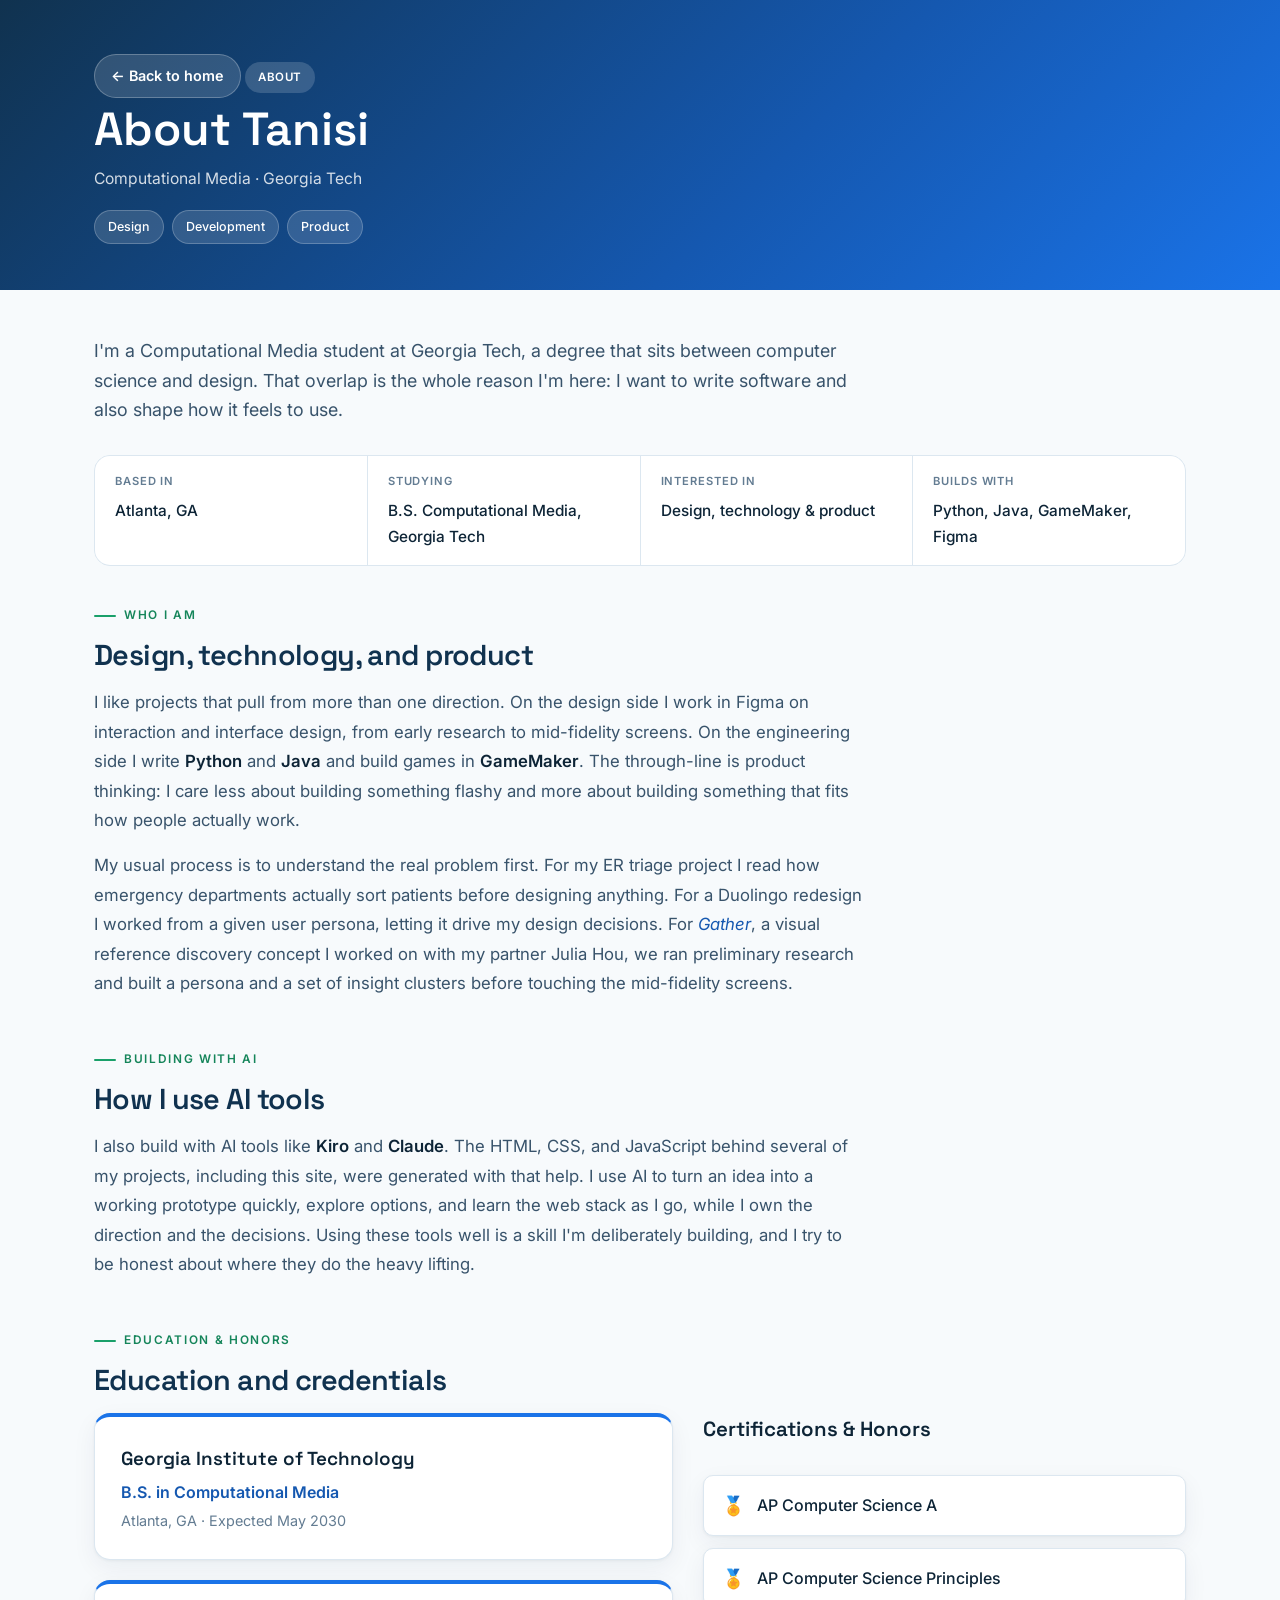
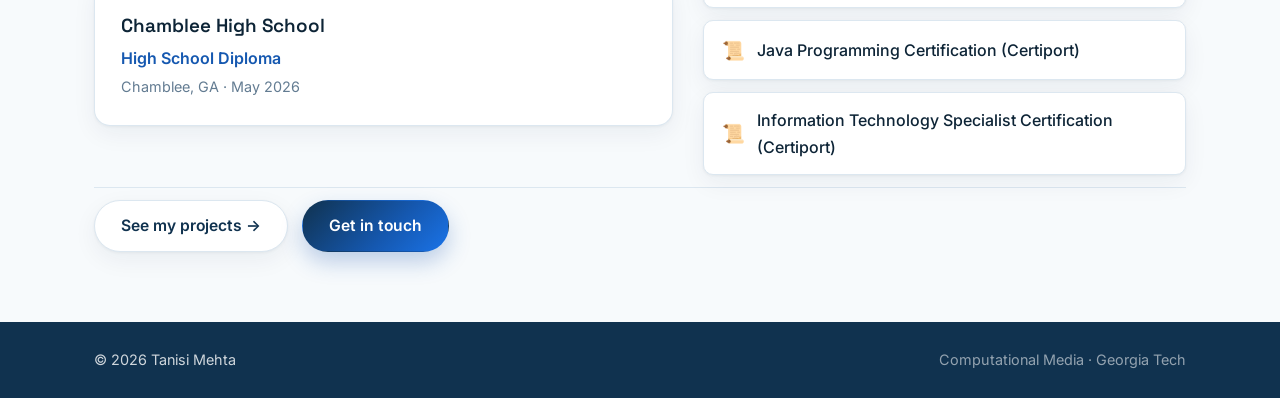
<file: about.html>
<!DOCTYPE html>
<html lang="en">
<head>
  <meta charset="UTF-8" />
  <meta name="viewport" content="width=device-width, initial-scale=1.0" />
  <meta name="description" content="More about Tanisi Mehta, a Computational Media student at Georgia Tech working across design, technology, and product." />
  <meta name="author" content="Tanisi Mehta" />
  <title>About · Tanisi Mehta</title>
  <link rel="preconnect" href="https://fonts.googleapis.com" />
  <link rel="preconnect" href="https://fonts.gstatic.com" crossorigin />
  <link href="https://fonts.googleapis.com/css2?family=Space+Grotesk:wght@400;500;600;700&family=Inter:wght@400;500;600;700&display=swap" rel="stylesheet" />
  <link rel="stylesheet" href="css/styles.css" />
  <link rel="icon" href="data:image/svg+xml,<svg xmlns='http://www.w3.org/2000/svg' viewBox='0 0 100 100'><defs><linearGradient id='g' x1='0' y1='0' x2='1' y2='1'><stop offset='0' stop-color='%231a73e8'/><stop offset='1' stop-color='%231aa06a'/></linearGradient></defs><rect width='100' height='100' rx='26' fill='url(%23g)'/><rect x='30' y='29' width='40' height='9' rx='4.5' fill='white'/><rect x='45.5' y='29' width='9' height='42' rx='4.5' fill='white'/></svg>" />
</head>
<body>
  <a class="skip-link" href="#main">Skip to content</a>

  <header class="detail-hero">
    <div class="wrap">
      <a class="detail-hero__back" href="index.html">← Back to home</a>
      <span class="detail-hero__tag">About</span>
      <h1 class="detail-hero__title">About Tanisi</h1>
      <p class="detail-hero__meta">Computational Media · Georgia Tech</p>
      <div class="detail-hero__stack">
        <span>Design</span><span>Development</span><span>Product</span>
      </div>
    </div>
  </header>

  <main id="main" class="detail">
    <div class="wrap">
      <p class="detail__pitch">
        I'm a Computational Media student at Georgia Tech, a degree that sits between computer science
        and design. That overlap is the whole reason I'm here: I want to write software and also shape
        how it feels to use.
      </p>

      <div class="cs-meta">
        <div class="cs-meta__item"><span class="cs-meta__label">Based in</span><span class="cs-meta__value">Atlanta, GA</span></div>
        <div class="cs-meta__item"><span class="cs-meta__label">Studying</span><span class="cs-meta__value">B.S. Computational Media, Georgia Tech</span></div>
        <div class="cs-meta__item"><span class="cs-meta__label">Interested in</span><span class="cs-meta__value">Design, technology &amp; product</span></div>
        <div class="cs-meta__item"><span class="cs-meta__label">Builds with</span><span class="cs-meta__value">Python, Java, GameMaker, Figma</span></div>
      </div>

      <section class="cs-section">
        <p class="cs-section__kicker">Who I am</p>
        <h2 class="cs-section__title">Design, technology, and product</h2>
        <p class="cs-prose">
          I like projects that pull from more than one direction. On the design side I work in Figma on
          interaction and interface design, from early research to mid-fidelity screens. On the
          engineering side I write <strong>Python</strong> and <strong>Java</strong> and build games in
          <strong>GameMaker</strong>. The through-line is product thinking: I care less about building
          something flashy and more about building something that fits how people actually work.
        </p>
        <p class="cs-prose">
          My usual process is to understand the real problem first. For my ER triage project I read how
          emergency departments actually sort patients before designing anything. For a Duolingo redesign
          I worked from a given user persona, letting it drive my design decisions. For <em>Gather</em>, a visual reference discovery concept I worked
          on with my partner Julia Hou, we ran preliminary research and built a persona and a set of
          insight clusters before touching the mid-fidelity screens.
        </p>
      </section>

      <section class="cs-section">
        <p class="cs-section__kicker">Building with AI</p>
        <h2 class="cs-section__title">How I use AI tools</h2>
        <p class="cs-prose">
          I also build with AI tools like <strong>Kiro</strong> and <strong>Claude</strong>. The HTML,
          CSS, and JavaScript behind several of my projects, including this site, were generated with
          that help. I use AI to turn an idea into a working prototype quickly, explore options, and
          learn the web stack as I go, while I own the direction and the decisions. Using these tools
          well is a skill I'm deliberately building, and I try to be honest about where they do the
          heavy lifting.
        </p>
      </section>

      <section class="cs-section">
        <p class="cs-section__kicker">Education &amp; honors</p>
        <h2 class="cs-section__title">Education and credentials</h2>
        <div class="edu__grid">
          <div class="edu__col">
            <article class="edu__card">
              <h3>Georgia Institute of Technology</h3>
              <p class="edu__deg">B.S. in Computational Media</p>
              <p class="edu__meta">Atlanta, GA · Expected May 2030</p>
            </article>
            <article class="edu__card">
              <h3>Chamblee High School</h3>
              <p class="edu__deg">High School Diploma</p>
              <p class="edu__meta">Chamblee, GA · May 2026</p>
            </article>
          </div>
          <div class="edu__col">
            <h3 class="edu__subhead">Certifications &amp; Honors</h3>
            <ul class="honors">
              <li><span>🏅</span> AP Computer Science A</li>
              <li><span>🏅</span> AP Computer Science Principles</li>
              <li><span>📜</span> Java Programming Certification (Certiport)</li>
              <li><span>📜</span> Information Technology Specialist Certification (Certiport)</li>
            </ul>
          </div>
        </div>
      </section>

      <div class="detail__nav">
        <a class="btn btn--ghost" href="projects.html">See my projects →</a>
        <a class="btn btn--primary" href="index.html#contact">Get in touch</a>
      </div>
    </div>
  </main>

  <footer class="footer">
    <div class="wrap footer__inner">
      <span>© <span id="year"></span> Tanisi Mehta</span>
      <span class="footer__made">Computational Media · Georgia Tech</span>
    </div>
  </footer>
  <script>document.getElementById('year').textContent = new Date().getFullYear();</script>
</body>
</html>
</file>
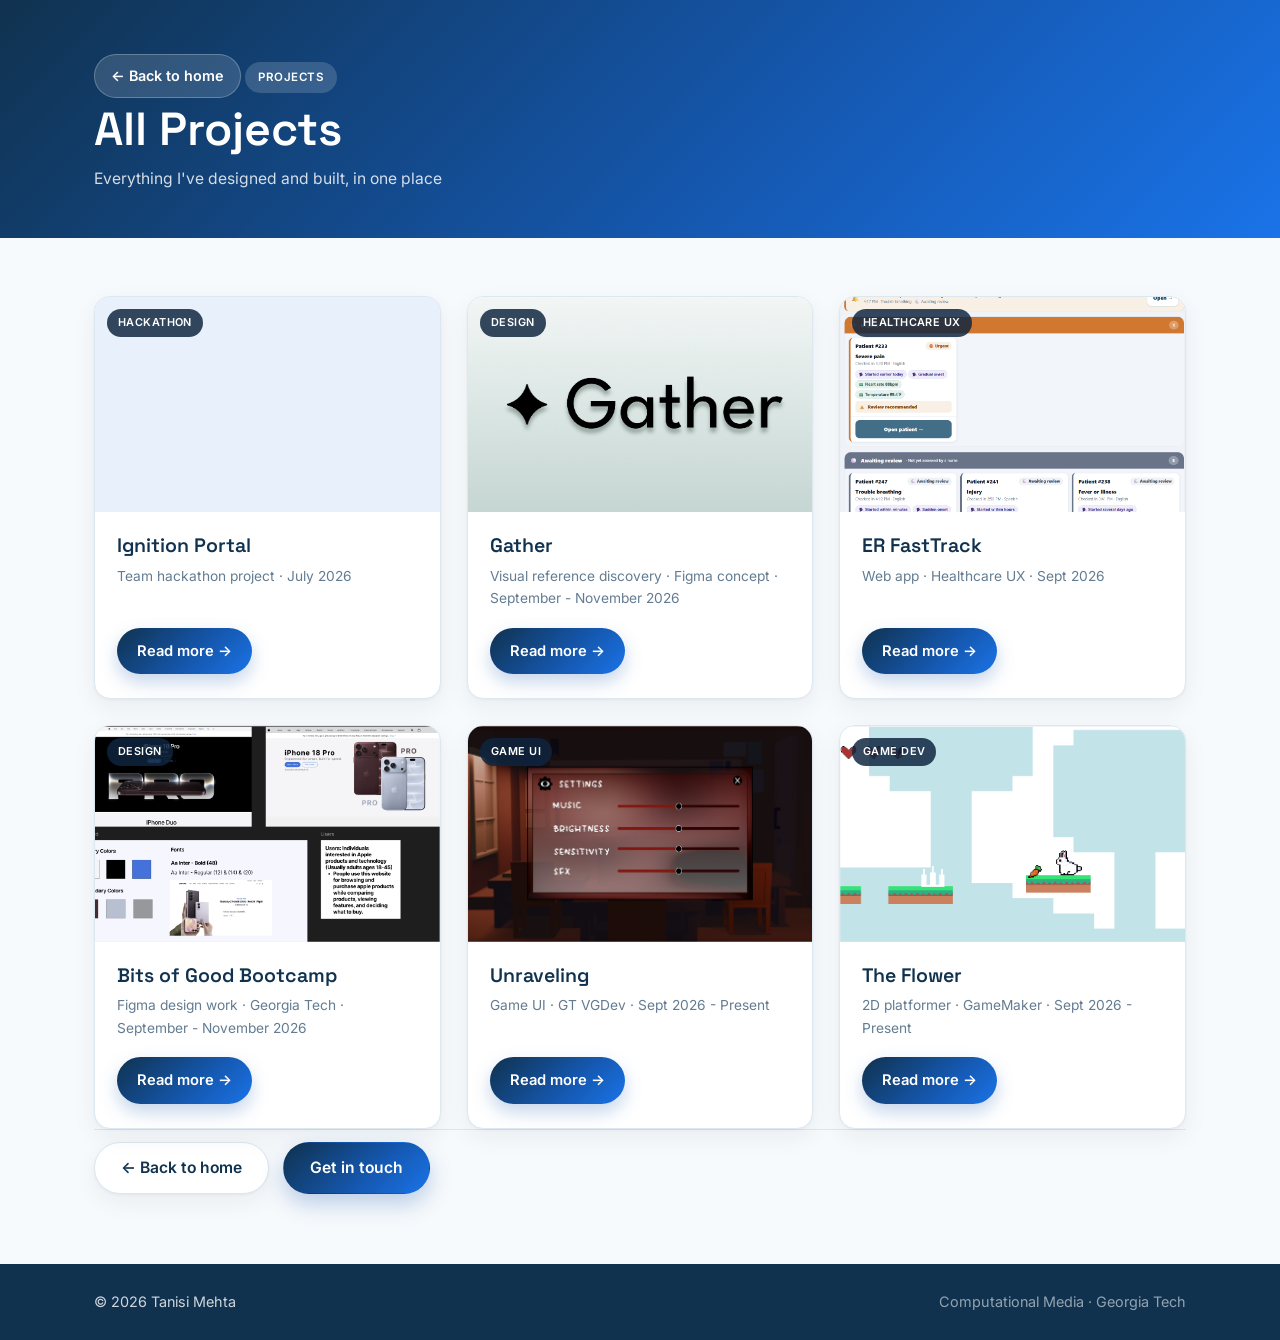
<file: projects.html>
<!DOCTYPE html>
<html lang="en">
<head>
  <meta charset="UTF-8" />
  <meta name="viewport" content="width=device-width, initial-scale=1.0" />
  <meta name="description" content="All of Tanisi Mehta's projects: Ignition Portal, Gather, ER FastTrack, Bits of Good, Unraveling, and The Flower." />
  <meta name="author" content="Tanisi Mehta" />
  <title>All Projects · Tanisi Mehta</title>
  <link rel="preconnect" href="https://fonts.googleapis.com" />
  <link rel="preconnect" href="https://fonts.gstatic.com" crossorigin />
  <link href="https://fonts.googleapis.com/css2?family=Space+Grotesk:wght@400;500;600;700&family=Inter:wght@400;500;600;700&display=swap" rel="stylesheet" />
  <link rel="stylesheet" href="css/styles.css" />
  <link rel="icon" href="data:image/svg+xml,<svg xmlns='http://www.w3.org/2000/svg' viewBox='0 0 100 100'><defs><linearGradient id='g' x1='0' y1='0' x2='1' y2='1'><stop offset='0' stop-color='%231a73e8'/><stop offset='1' stop-color='%231aa06a'/></linearGradient></defs><rect width='100' height='100' rx='26' fill='url(%23g)'/><rect x='30' y='29' width='40' height='9' rx='4.5' fill='white'/><rect x='45.5' y='29' width='9' height='42' rx='4.5' fill='white'/></svg>" />
</head>
<body>
  <a class="skip-link" href="#main">Skip to content</a>

  <header class="detail-hero">
    <div class="wrap">
      <a class="detail-hero__back" href="index.html">← Back to home</a>
      <span class="detail-hero__tag">Projects</span>
      <h1 class="detail-hero__title">All Projects</h1>
      <p class="detail-hero__meta">Everything I've designed and built, in one place</p>
    </div>
  </header>

  <main id="main" class="detail">
    <div class="wrap">
      <div class="tiles">

        <!-- Ignition Portal -->
        <article class="tile reveal">
          <div class="tile__media">
            <span class="tile__tag">Hackathon</span>
            <video muted playsinline preload="metadata" aria-label="Ignition Portal onboarding demo preview">
              <source src="images/Website-Demo.mp4" type="video/mp4" />
            </video>
          </div>
          <div class="tile__body">
            <h3 class="tile__title">Ignition Portal</h3>
            <p class="tile__meta">Team hackathon project · July 2026</p>
            <div class="tile__cta"><a class="tile__btn" href="projects/gt-ignite.html">Read more →</a></div>
          </div>
        </article>

        <!-- Gather -->
        <article class="tile reveal">
          <div class="tile__media">
            <span class="tile__tag">Design</span>
            <img src="images/Gather-Photocard.png" alt="Gather photocard" loading="lazy" />
          </div>
          <div class="tile__body">
            <h3 class="tile__title">Gather</h3>
            <p class="tile__meta">Visual reference discovery · Figma concept · September - November 2026</p>
            <div class="tile__cta"><a class="tile__btn" href="projects/gather.html">Read more →</a></div>
          </div>
        </article>

        <!-- ER FastTrack -->
        <article class="tile reveal">
          <div class="tile__media">
            <span class="tile__tag">Healthcare UX</span>
            <img src="images/ER-ss.png" alt="Screenshot of the ER FastTrack triage-support prototype" loading="lazy" />
          </div>
          <div class="tile__body">
            <h3 class="tile__title">ER FastTrack</h3>
            <p class="tile__meta">Web app · Healthcare UX · Sept 2026</p>
            <div class="tile__cta"><a class="tile__btn" href="projects/er-fasttrack.html">Read more →</a></div>
          </div>
        </article>

        <!-- Bits of Good -->
        <article class="tile reveal">
          <div class="tile__media">
            <span class="tile__tag">Design</span>
            <img src="images/Figma-AppleDesign.png" alt="Apple-inspired interface design created in Figma during the Bits of Good bootcamp" loading="lazy" />
          </div>
          <div class="tile__body">
            <h3 class="tile__title">Bits of Good Bootcamp</h3>
            <p class="tile__meta">Figma design work · Georgia Tech · September - November 2026</p>
            <div class="tile__cta"><a class="tile__btn" href="projects/bits-of-good.html">Read more →</a></div>
          </div>
        </article>

        <!-- Unraveling -->
        <article class="tile reveal">
          <div class="tile__media">
            <span class="tile__tag">Game UI</span>
            <img src="images/Settings-Unravel.png" alt="Unraveling settings menu with Music, Brightness, Sensitivity, and SFX sliders" loading="lazy" />
          </div>
          <div class="tile__body">
            <h3 class="tile__title">Unraveling</h3>
            <p class="tile__meta">Game UI · GT VGDev · Sept 2026 - Present</p>
            <div class="tile__cta"><a class="tile__btn" href="projects/unraveling.html">Read more →</a></div>
          </div>
        </article>

        <!-- The Flower -->
        <article class="tile reveal">
          <div class="tile__media">
            <span class="tile__tag">Game Dev</span>
            <img src="images/TheFlowerGame-ss.png" alt="Screenshot from The Flower 2D platformer game" loading="lazy" />
          </div>
          <div class="tile__body">
            <h3 class="tile__title">The Flower</h3>
            <p class="tile__meta">2D platformer · GameMaker · Sept 2026 - Present</p>
            <div class="tile__cta"><a class="tile__btn" href="projects/the-flower.html">Read more →</a></div>
          </div>
        </article>

      </div>

      <div class="detail__nav">
        <a class="btn btn--ghost" href="index.html">← Back to home</a>
        <a class="btn btn--primary" href="index.html#contact">Get in touch</a>
      </div>
    </div>
  </main>

  <footer class="footer">
    <div class="wrap footer__inner">
      <span>© <span id="year"></span> Tanisi Mehta</span>
      <span class="footer__made">Computational Media · Georgia Tech</span>
    </div>
  </footer>
  <script src="js/main.js"></script>
</body>
</html>
</file>
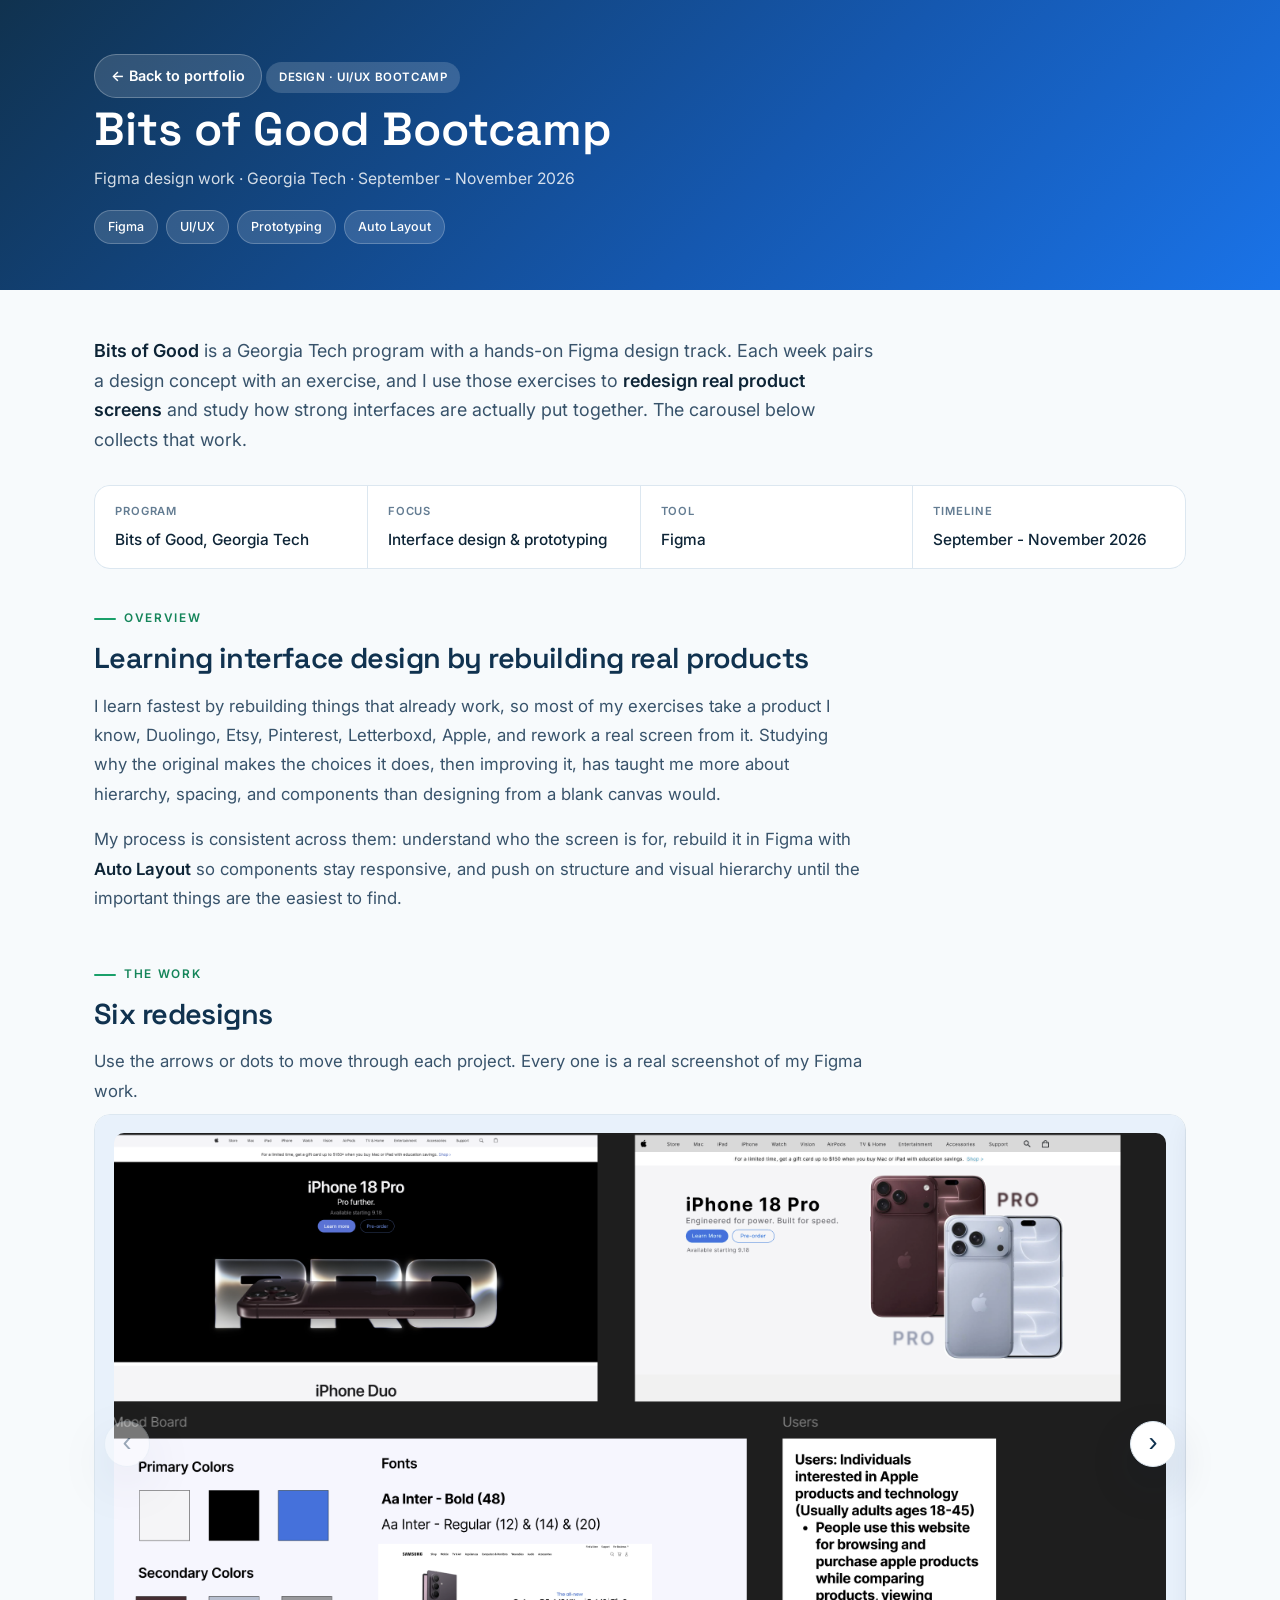
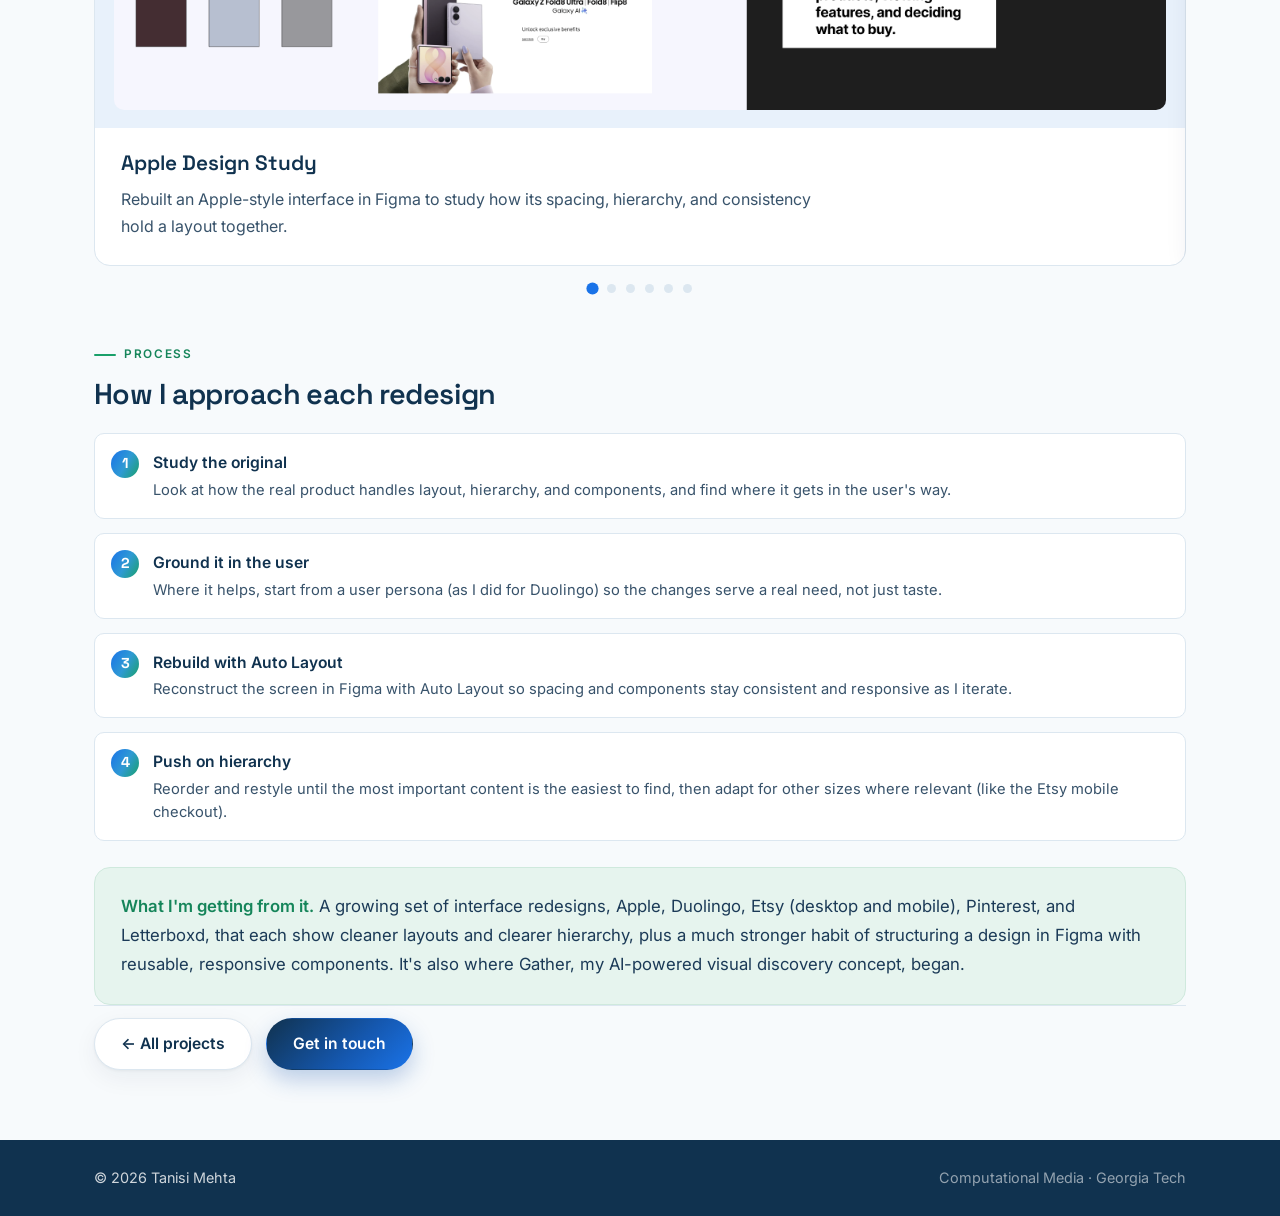
<file: projects/bits-of-good.html>
<!DOCTYPE html>
<html lang="en">
<head>
  <meta charset="UTF-8" />
  <meta name="viewport" content="width=device-width, initial-scale=1.0" />
  <meta name="description" content="Bits of Good Figma Bootcamp · interface redesign work by Tanisi Mehta at Georgia Tech." />
  <meta name="author" content="Tanisi Mehta" />
  <title>Bits of Good Bootcamp · Tanisi Mehta</title>
  <link rel="preconnect" href="https://fonts.googleapis.com" />
  <link rel="preconnect" href="https://fonts.gstatic.com" crossorigin />
  <link href="https://fonts.googleapis.com/css2?family=Space+Grotesk:wght@400;500;600;700&family=Inter:wght@400;500;600;700&display=swap" rel="stylesheet" />
  <link rel="stylesheet" href="../css/styles.css" />
  <link rel="icon" href="data:image/svg+xml,<svg xmlns='http://www.w3.org/2000/svg' viewBox='0 0 100 100'><defs><linearGradient id='g' x1='0' y1='0' x2='1' y2='1'><stop offset='0' stop-color='%231a73e8'/><stop offset='1' stop-color='%231aa06a'/></linearGradient></defs><rect width='100' height='100' rx='26' fill='url(%23g)'/><rect x='30' y='29' width='40' height='9' rx='4.5' fill='white'/><rect x='45.5' y='29' width='9' height='42' rx='4.5' fill='white'/></svg>" />
</head>
<body>
  <a class="skip-link" href="#main">Skip to content</a>

  <header class="detail-hero">
    <div class="wrap">
      <a class="detail-hero__back" href="../index.html#projects">← Back to portfolio</a>
      <span class="detail-hero__tag">Design · UI/UX Bootcamp</span>
      <h1 class="detail-hero__title">Bits of Good Bootcamp</h1>
      <p class="detail-hero__meta">Figma design work · Georgia Tech · September - November 2026</p>
      <div class="detail-hero__stack">
        <span>Figma</span><span>UI/UX</span><span>Prototyping</span><span>Auto Layout</span>
      </div>
    </div>
  </header>

  <main id="main" class="detail">
    <div class="wrap">
      <p class="detail__pitch">
        <strong>Bits of Good</strong> is a Georgia Tech program with a hands-on Figma design track.
        Each week pairs a design concept with an exercise, and I use those exercises to
        <strong>redesign real product screens</strong> and study how strong interfaces are actually
        put together. The carousel below collects that work.
      </p>

      <div class="cs-meta">
        <div class="cs-meta__item"><span class="cs-meta__label">Program</span><span class="cs-meta__value">Bits of Good, Georgia Tech</span></div>
        <div class="cs-meta__item"><span class="cs-meta__label">Focus</span><span class="cs-meta__value">Interface design &amp; prototyping</span></div>
        <div class="cs-meta__item"><span class="cs-meta__label">Tool</span><span class="cs-meta__value">Figma</span></div>
        <div class="cs-meta__item"><span class="cs-meta__label">Timeline</span><span class="cs-meta__value">September - November 2026</span></div>
      </div>

      <section class="cs-section">
        <p class="cs-section__kicker">Overview</p>
        <h2 class="cs-section__title">Learning interface design by rebuilding real products</h2>
        <p class="cs-prose">
          I learn fastest by rebuilding things that already work, so most of my exercises take a
          product I know, Duolingo, Etsy, Pinterest, Letterboxd, Apple, and rework a real screen from
          it. Studying why the original makes the choices it does, then improving it, has taught me
          more about hierarchy, spacing, and components than designing from a blank canvas would.
        </p>
        <p class="cs-prose">
          My process is consistent across them: understand who the screen is for, rebuild it in Figma
          with <strong>Auto Layout</strong> so components stay responsive, and push on structure and
          visual hierarchy until the important things are the easiest to find.
        </p>
      </section>

      <section class="cs-section">
        <p class="cs-section__kicker">The work</p>
        <h2 class="cs-section__title">Six redesigns</h2>
        <p class="cs-prose">
          Use the arrows or dots to move through each project. Every one is a real screenshot of my
          Figma work.
        </p>
      </section>

      <!-- Design gallery: interactive carousel (one project at a time) -->
      <section class="carousel" id="designCarousel" aria-roledescription="carousel" aria-label="Design projects">
        <div class="carousel__viewport">
          <ul class="carousel__track" id="carouselTrack">

            <li class="slide" role="group" aria-roledescription="slide" aria-label="1 of 6">
              <figure class="slide__inner">
                <div class="slide__media">
                  <img src="../images/Figma-AppleDesign.png" alt="Apple-inspired interface design created in Figma during the Bits of Good bootcamp" />
                </div>
                <figcaption class="slide__body">
                  <h3 class="slide__title">Apple Design Study</h3>
                  <p class="slide__desc">Rebuilt an Apple-style interface in Figma to study how its spacing, hierarchy, and consistency hold a layout together.</p>
                </figcaption>
              </figure>
            </li>

            <li class="slide" role="group" aria-roledescription="slide" aria-label="2 of 6">
              <figure class="slide__inner">
                <div class="slide__media">
                  <img src="../images/Duolingo-Redesign-2.png" alt="Duolingo user persona and before/after profile page redesign created in Figma" />
                </div>
                <figcaption class="slide__body">
                  <h3 class="slide__title">Duolingo: Profile Redesign</h3>
                  <p class="slide__desc">Wrote a user persona, then redesigned the profile pages around it so progress and key stats are easier to find. Shown before and after.</p>
                </figcaption>
              </figure>
            </li>

            <li class="slide" role="group" aria-roledescription="slide" aria-label="3 of 6">
              <figure class="slide__inner">
                <div class="slide__media">
                  <img src="../images/Etsy-Checkout.png" alt="Redesigned Etsy checkout screen built with Auto Layout in Figma, shown before and after" />
                </div>
                <figcaption class="slide__body">
                  <h3 class="slide__title">Etsy: Checkout Redesign</h3>
                  <p class="slide__desc">Rebuilt the desktop checkout in Figma with Auto Layout for a cleaner structure. Shown next to the original as a before and after.</p>
                </figcaption>
              </figure>
            </li>

            <li class="slide" role="group" aria-roledescription="slide" aria-label="4 of 6">
              <figure class="slide__inner">
                <div class="slide__media">
                  <img src="../images/Etsy-ResponsiveDesign.png" alt="Etsy checkout adapted from a desktop layout to a mobile phone layout in Figma" />
                </div>
                <figcaption class="slide__body">
                  <h3 class="slide__title">Etsy Checkout: Responsive Design</h3>
                  <p class="slide__desc">Adapted my desktop checkout design for mobile, reflowing the cart and payment summary into a single-column phone layout.</p>
                </figcaption>
              </figure>
            </li>

            <li class="slide" role="group" aria-roledescription="slide" aria-label="5 of 6">
              <figure class="slide__inner">
                <div class="slide__media">
                  <img src="../images/Pinterest-Redesign-2.png" alt="Pinterest onboarding prototype showing the login, interest quiz, and category-selection flow in Figma" />
                </div>
                <figcaption class="slide__body">
                  <h3 class="slide__title">Pinterest: Onboarding Prototype</h3>
                  <p class="slide__desc">Designed the login flow and category-selection experience, mapping how a new user moves from sign-in through an interest quiz to a personalized feed.</p>
                </figcaption>
              </figure>
            </li>

            <li class="slide" role="group" aria-roledescription="slide" aria-label="6 of 6">
              <figure class="slide__inner">
                <div class="slide__media">
                  <img src="../images/LetterBoxd-SearchPage.png" alt="Letterboxd search page redesign with filters and search results, designed in Figma" />
                </div>
                <figcaption class="slide__body">
                  <h3 class="slide__title">Letterboxd: Search UI Redesign</h3>
                  <p class="slide__desc">Created an updated search page with filters and a more cohesive interface, from the empty search state to filtered results.</p>
                </figcaption>
              </figure>
            </li>

          </ul>
        </div>

        <button class="carousel__arrow carousel__arrow--prev" id="carouselPrev" type="button" aria-label="Previous project">
          <span aria-hidden="true">&#8249;</span>
        </button>
        <button class="carousel__arrow carousel__arrow--next" id="carouselNext" type="button" aria-label="Next project">
          <span aria-hidden="true">&#8250;</span>
        </button>

        <div class="carousel__dots" id="carouselDots" role="tablist" aria-label="Choose project"></div>
      </section>

      <!-- No-JS fallback: a simple stacked list so content is never hidden -->
      <noscript>
        <style>
          .carousel__viewport { overflow: visible; }
          .carousel__track { display: block; }
          .slide { width: 100% !important; scroll-snap-align: none; }
          .carousel__arrow, .carousel__dots { display: none; }
          .slide + .slide { margin-top: 20px; }
        </style>
      </noscript>

      <section class="cs-section">
        <p class="cs-section__kicker">Process</p>
        <h2 class="cs-section__title">How I approach each redesign</h2>
        <ol class="cs-steps">
          <li><h4>Study the original</h4><p>Look at how the real product handles layout, hierarchy, and components, and find where it gets in the user's way.</p></li>
          <li><h4>Ground it in the user</h4><p>Where it helps, start from a user persona (as I did for Duolingo) so the changes serve a real need, not just taste.</p></li>
          <li><h4>Rebuild with Auto Layout</h4><p>Reconstruct the screen in Figma with Auto Layout so spacing and components stay consistent and responsive as I iterate.</p></li>
          <li><h4>Push on hierarchy</h4><p>Reorder and restyle until the most important content is the easiest to find, then adapt for other sizes where relevant (like the Etsy mobile checkout).</p></li>
        </ol>
      </section>

      <div class="cs-outcome">
        <p class="cs-prose">
          <strong>What I'm getting from it.</strong> A growing set of interface redesigns, Apple,
          Duolingo, Etsy (desktop and mobile), Pinterest, and Letterboxd, that each show cleaner
          layouts and clearer hierarchy, plus a much stronger habit of structuring a design in Figma
          with reusable, responsive components. It's also where <a href="gather.html">Gather</a>,
          my AI-powered visual discovery concept, began.
        </p>
      </div>

      <div class="detail__nav">
        <a class="btn btn--ghost" href="../projects.html">← All projects</a>
        <a class="btn btn--primary" href="../index.html#contact">Get in touch</a>
      </div>
    </div>
  </main>

  <footer class="footer">
    <div class="wrap footer__inner">
      <span>© <span id="year"></span> Tanisi Mehta</span>
      <span class="footer__made">Computational Media · Georgia Tech</span>
    </div>
  </footer>
  <script>document.getElementById('year').textContent = new Date().getFullYear();</script>

  <!-- Design carousel: arrows, dots, keyboard, and swipe (scroll-snap) -->
  <script>
  (function () {
    "use strict";
    var root = document.getElementById("designCarousel");
    if (!root) return;
    var track = document.getElementById("carouselTrack");
    var slides = Array.prototype.slice.call(track.querySelectorAll(".slide"));
    var prev = document.getElementById("carouselPrev");
    var next = document.getElementById("carouselNext");
    var dotsWrap = document.getElementById("carouselDots");
    if (!slides.length) return;

    var index = 0;

    // Build dot indicators
    var dots = slides.map(function (slide, i) {
      var b = document.createElement("button");
      b.type = "button";
      b.setAttribute("role", "tab");
      b.setAttribute("aria-label", "Go to project " + (i + 1));
      b.addEventListener("click", function () { goTo(i); });
      dotsWrap.appendChild(b);
      return b;
    });

    function clamp(i) { return Math.max(0, Math.min(slides.length - 1, i)); }

    function update() {
      dots.forEach(function (d, i) {
        d.setAttribute("aria-selected", i === index ? "true" : "false");
      });
      slides.forEach(function (s, i) {
        s.setAttribute("aria-hidden", i === index ? "false" : "true");
      });
      prev.disabled = index === 0;
      next.disabled = index === slides.length - 1;
    }

    function goTo(i) {
      index = clamp(i);
      // Scroll the track so the target slide is in view (snap handles the rest).
      track.scrollTo({ left: slides[index].offsetLeft - track.offsetLeft, behavior: "smooth" });
      update();
    }

    prev.addEventListener("click", function () { goTo(index - 1); });
    next.addEventListener("click", function () { goTo(index + 1); });

    // Keyboard arrows when the carousel has focus
    root.addEventListener("keydown", function (e) {
      if (e.key === "ArrowLeft") { e.preventDefault(); goTo(index - 1); }
      else if (e.key === "ArrowRight") { e.preventDefault(); goTo(index + 1); }
    });

    // Keep the active dot/arrows in sync when the user swipes/scrolls (touch).
    var scrollTimer = null;
    track.addEventListener("scroll", function () {
      if (scrollTimer) window.clearTimeout(scrollTimer);
      scrollTimer = window.setTimeout(function () {
        var mid = track.scrollLeft + track.clientWidth / 2;
        var nearest = 0;
        var best = Infinity;
        slides.forEach(function (s, i) {
          var center = s.offsetLeft - track.offsetLeft + s.offsetWidth / 2;
          var dist = Math.abs(center - mid);
          if (dist < best) { best = dist; nearest = i; }
        });
        if (nearest !== index) { index = nearest; update(); }
      }, 90);
    }, { passive: true });

    // Re-center the current slide if the viewport is resized.
    window.addEventListener("resize", function () {
      track.scrollTo({ left: slides[index].offsetLeft - track.offsetLeft, behavior: "auto" });
    });

    update();
  })();
  </script>
</body>
</html>
</file>
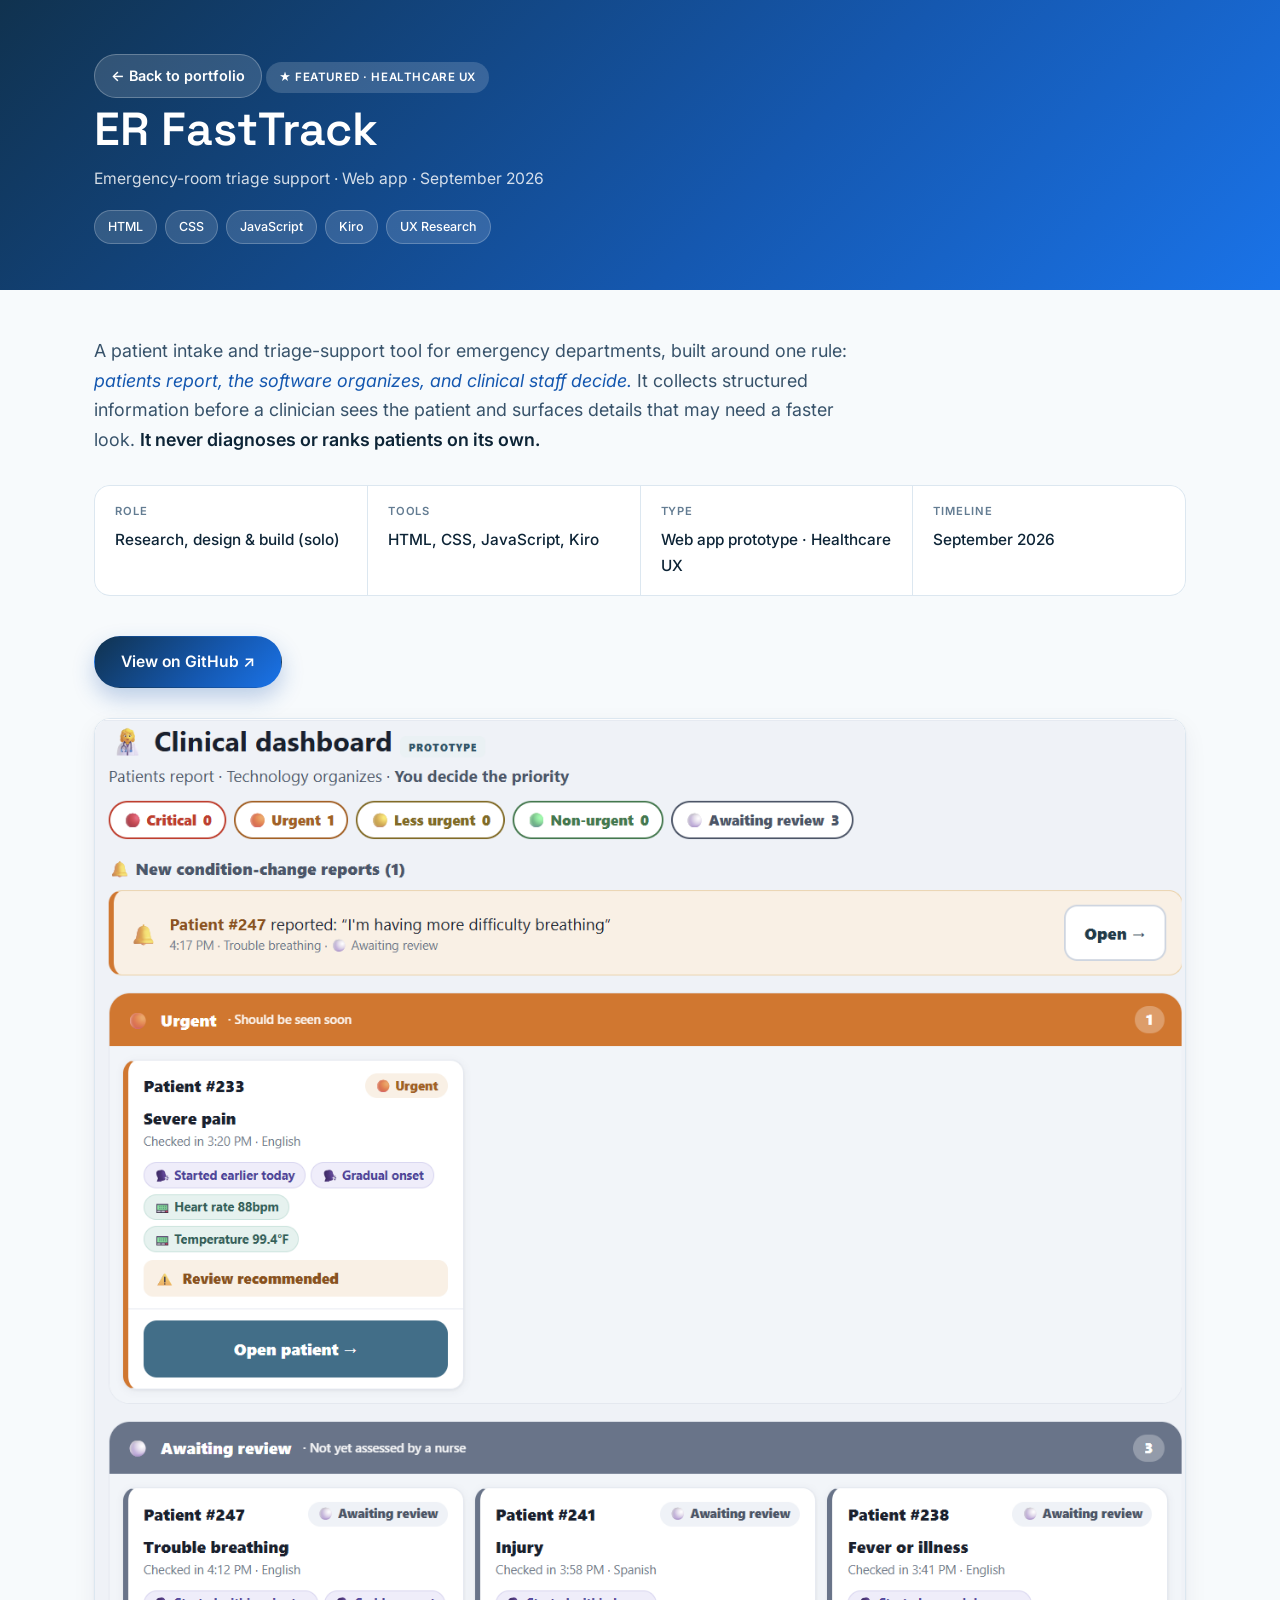
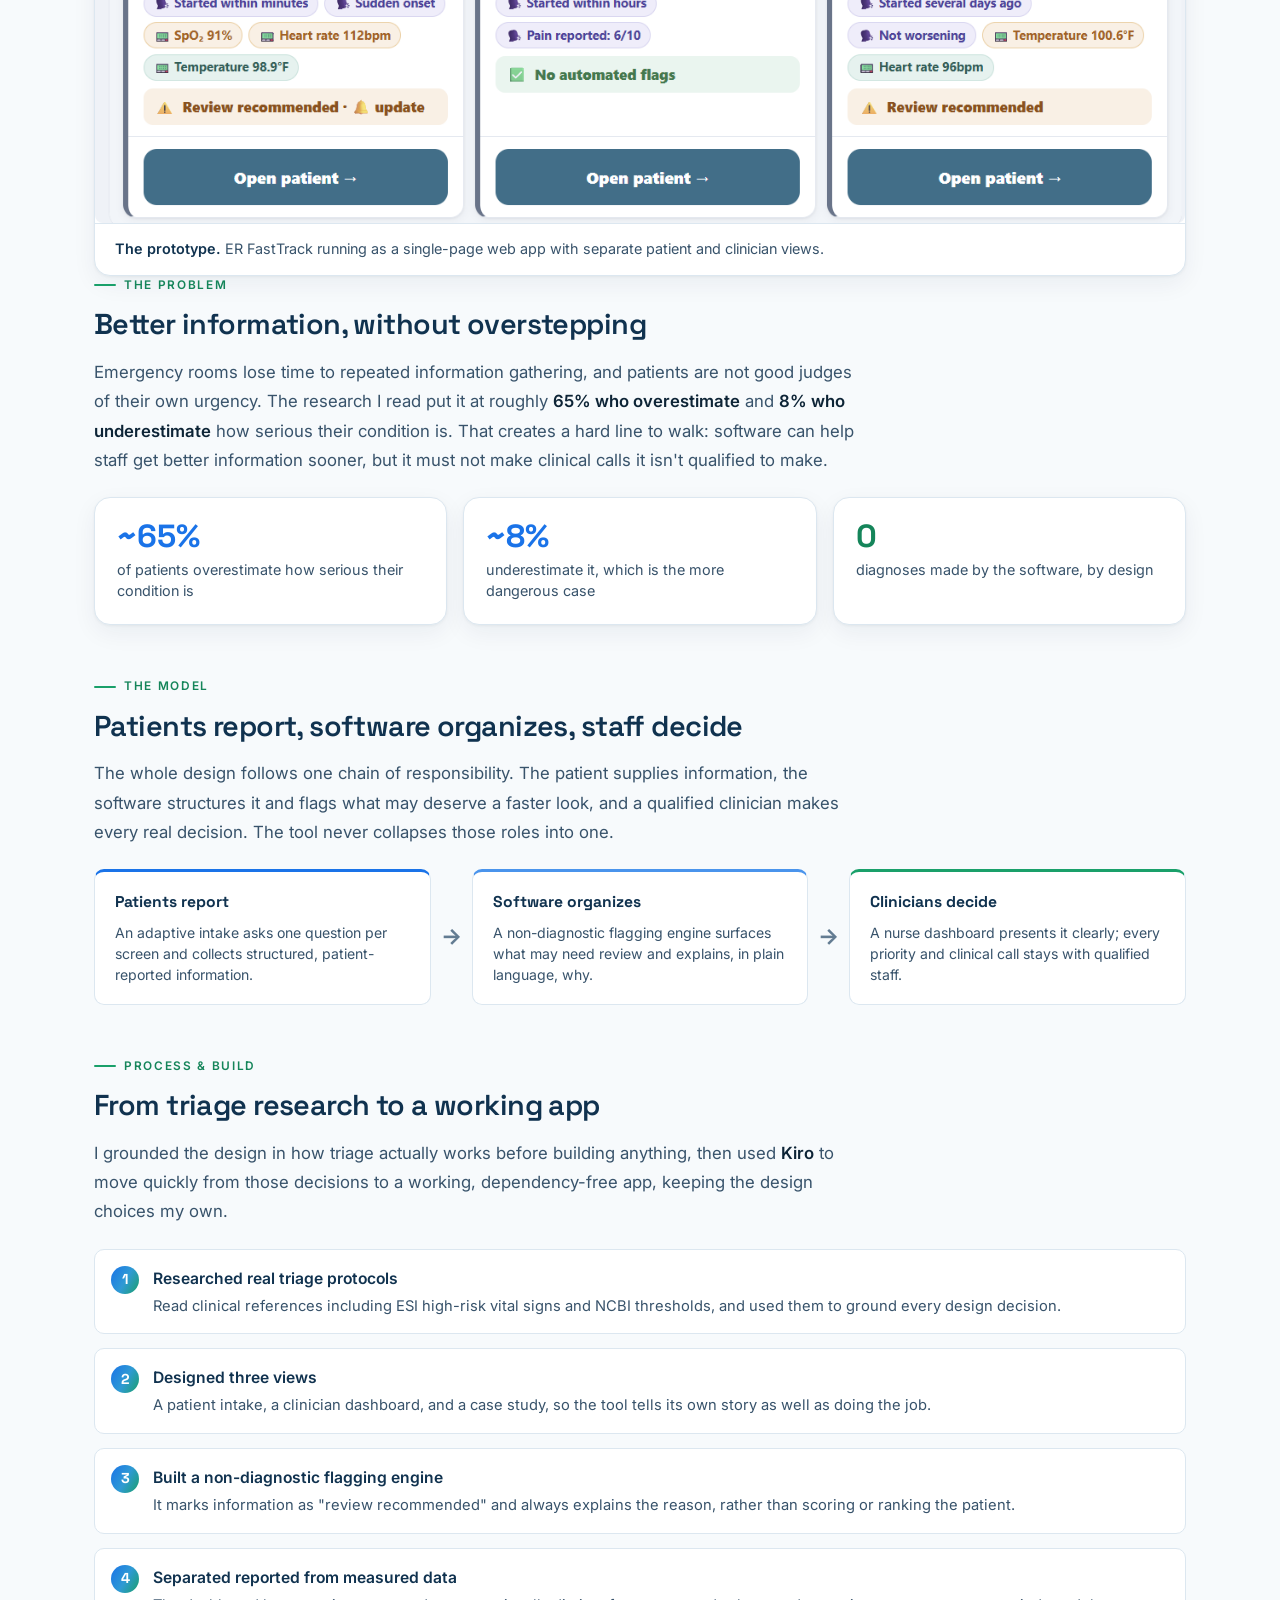
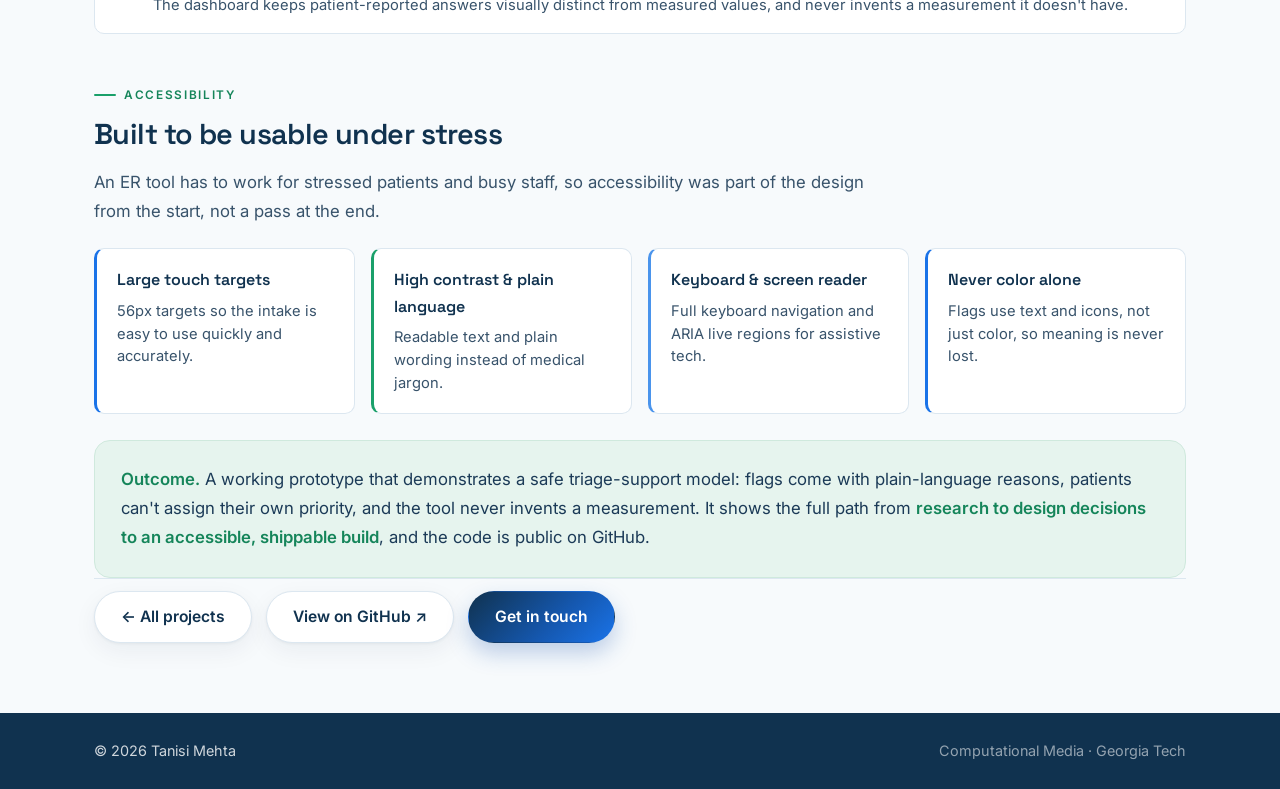
<file: projects/er-fasttrack.html>
<!DOCTYPE html>
<html lang="en">
<head>
  <meta charset="UTF-8" />
  <meta name="viewport" content="width=device-width, initial-scale=1.0" />
  <meta name="description" content="ER FastTrack is an accessible, non-diagnostic emergency-room triage-support prototype by Tanisi Mehta, built with Kiro." />
  <meta name="author" content="Tanisi Mehta" />
  <title>ER FastTrack · Tanisi Mehta</title>
  <link rel="preconnect" href="https://fonts.googleapis.com" />
  <link rel="preconnect" href="https://fonts.gstatic.com" crossorigin />
  <link href="https://fonts.googleapis.com/css2?family=Space+Grotesk:wght@400;500;600;700&family=Inter:wght@400;500;600;700&display=swap" rel="stylesheet" />
  <link rel="stylesheet" href="../css/styles.css" />
  <link rel="icon" href="data:image/svg+xml,<svg xmlns='http://www.w3.org/2000/svg' viewBox='0 0 100 100'><defs><linearGradient id='g' x1='0' y1='0' x2='1' y2='1'><stop offset='0' stop-color='%231a73e8'/><stop offset='1' stop-color='%231aa06a'/></linearGradient></defs><rect width='100' height='100' rx='26' fill='url(%23g)'/><rect x='30' y='29' width='40' height='9' rx='4.5' fill='white'/><rect x='45.5' y='29' width='9' height='42' rx='4.5' fill='white'/></svg>" />
</head>
<body>
  <a class="skip-link" href="#main">Skip to content</a>

  <header class="detail-hero">
    <div class="wrap">
      <a class="detail-hero__back" href="../index.html#projects">← Back to portfolio</a>
      <span class="detail-hero__tag">★ Featured · Healthcare UX</span>
      <h1 class="detail-hero__title">ER FastTrack</h1>
      <p class="detail-hero__meta">Emergency-room triage support · Web app · September 2026</p>
      <div class="detail-hero__stack">
        <span>HTML</span><span>CSS</span><span>JavaScript</span><span>Kiro</span><span>UX Research</span>
      </div>
    </div>
  </header>

  <main id="main" class="detail">
    <div class="wrap">
      <p class="detail__pitch">
        A patient intake and triage-support tool for emergency departments, built around one rule:
        <em>patients report, the software organizes, and clinical staff decide.</em> It collects
        structured information before a clinician sees the patient and surfaces details that may
        need a faster look. <strong>It never diagnoses or ranks patients on its own.</strong>
      </p>

      <div class="cs-meta">
        <div class="cs-meta__item"><span class="cs-meta__label">Role</span><span class="cs-meta__value">Research, design &amp; build (solo)</span></div>
        <div class="cs-meta__item"><span class="cs-meta__label">Tools</span><span class="cs-meta__value">HTML, CSS, JavaScript, Kiro</span></div>
        <div class="cs-meta__item"><span class="cs-meta__label">Type</span><span class="cs-meta__value">Web app prototype · Healthcare UX</span></div>
        <div class="cs-meta__item"><span class="cs-meta__label">Timeline</span><span class="cs-meta__value">September 2026</span></div>
      </div>

      <p class="detail__actions">
        <a class="btn btn--primary" href="https://github.com/tmehta0202-debug/er-fasttrack" target="_blank" rel="noopener">View on GitHub ↗</a>
      </p>

      <figure class="cs-figure cs-figure--plain">
        <div class="cs-figure__frame"><img src="../images/ER-ss.png" alt="Screenshot of the ER FastTrack triage-support prototype interface" /></div>
        <figcaption class="cs-figure__cap"><strong>The prototype.</strong> ER FastTrack running as a single-page web app with separate patient and clinician views.</figcaption>
      </figure>

      <section class="cs-section">
        <p class="cs-section__kicker">The problem</p>
        <h2 class="cs-section__title">Better information, without overstepping</h2>
        <p class="cs-prose">
          Emergency rooms lose time to repeated information gathering, and patients are not good
          judges of their own urgency. The research I read put it at roughly
          <strong>65% who overestimate</strong> and <strong>8% who underestimate</strong> how serious
          their condition is. That creates a hard line to walk: software can help staff get better
          information sooner, but it must not make clinical calls it isn't qualified to make.
        </p>
        <div class="cs-stats">
          <div class="cs-stat"><div class="cs-stat__num">~65%</div><div class="cs-stat__lbl">of patients overestimate how serious their condition is</div></div>
          <div class="cs-stat"><div class="cs-stat__num">~8%</div><div class="cs-stat__lbl">underestimate it, which is the more dangerous case</div></div>
          <div class="cs-stat"><div class="cs-stat__num cs-stat__num--green">0</div><div class="cs-stat__lbl">diagnoses made by the software, by design</div></div>
        </div>
      </section>

      <section class="cs-section">
        <p class="cs-section__kicker">The model</p>
        <h2 class="cs-section__title">Patients report, software organizes, staff decide</h2>
        <p class="cs-prose">
          The whole design follows one chain of responsibility. The patient supplies information, the
          software structures it and flags what may deserve a faster look, and a qualified clinician
          makes every real decision. The tool never collapses those roles into one.
        </p>
        <div class="cs-flow">
          <div class="cs-flow__step"><h4>Patients report</h4><p>An adaptive intake asks one question per screen and collects structured, patient-reported information.</p></div>
          <div class="cs-flow__arrow" aria-hidden="true">→</div>
          <div class="cs-flow__step"><h4>Software organizes</h4><p>A non-diagnostic flagging engine surfaces what may need review and explains, in plain language, why.</p></div>
          <div class="cs-flow__arrow" aria-hidden="true">→</div>
          <div class="cs-flow__step"><h4>Clinicians decide</h4><p>A nurse dashboard presents it clearly; every priority and clinical call stays with qualified staff.</p></div>
        </div>
      </section>

      <section class="cs-section">
        <p class="cs-section__kicker">Process &amp; build</p>
        <h2 class="cs-section__title">From triage research to a working app</h2>
        <p class="cs-prose">
          I grounded the design in how triage actually works before building anything, then used
          <strong>Kiro</strong> to move quickly from those decisions to a working, dependency-free
          app, keeping the design choices my own.
        </p>
        <ol class="cs-steps">
          <li><h4>Researched real triage protocols</h4><p>Read clinical references including ESI high-risk vital signs and NCBI thresholds, and used them to ground every design decision.</p></li>
          <li><h4>Designed three views</h4><p>A patient intake, a clinician dashboard, and a case study, so the tool tells its own story as well as doing the job.</p></li>
          <li><h4>Built a non-diagnostic flagging engine</h4><p>It marks information as "review recommended" and always explains the reason, rather than scoring or ranking the patient.</p></li>
          <li><h4>Separated reported from measured data</h4><p>The dashboard keeps patient-reported answers visually distinct from measured values, and never invents a measurement it doesn't have.</p></li>
        </ol>
      </section>

      <section class="cs-section">
        <p class="cs-section__kicker">Accessibility</p>
        <h2 class="cs-section__title">Built to be usable under stress</h2>
        <p class="cs-prose">
          An ER tool has to work for stressed patients and busy staff, so accessibility was part of
          the design from the start, not a pass at the end.
        </p>
        <div class="cs-grid">
          <div class="cs-grid__item"><h4>Large touch targets</h4><p>56px targets so the intake is easy to use quickly and accurately.</p></div>
          <div class="cs-grid__item"><h4>High contrast &amp; plain language</h4><p>Readable text and plain wording instead of medical jargon.</p></div>
          <div class="cs-grid__item"><h4>Keyboard &amp; screen reader</h4><p>Full keyboard navigation and ARIA live regions for assistive tech.</p></div>
          <div class="cs-grid__item"><h4>Never color alone</h4><p>Flags use text and icons, not just color, so meaning is never lost.</p></div>
        </div>
      </section>

      <div class="cs-outcome">
        <p class="cs-prose">
          <strong>Outcome.</strong> A working prototype that demonstrates a safe triage-support model:
          flags come with plain-language reasons, patients can't assign their own priority, and the
          tool never invents a measurement. It shows the full path from
          <strong>research to design decisions to an accessible, shippable build</strong>, and the
          code is public on GitHub.
        </p>
      </div>

      <div class="detail__nav">
        <a class="btn btn--ghost" href="../projects.html">← All projects</a>
        <a class="btn btn--ghost" href="https://github.com/tmehta0202-debug/er-fasttrack" target="_blank" rel="noopener">View on GitHub ↗</a>
        <a class="btn btn--primary" href="../index.html#contact">Get in touch</a>
      </div>
    </div>
  </main>

  <footer class="footer">
    <div class="wrap footer__inner">
      <span>© <span id="year"></span> Tanisi Mehta</span>
      <span class="footer__made">Computational Media · Georgia Tech</span>
    </div>
  </footer>
  <script>document.getElementById('year').textContent = new Date().getFullYear();</script>
</body>
</html>
</file>
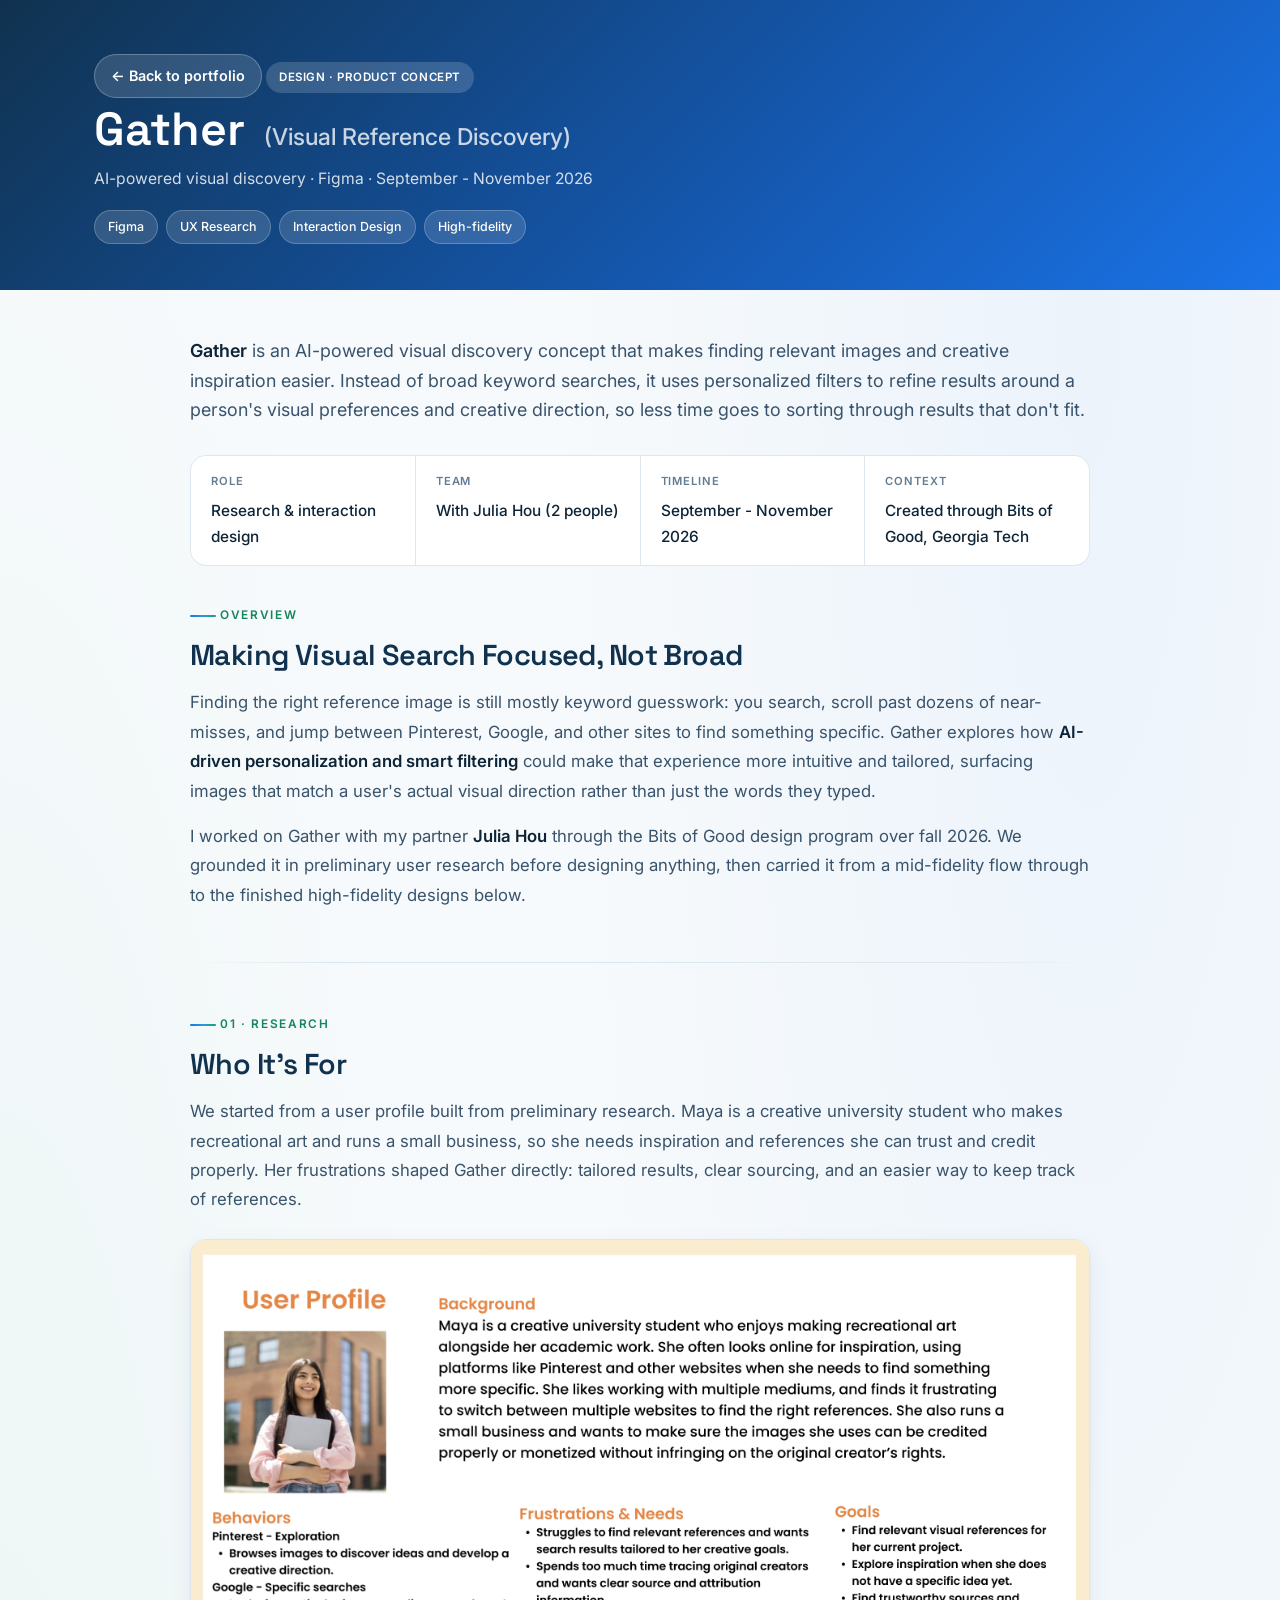
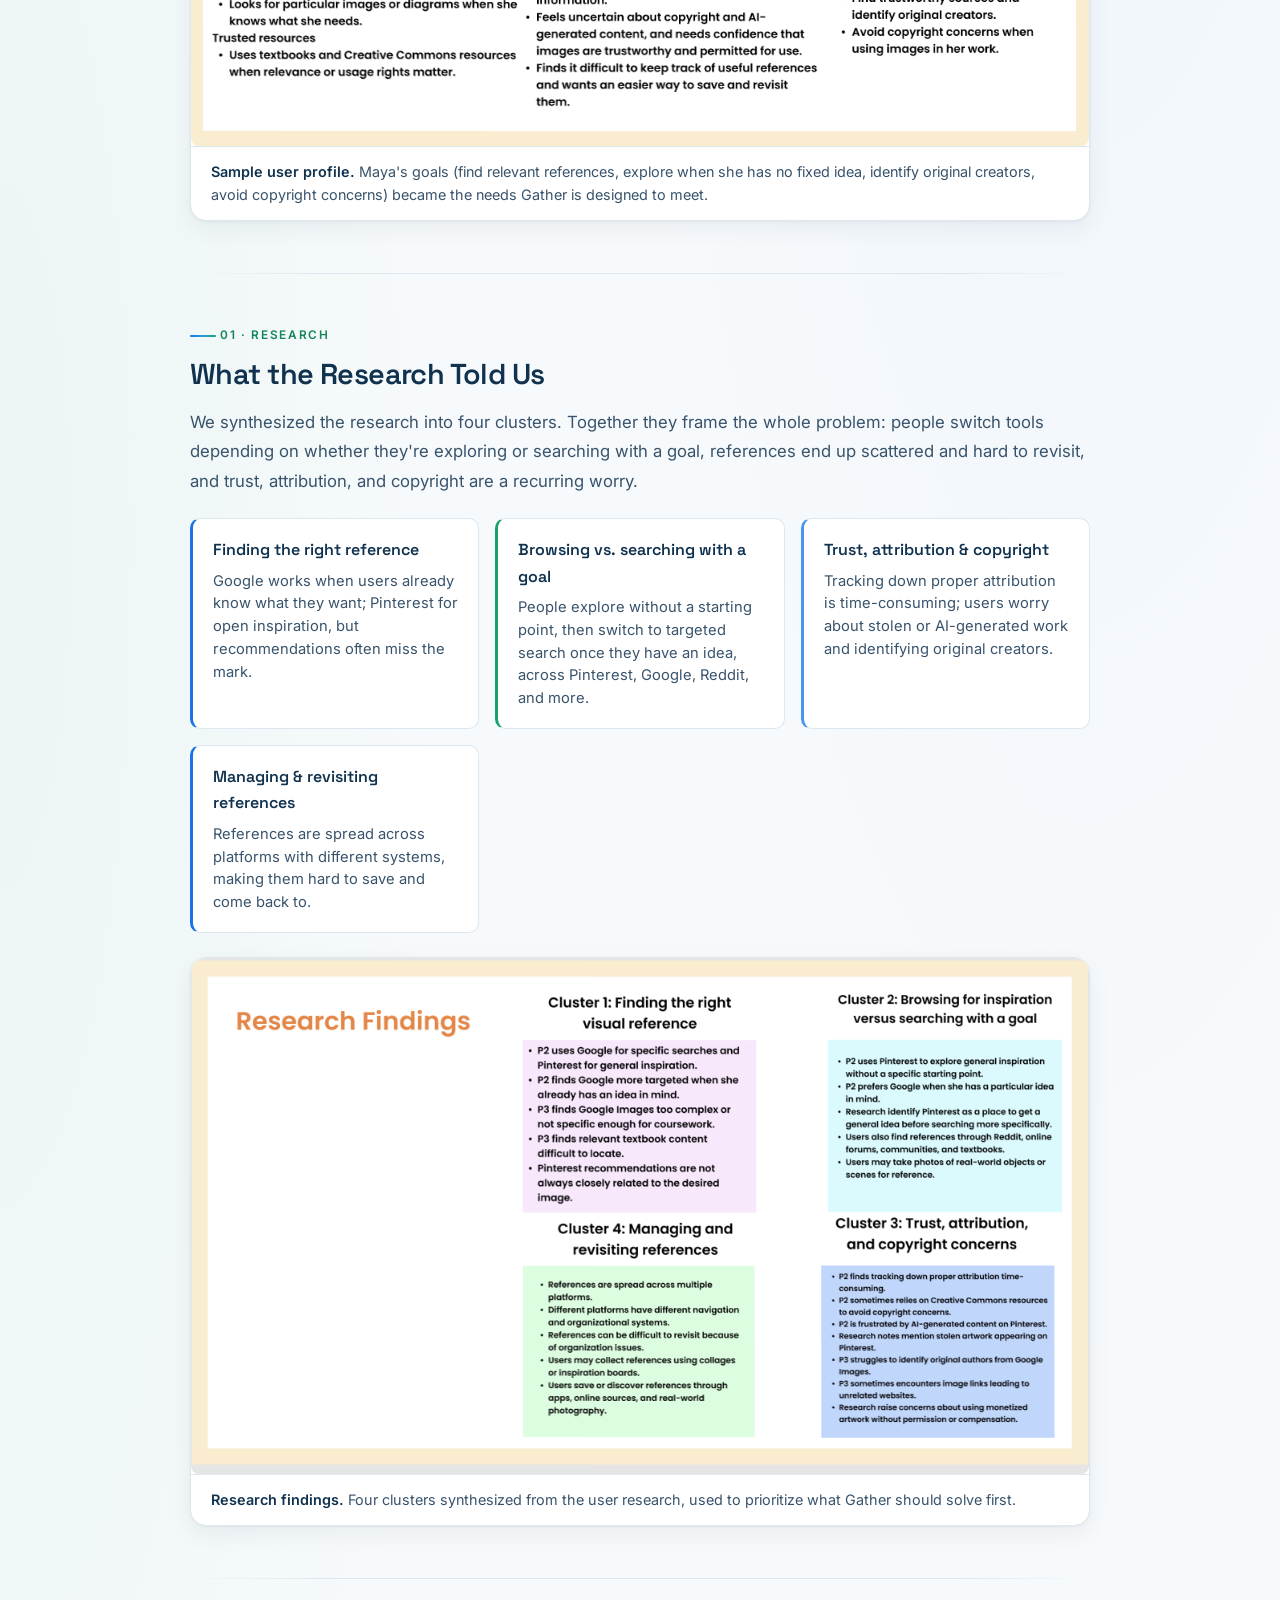
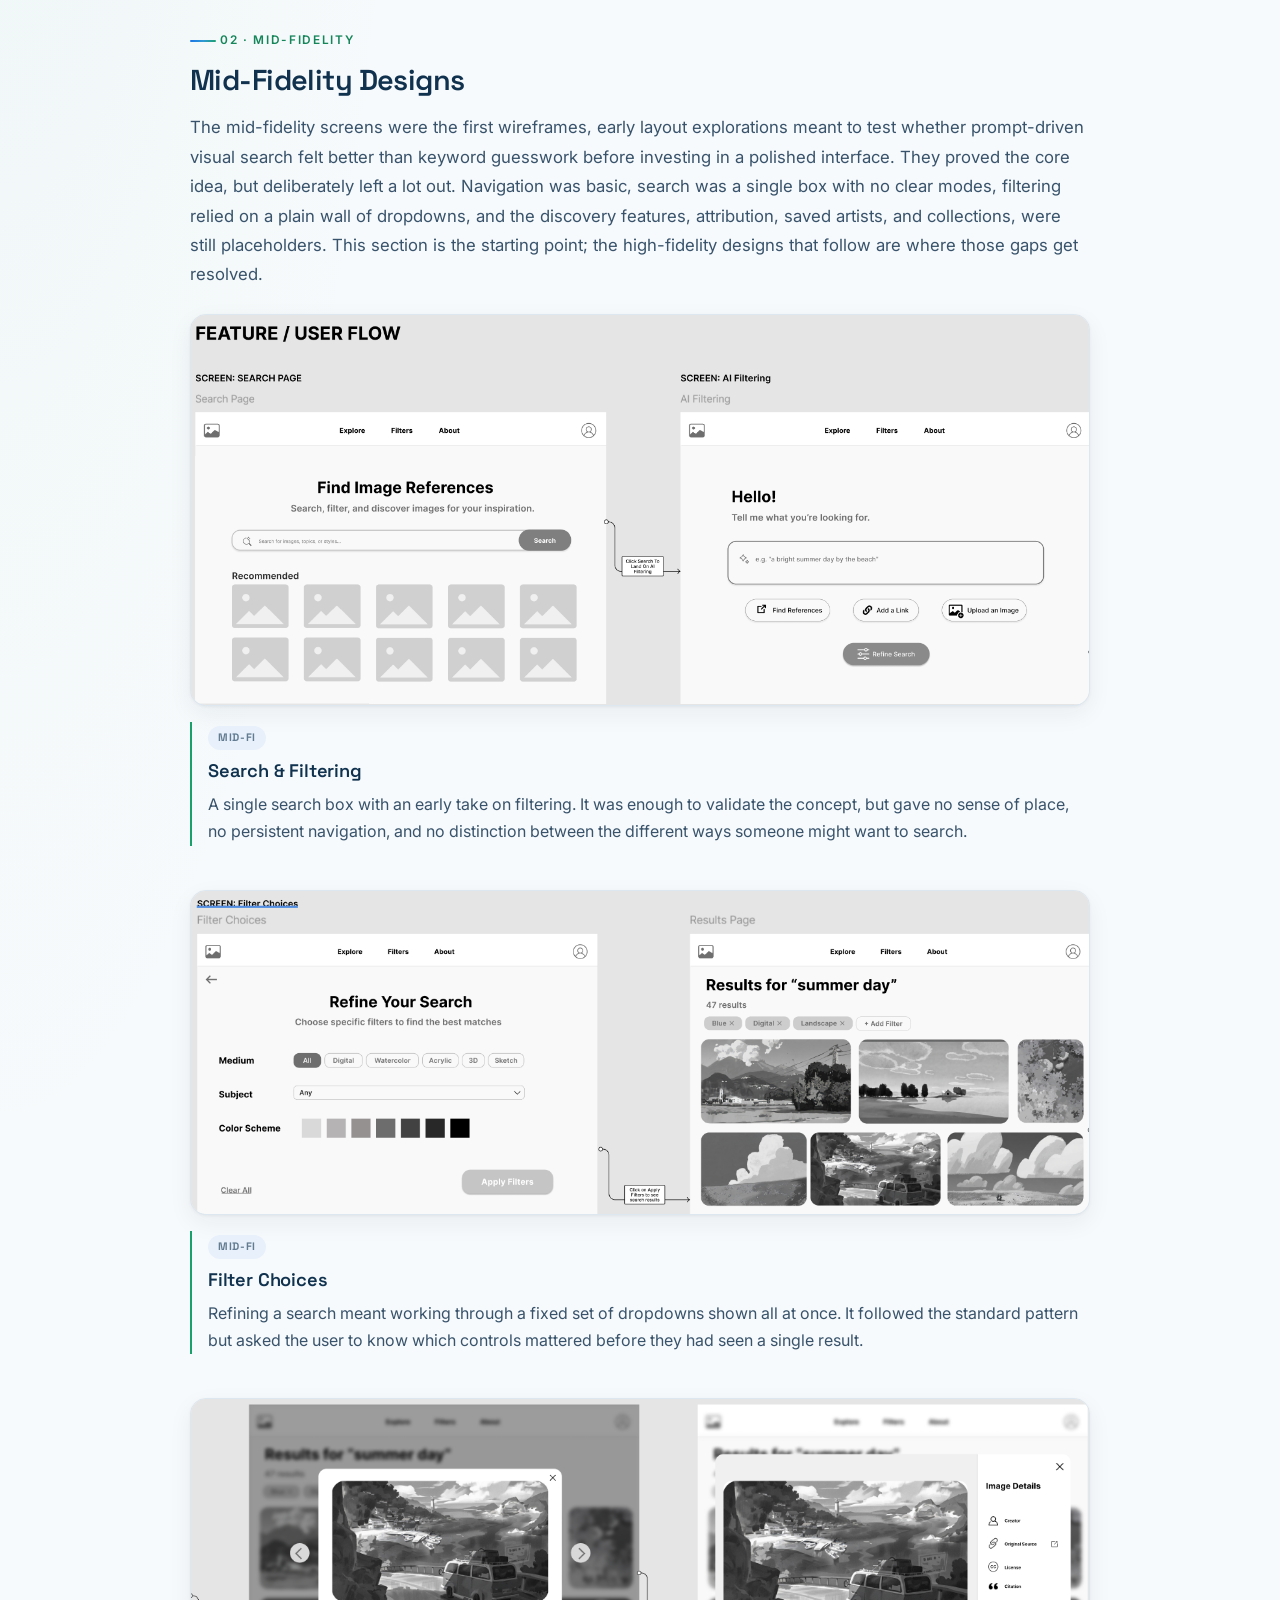
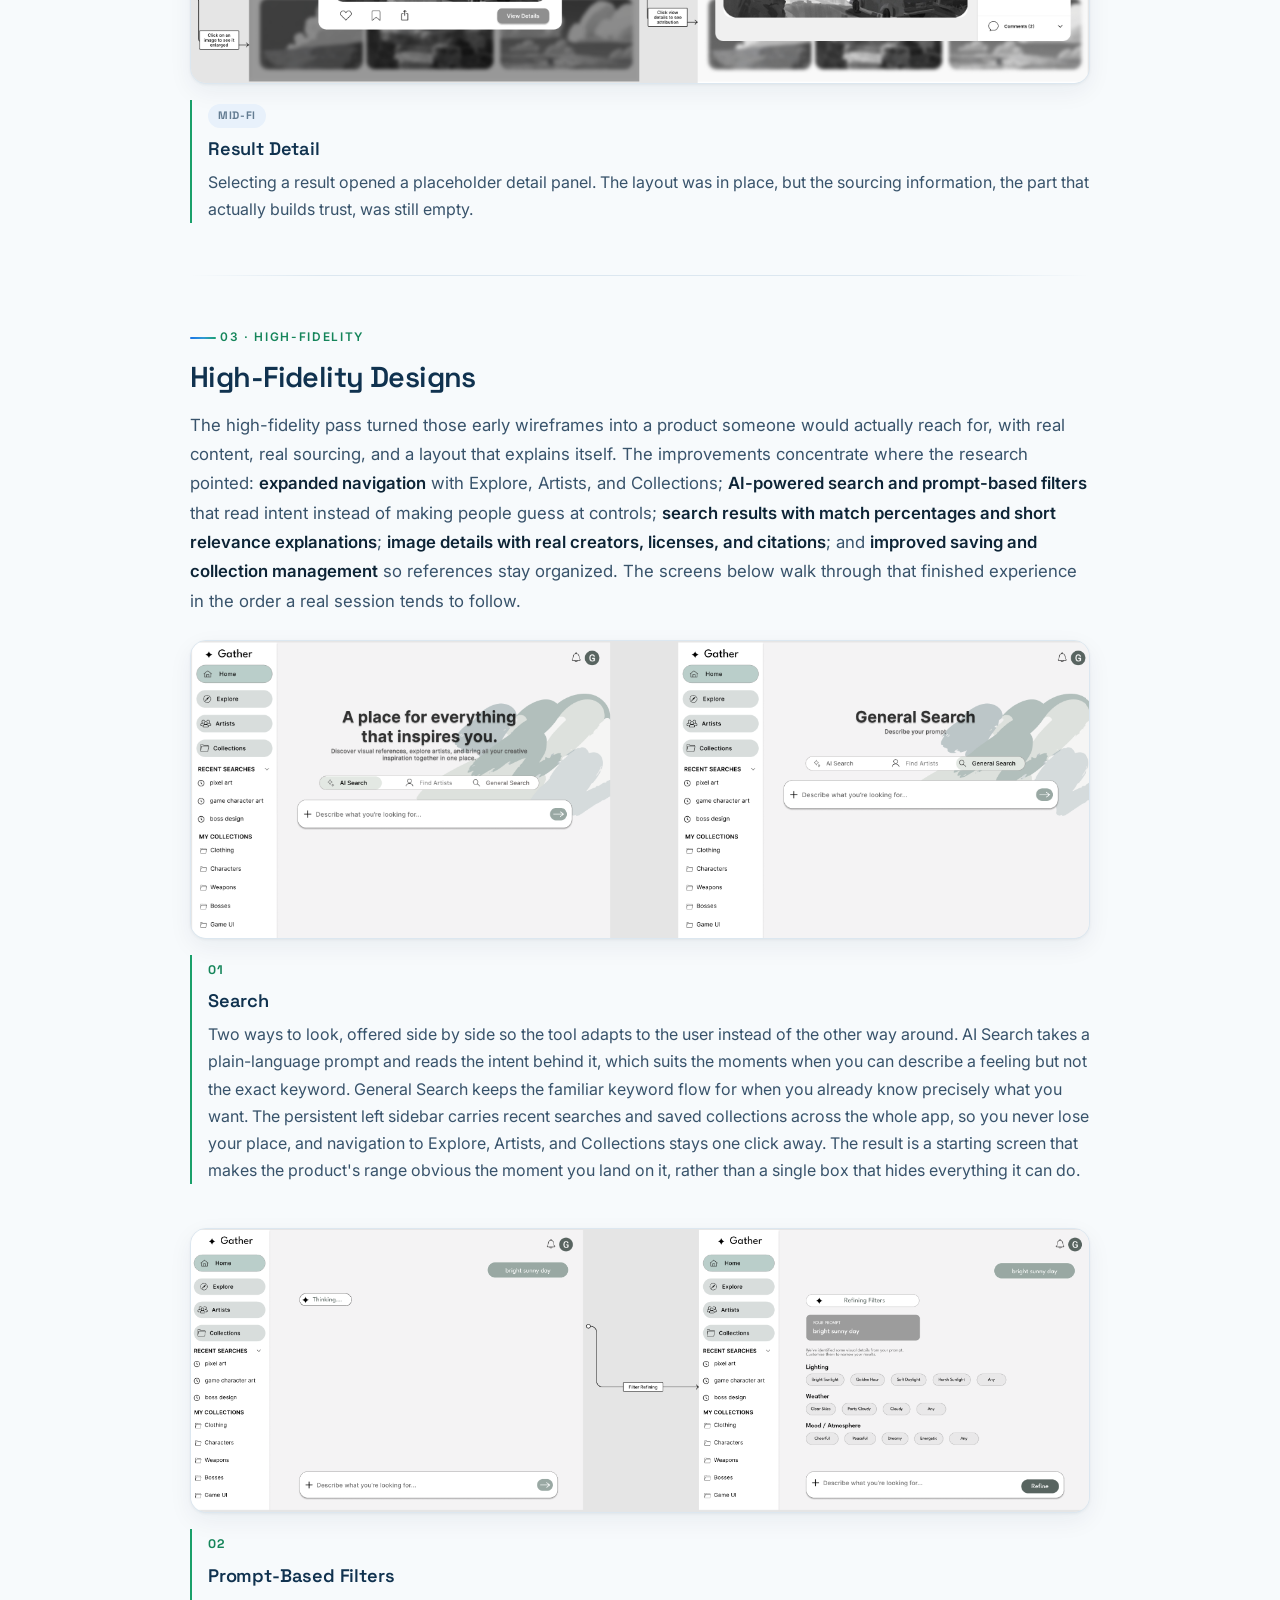
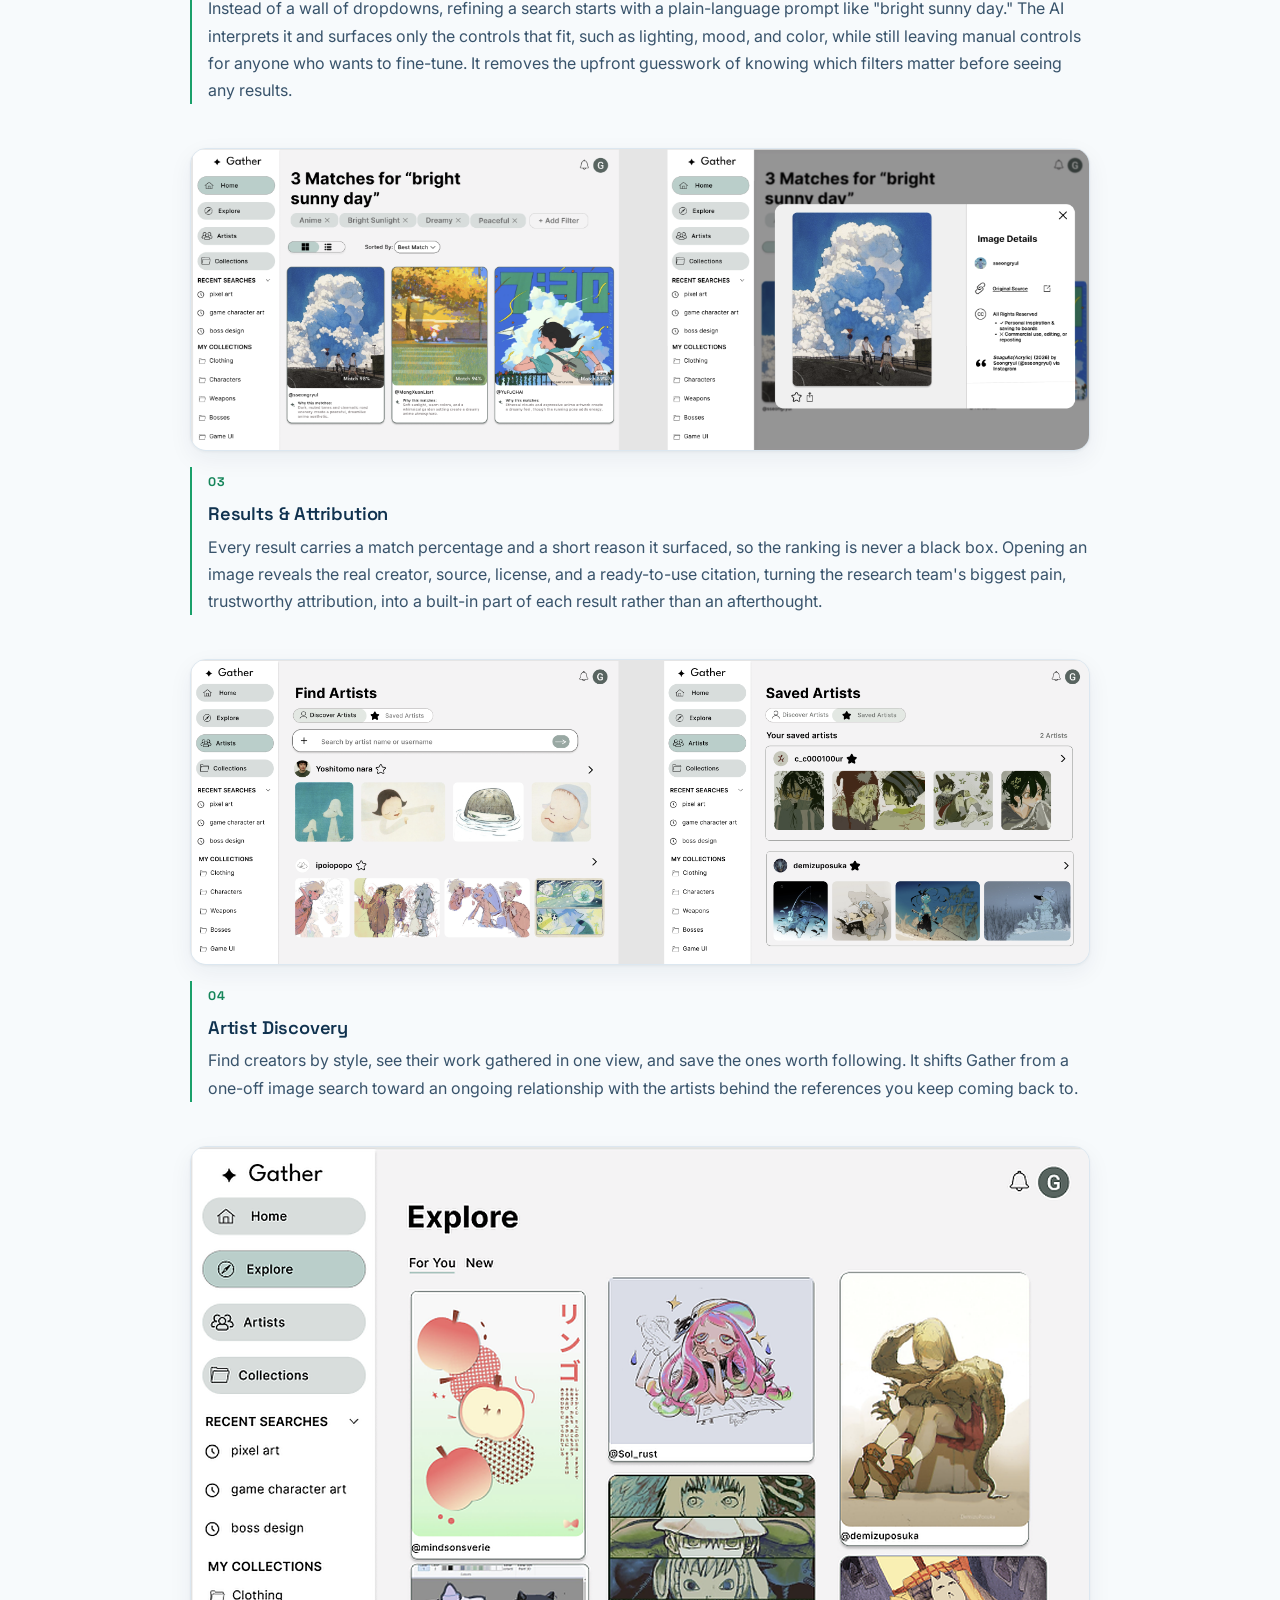
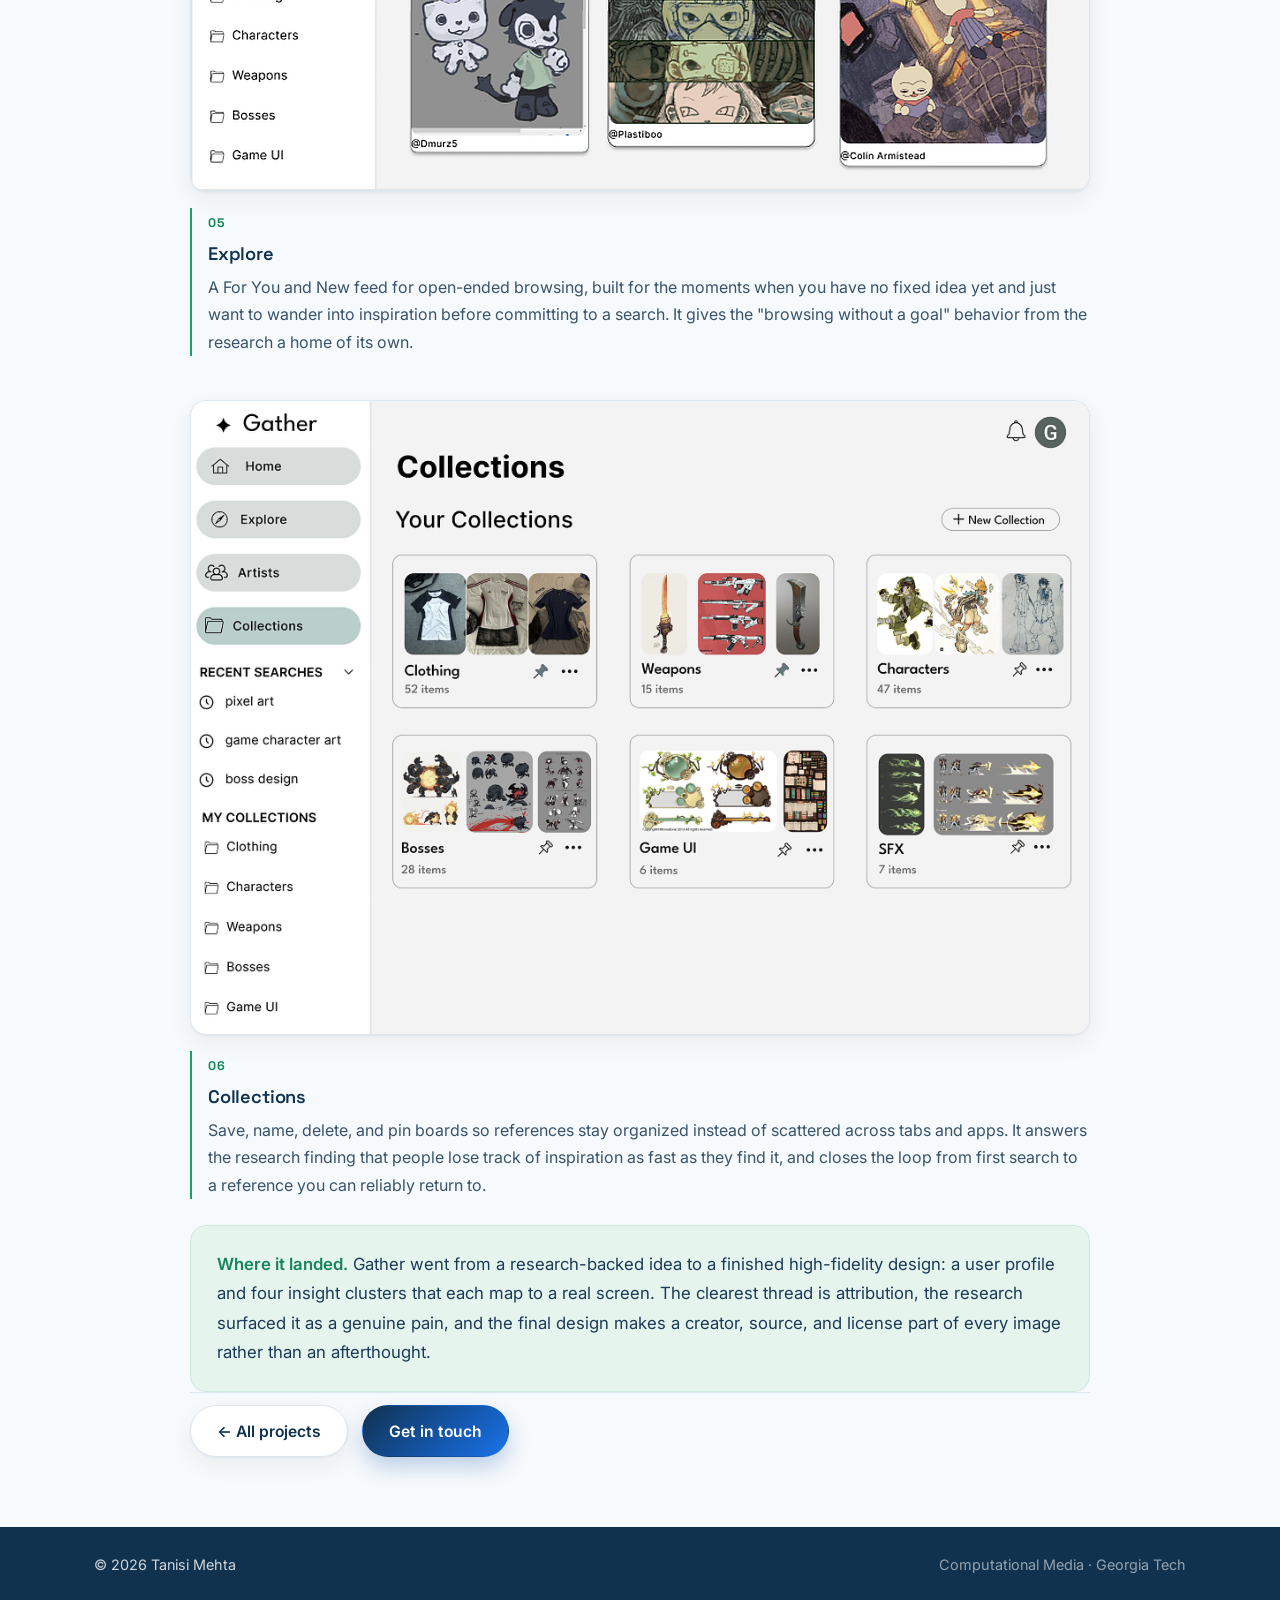
<file: projects/gather.html>
<!DOCTYPE html>
<html lang="en">
<head>
  <meta charset="UTF-8" />
  <meta name="viewport" content="width=device-width, initial-scale=1.0" />
  <meta name="description" content="Gather is an AI-powered visual discovery concept by Tanisi Mehta, designed in Figma with preliminary user research." />
  <meta name="author" content="Tanisi Mehta" />
  <title>Gather (Visual Reference Discovery) · Tanisi Mehta</title>
  <link rel="preconnect" href="https://fonts.googleapis.com" />
  <link rel="preconnect" href="https://fonts.gstatic.com" crossorigin />
  <link href="https://fonts.googleapis.com/css2?family=Space+Grotesk:wght@400;500;600;700&family=Inter:wght@400;500;600;700&display=swap" rel="stylesheet" />
  <link rel="stylesheet" href="../css/styles.css" />
  <link rel="icon" href="data:image/svg+xml,<svg xmlns='http://www.w3.org/2000/svg' viewBox='0 0 100 100'><defs><linearGradient id='g' x1='0' y1='0' x2='1' y2='1'><stop offset='0' stop-color='%231a73e8'/><stop offset='1' stop-color='%231aa06a'/></linearGradient></defs><rect width='100' height='100' rx='26' fill='url(%23g)'/><rect x='30' y='29' width='40' height='9' rx='4.5' fill='white'/><rect x='45.5' y='29' width='9' height='42' rx='4.5' fill='white'/></svg>" />
</head>
<body>
  <a class="skip-link" href="#main">Skip to content</a>

  <header class="detail-hero">
    <div class="wrap">
      <a class="detail-hero__back" href="../index.html#projects">← Back to portfolio</a>
      <span class="detail-hero__tag">Design · Product Concept</span>
      <h1 class="detail-hero__title">Gather <span class="detail-hero__titlesuffix">(Visual Reference Discovery)</span></h1>
      <p class="detail-hero__meta">AI-powered visual discovery · Figma · September - November 2026</p>
      <div class="detail-hero__stack">
        <span>Figma</span><span>UX Research</span><span>Interaction Design</span><span>High-fidelity</span>
      </div>
    </div>
  </header>

  <main id="main" class="detail detail--gather">
    <div class="wrap">
      <p class="detail__pitch">
        <strong>Gather</strong> is an AI-powered visual discovery concept that makes finding relevant
        images and creative inspiration easier. Instead of broad keyword searches, it uses
        personalized filters to refine results around a person's visual preferences and creative
        direction, so less time goes to sorting through results that don't fit.
      </p>

      <div class="cs-meta">
        <div class="cs-meta__item"><span class="cs-meta__label">Role</span><span class="cs-meta__value">Research &amp; interaction design</span></div>
        <div class="cs-meta__item"><span class="cs-meta__label">Team</span><span class="cs-meta__value">With Julia Hou (2 people)</span></div>
        <div class="cs-meta__item"><span class="cs-meta__label">Timeline</span><span class="cs-meta__value">September - November 2026</span></div>
        <div class="cs-meta__item"><span class="cs-meta__label">Context</span><span class="cs-meta__value">Created through Bits of Good, Georgia Tech</span></div>
      </div>

      <section class="cs-section">
        <p class="cs-section__kicker">Overview</p>
        <h2 class="cs-section__title">Making Visual Search Focused, Not Broad</h2>
        <p class="cs-prose">
          Finding the right reference image is still mostly keyword guesswork: you search, scroll past
          dozens of near-misses, and jump between Pinterest, Google, and other sites to find something
          specific. Gather explores how <strong>AI-driven personalization and smart filtering</strong>
          could make that experience more intuitive and tailored, surfacing images that match a user's
          actual visual direction rather than just the words they typed.
        </p>
        <p class="cs-prose">
          I worked on Gather with my partner <strong>Julia Hou</strong> through the Bits of Good design
          program over fall 2026. We grounded it in preliminary user research before designing anything,
          then carried it from a mid-fidelity flow through to the finished high-fidelity designs below.
        </p>
      </section>

      <section class="cs-section">
        <p class="cs-section__kicker">01 · Research</p>
        <h2 class="cs-section__title">Who It's For</h2>
        <p class="cs-prose">
          We started from a user profile built from preliminary research. Maya is a creative university
          student who makes recreational art and runs a small business, so she needs inspiration and
          references she can trust and credit properly. Her frustrations shaped Gather directly: tailored
          results, clear sourcing, and an easier way to keep track of references.
        </p>
        <figure class="cs-figure cs-figure--plain">
          <div class="cs-figure__frame"><img src="../images/SampleUserProfile-Gather.png" alt="Sample user profile for Gather: Maya, a creative university student, with her background, behaviors, frustrations, needs, and goals" /></div>
          <figcaption class="cs-figure__cap">
            <strong>Sample user profile.</strong> Maya's goals (find relevant references, explore when
            she has no fixed idea, identify original creators, avoid copyright concerns) became the
            needs Gather is designed to meet.
          </figcaption>
        </figure>
      </section>

      <section class="cs-section">
        <p class="cs-section__kicker">01 · Research</p>
        <h2 class="cs-section__title">What the Research Told Us</h2>
        <p class="cs-prose">
          We synthesized the research into four clusters. Together they frame the whole problem: people
          switch tools depending on whether they're exploring or searching with a goal, references end
          up scattered and hard to revisit, and trust, attribution, and copyright are a recurring worry.
        </p>
        <div class="cs-grid">
          <div class="cs-grid__item"><h4>Finding the right reference</h4><p>Google works when users already know what they want; Pinterest for open inspiration, but recommendations often miss the mark.</p></div>
          <div class="cs-grid__item"><h4>Browsing vs. searching with a goal</h4><p>People explore without a starting point, then switch to targeted search once they have an idea, across Pinterest, Google, Reddit, and more.</p></div>
          <div class="cs-grid__item"><h4>Trust, attribution &amp; copyright</h4><p>Tracking down proper attribution is time-consuming; users worry about stolen or AI-generated work and identifying original creators.</p></div>
          <div class="cs-grid__item"><h4>Managing &amp; revisiting references</h4><p>References are spread across platforms with different systems, making them hard to save and come back to.</p></div>
        </div>
        <figure class="cs-figure cs-figure--plain">
          <div class="cs-figure__frame"><img src="../images/Clusters-Gather.png" alt="Research findings for Gather grouped into four clusters" /></div>
          <figcaption class="cs-figure__cap"><strong>Research findings.</strong> Four clusters synthesized from the user research, used to prioritize what Gather should solve first.</figcaption>
        </figure>
      </section>

      <section class="cs-section">
        <p class="cs-section__kicker">02 · Mid-Fidelity</p>
        <h2 class="cs-section__title">Mid-Fidelity Designs</h2>
        <p class="cs-prose">
          The mid-fidelity screens were the first wireframes, early layout explorations meant to test
          whether prompt-driven visual search felt better than keyword guesswork before investing in a
          polished interface. They proved the core idea, but deliberately left a lot out. Navigation was
          basic, search was a single box with no clear modes, filtering relied on a plain wall of
          dropdowns, and the discovery features, attribution, saved artists, and collections, were still
          placeholders. This section is the starting point; the high-fidelity designs that follow are
          where those gaps get resolved.
        </p>

        <figure class="hifi">
          <img src="../images/SearchPage_AIFiltering-Gather.png" alt="Mid-fidelity Gather search page" loading="lazy" />
          <figcaption class="hifi__cap">
            <span class="hifi__num hifi__num--mid">Mid-Fi</span>
            <h3 class="hifi__title">Search &amp; Filtering</h3>
            <p class="hifi__desc">A single search box with an early take on filtering. It was enough to validate the concept, but gave no sense of place, no persistent navigation, and no distinction between the different ways someone might want to search.</p>
          </figcaption>
        </figure>

        <figure class="hifi">
          <img src="../images/FilterChoice_Results-Gather.png" alt="Mid-fidelity Gather filter choices and results" loading="lazy" />
          <figcaption class="hifi__cap">
            <span class="hifi__num hifi__num--mid">Mid-Fi</span>
            <h3 class="hifi__title">Filter Choices</h3>
            <p class="hifi__desc">Refining a search meant working through a fixed set of dropdowns shown all at once. It followed the standard pattern but asked the user to know which controls mattered before they had seen a single result.</p>
          </figcaption>
        </figure>

        <figure class="hifi">
          <img src="../images/ImageSelection_Attribution-Gather.png" alt="Mid-fidelity Gather result with a placeholder detail panel" loading="lazy" />
          <figcaption class="hifi__cap">
            <span class="hifi__num hifi__num--mid">Mid-Fi</span>
            <h3 class="hifi__title">Result Detail</h3>
            <p class="hifi__desc">Selecting a result opened a placeholder detail panel. The layout was in place, but the sourcing information, the part that actually builds trust, was still empty.</p>
          </figcaption>
        </figure>
      </section>

      <section class="cs-section">
        <p class="cs-section__kicker">03 · High-Fidelity</p>
        <h2 class="cs-section__title">High-Fidelity Designs</h2>
        <p class="cs-prose">
          The high-fidelity pass turned those early wireframes into a product someone would actually
          reach for, with real content, real sourcing, and a layout that explains itself. The
          improvements concentrate where the research pointed: <strong>expanded navigation</strong> with
          Explore, Artists, and Collections; <strong>AI-powered search and prompt-based filters</strong>
          that read intent instead of making people guess at controls; <strong>search results with match
          percentages and short relevance explanations</strong>; <strong>image details with real
          creators, licenses, and citations</strong>; and <strong>improved saving and collection
          management</strong> so references stay organized. The screens below walk through that finished
          experience in the order a real session tends to follow.
        </p>

        <figure class="hifi">
          <img src="../images/Gather-AISearch_General-HIFI.png" alt="Gather search page with AI Search and General Search" loading="lazy" />
          <figcaption class="hifi__cap">
            <span class="hifi__num">01</span>
            <h3 class="hifi__title">Search</h3>
            <p class="hifi__desc">Two ways to look, offered side by side so the tool adapts to the user instead of the other way around. AI Search takes a plain-language prompt and reads the intent behind it, which suits the moments when you can describe a feeling but not the exact keyword. General Search keeps the familiar keyword flow for when you already know precisely what you want. The persistent left sidebar carries recent searches and saved collections across the whole app, so you never lose your place, and navigation to Explore, Artists, and Collections stays one click away. The result is a starting screen that makes the product's range obvious the moment you land on it, rather than a single box that hides everything it can do.</p>
          </figcaption>
        </figure>

        <figure class="hifi">
          <img src="../images/Gather-Filtering-HIFI.png" alt="Gather prompt-based refining filters" loading="lazy" />
          <figcaption class="hifi__cap">
            <span class="hifi__num">02</span>
            <h3 class="hifi__title">Prompt-Based Filters</h3>
            <p class="hifi__desc">Instead of a wall of dropdowns, refining a search starts with a plain-language prompt like "bright sunny day." The AI interprets it and surfaces only the controls that fit, such as lighting, mood, and color, while still leaving manual controls for anyone who wants to fine-tune. It removes the upfront guesswork of knowing which filters matter before seeing any results.</p>
          </figcaption>
        </figure>

        <figure class="hifi">
          <img src="../images/Gather-SearchResults_HIFI.png" alt="Gather search results with match percentages and an image details panel" loading="lazy" />
          <figcaption class="hifi__cap">
            <span class="hifi__num">03</span>
            <h3 class="hifi__title">Results &amp; Attribution</h3>
            <p class="hifi__desc">Every result carries a match percentage and a short reason it surfaced, so the ranking is never a black box. Opening an image reveals the real creator, source, license, and a ready-to-use citation, turning the research team's biggest pain, trustworthy attribution, into a built-in part of each result rather than an afterthought.</p>
          </figcaption>
        </figure>

        <figure class="hifi">
          <img src="../images/Gather-Artists_HIFI.png" alt="Gather Find Artists and Saved Artists views" loading="lazy" />
          <figcaption class="hifi__cap">
            <span class="hifi__num">04</span>
            <h3 class="hifi__title">Artist Discovery</h3>
            <p class="hifi__desc">Find creators by style, see their work gathered in one view, and save the ones worth following. It shifts Gather from a one-off image search toward an ongoing relationship with the artists behind the references you keep coming back to.</p>
          </figcaption>
        </figure>

        <figure class="hifi">
          <img src="../images/Gather-Explore_HIFI.png" alt="Gather Explore feed of visual references" loading="lazy" />
          <figcaption class="hifi__cap">
            <span class="hifi__num">05</span>
            <h3 class="hifi__title">Explore</h3>
            <p class="hifi__desc">A For You and New feed for open-ended browsing, built for the moments when you have no fixed idea yet and just want to wander into inspiration before committing to a search. It gives the "browsing without a goal" behavior from the research a home of its own.</p>
          </figcaption>
        </figure>

        <figure class="hifi">
          <img src="../images/Gather-Collections_HIFI.png" alt="Gather Collections grid with item counts, a pin, and a menu" loading="lazy" />
          <figcaption class="hifi__cap">
            <span class="hifi__num">06</span>
            <h3 class="hifi__title">Collections</h3>
            <p class="hifi__desc">Save, name, delete, and pin boards so references stay organized instead of scattered across tabs and apps. It answers the research finding that people lose track of inspiration as fast as they find it, and closes the loop from first search to a reference you can reliably return to.</p>
          </figcaption>
        </figure>
      </section>

      <div class="cs-outcome">
        <p class="cs-prose">
          <strong>Where it landed.</strong> Gather went from a research-backed idea to a finished
          high-fidelity design: a user profile and four insight clusters that each map to a real screen.
          The clearest thread is attribution, the research surfaced it as a genuine pain, and the final
          design makes a creator, source, and license part of every image rather than an afterthought.
        </p>
      </div>

      <div class="detail__nav">
        <a class="btn btn--ghost" href="../projects.html">← All projects</a>
        <a class="btn btn--primary" href="../index.html#contact">Get in touch</a>
      </div>
    </div>
  </main>

  <footer class="footer">
    <div class="wrap footer__inner">
      <span>© <span id="year"></span> Tanisi Mehta</span>
      <span class="footer__made">Computational Media · Georgia Tech</span>
    </div>
  </footer>
  <script>document.getElementById('year').textContent = new Date().getFullYear();</script>
</body>
</html>
</file>
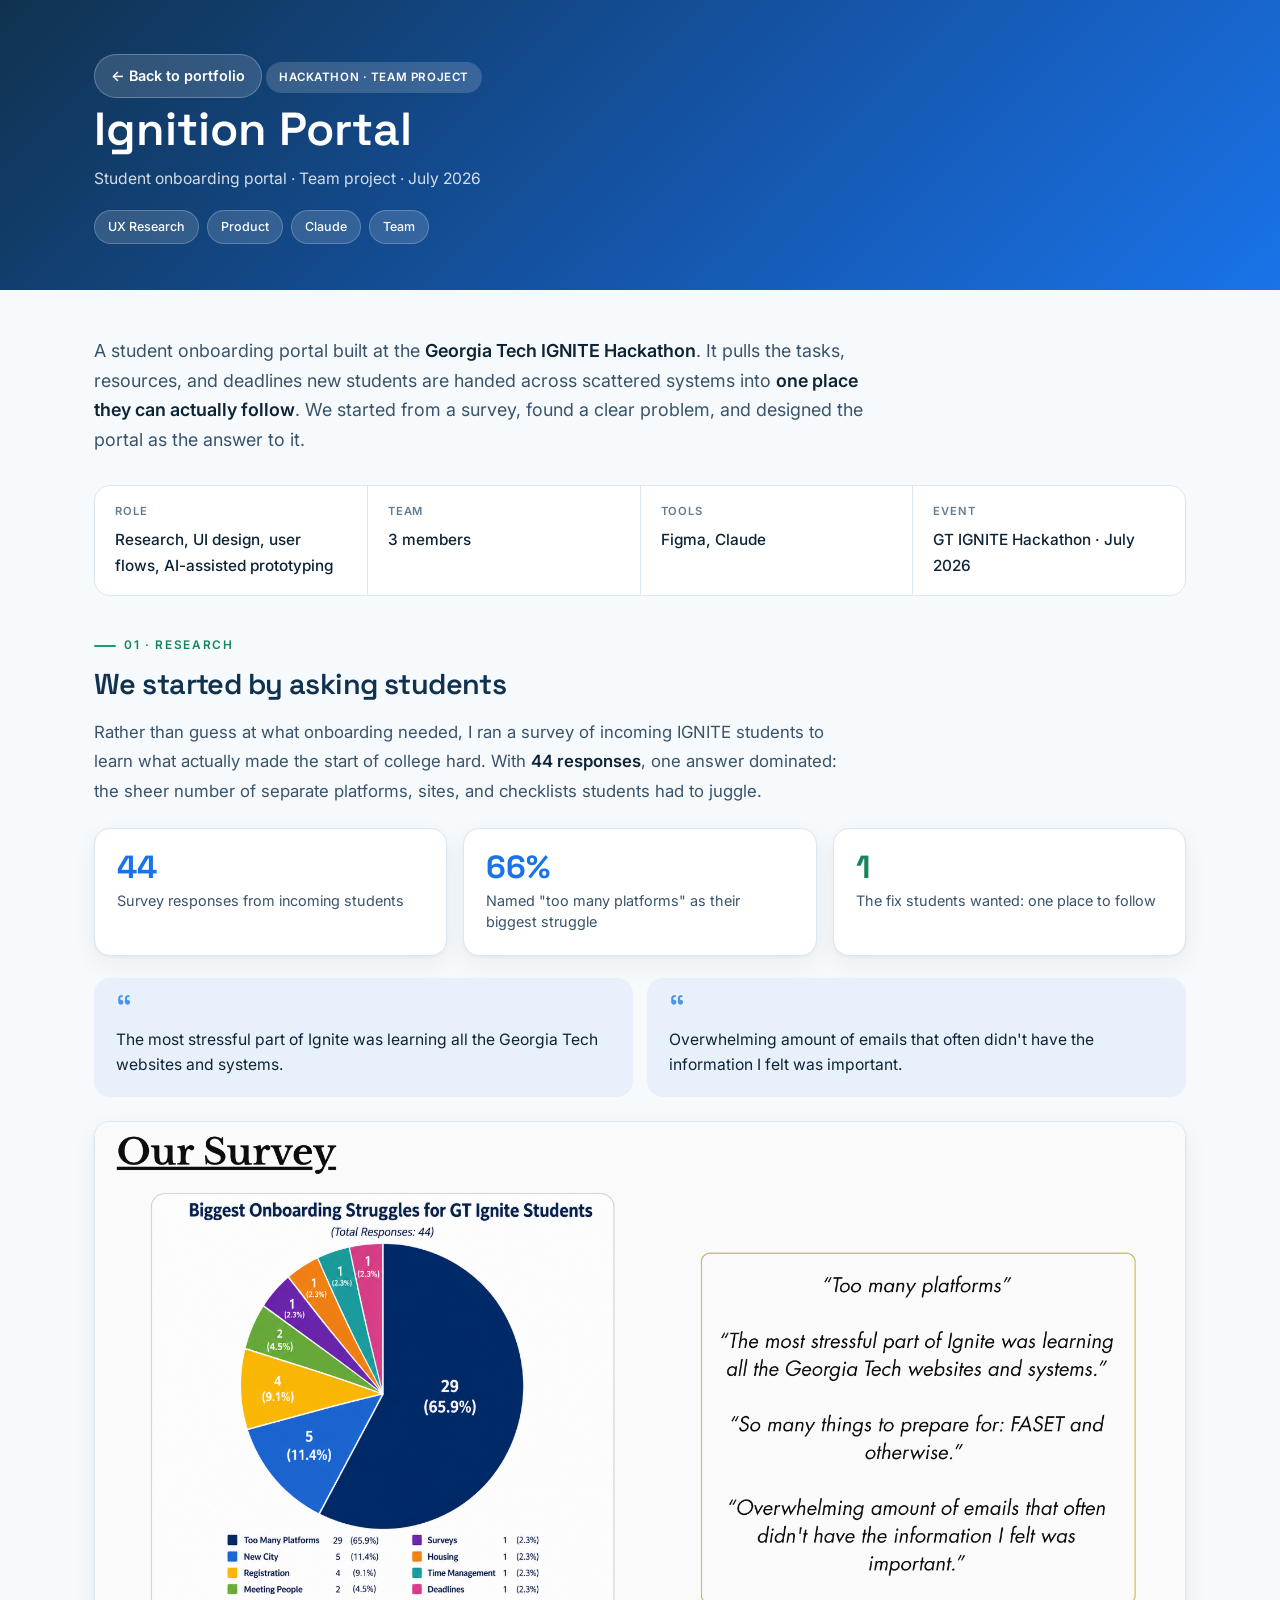
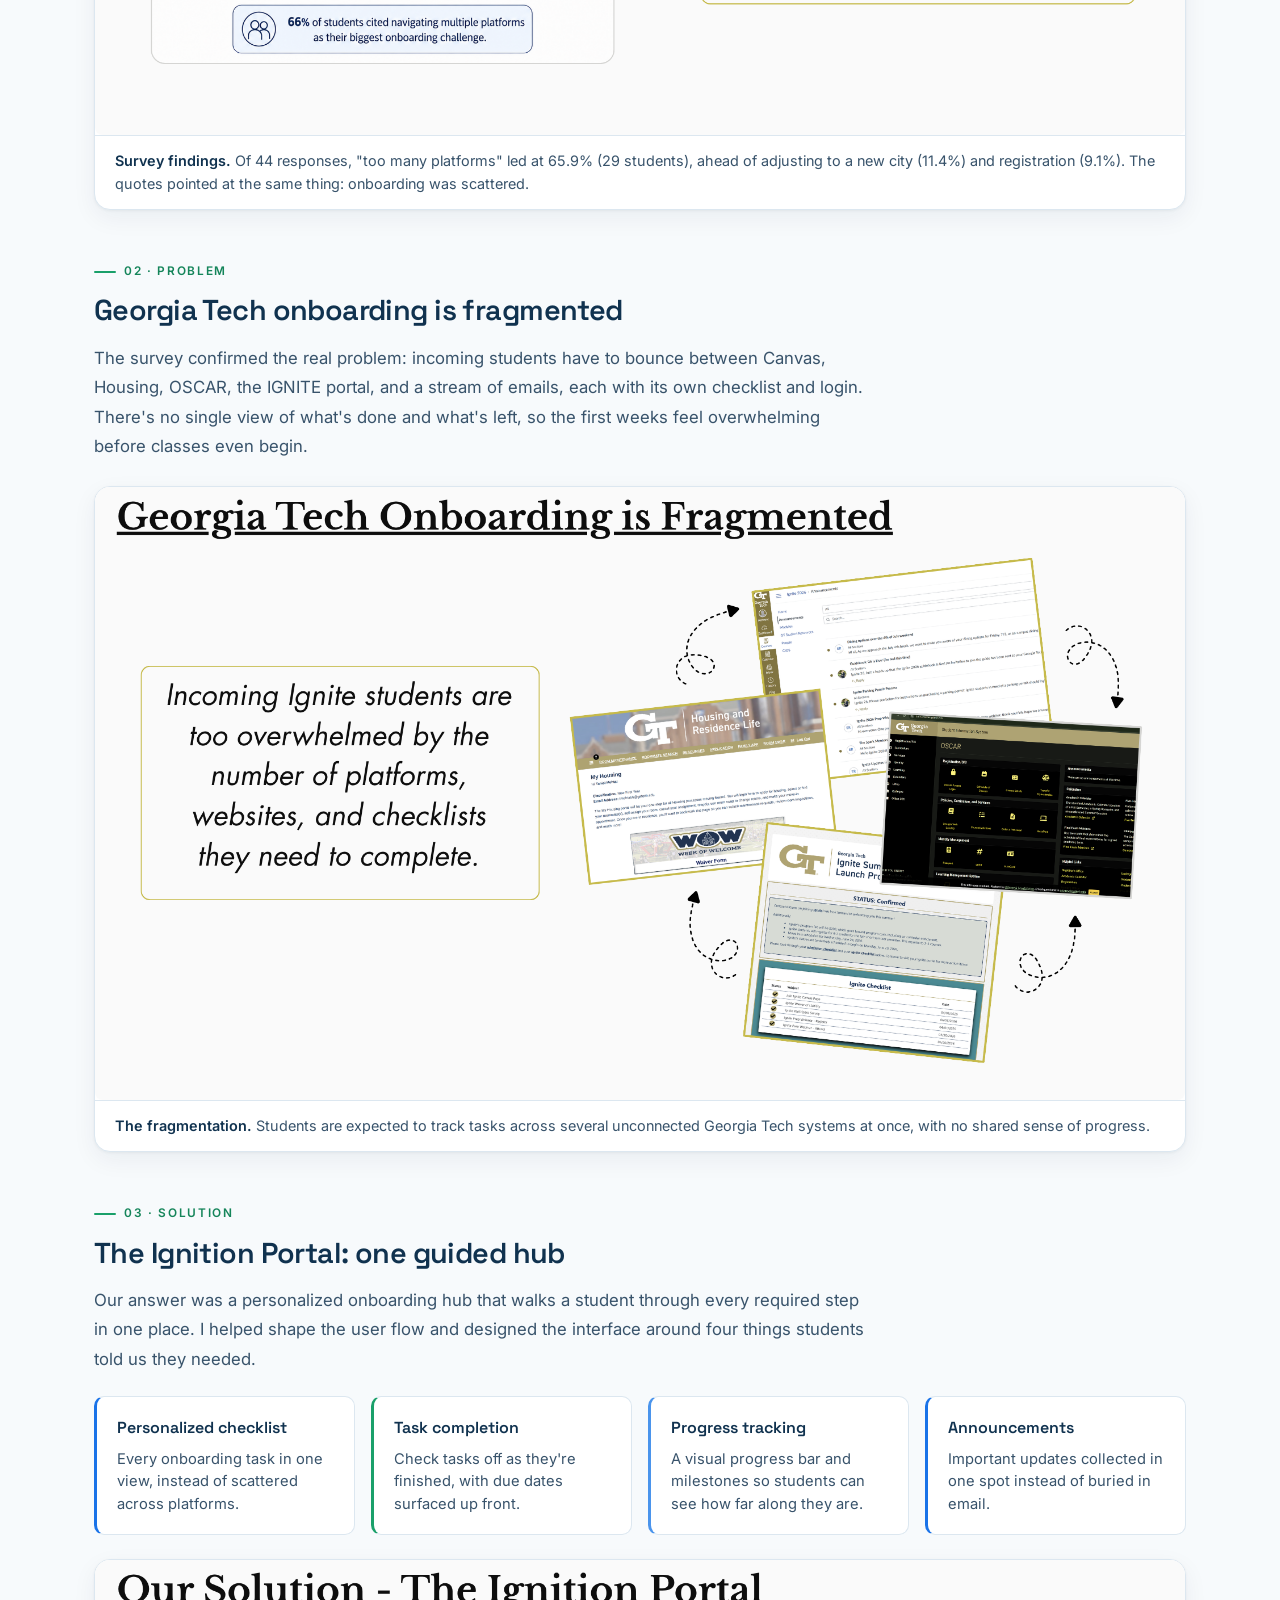
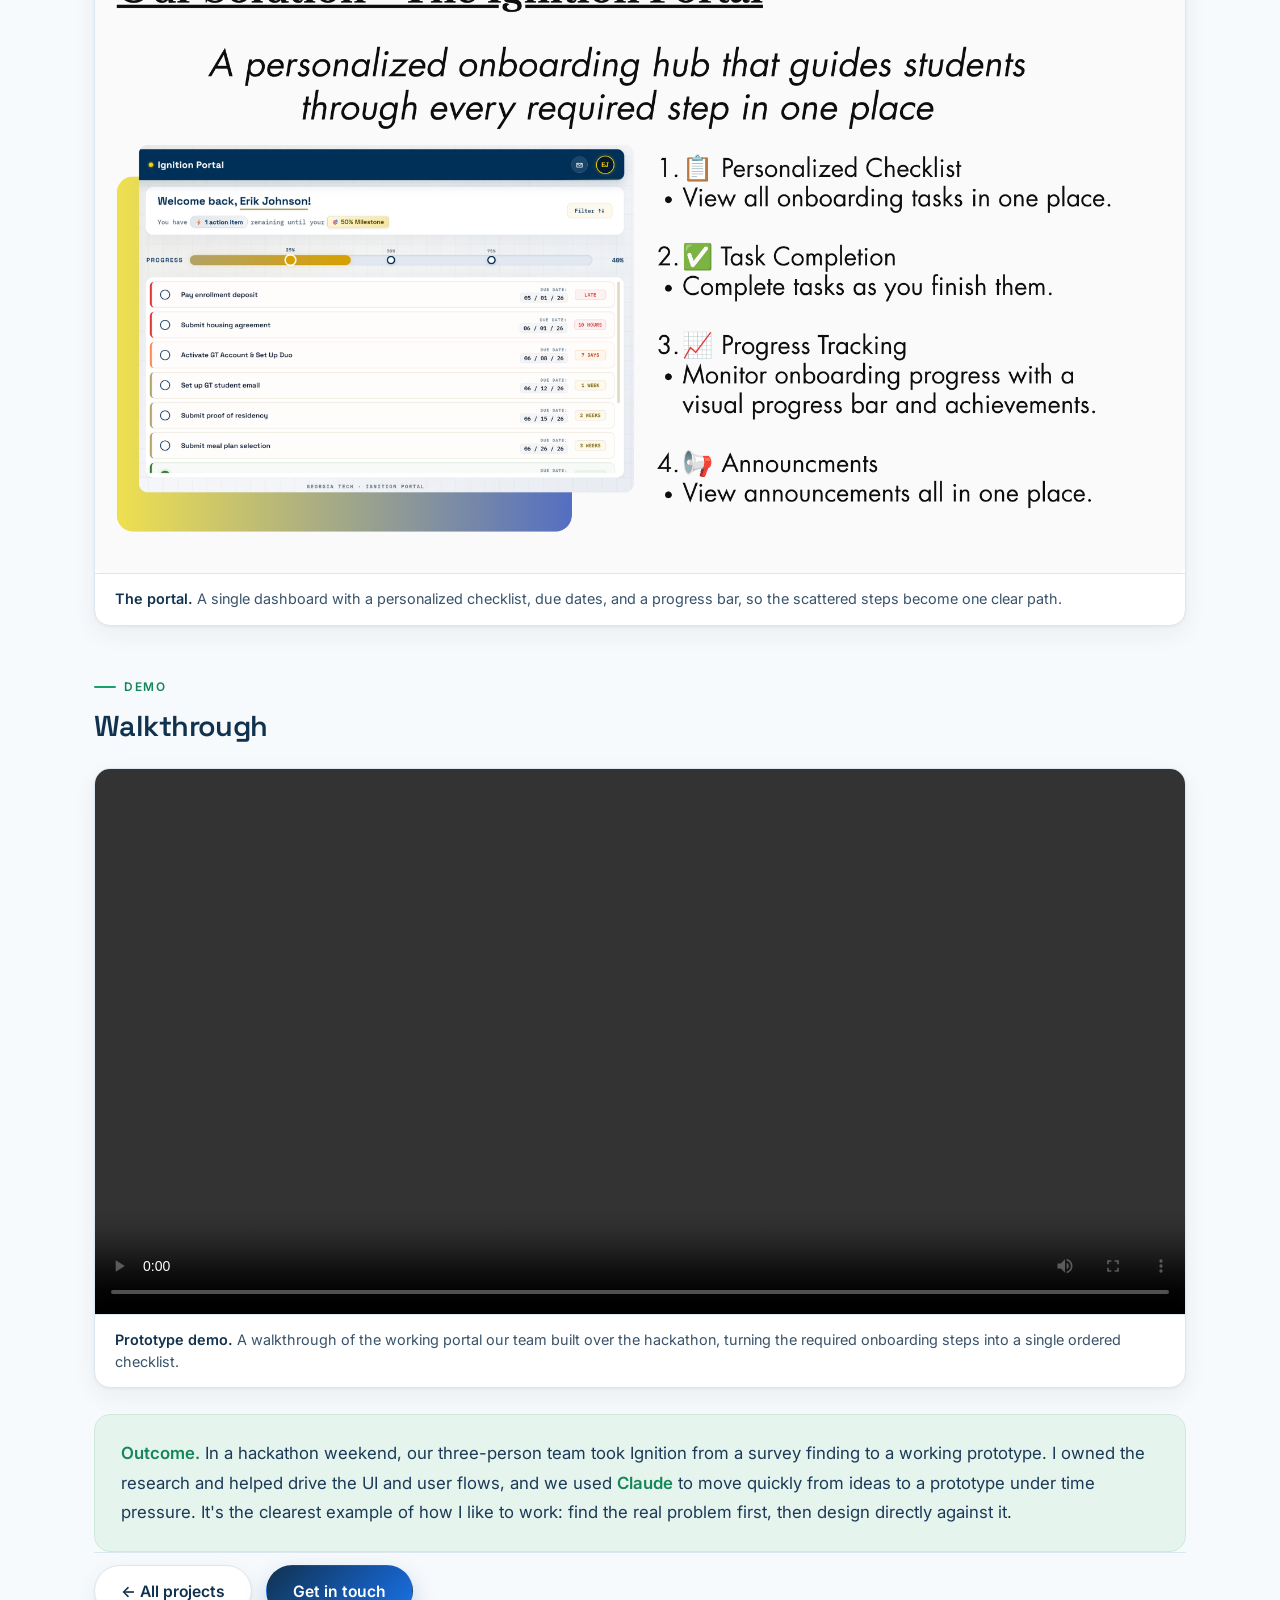
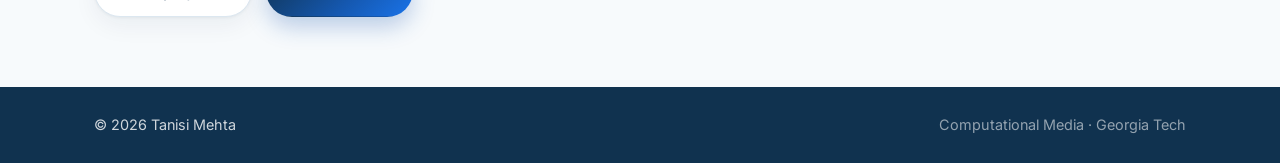
<file: projects/gt-ignite.html>
<!DOCTYPE html>
<html lang="en">
<head>
  <meta charset="UTF-8" />
  <meta name="viewport" content="width=device-width, initial-scale=1.0" />
  <meta name="description" content="Ignition Portal is a student onboarding portal Tanisi Mehta built with a team during a hackathon." />
  <meta name="author" content="Tanisi Mehta" />
  <title>Ignition Portal · Tanisi Mehta</title>
  <link rel="preconnect" href="https://fonts.googleapis.com" />
  <link rel="preconnect" href="https://fonts.gstatic.com" crossorigin />
  <link href="https://fonts.googleapis.com/css2?family=Space+Grotesk:wght@400;500;600;700&family=Inter:wght@400;500;600;700&display=swap" rel="stylesheet" />
  <link rel="stylesheet" href="../css/styles.css" />
  <link rel="icon" href="data:image/svg+xml,<svg xmlns='http://www.w3.org/2000/svg' viewBox='0 0 100 100'><defs><linearGradient id='g' x1='0' y1='0' x2='1' y2='1'><stop offset='0' stop-color='%231a73e8'/><stop offset='1' stop-color='%231aa06a'/></linearGradient></defs><rect width='100' height='100' rx='26' fill='url(%23g)'/><rect x='30' y='29' width='40' height='9' rx='4.5' fill='white'/><rect x='45.5' y='29' width='9' height='42' rx='4.5' fill='white'/></svg>" />
</head>
<body>
  <a class="skip-link" href="#main">Skip to content</a>

  <header class="detail-hero">
    <div class="wrap">
      <a class="detail-hero__back" href="../index.html#projects">← Back to portfolio</a>
      <span class="detail-hero__tag">Hackathon · Team Project</span>
      <h1 class="detail-hero__title">Ignition Portal</h1>
      <p class="detail-hero__meta">Student onboarding portal · Team project · July 2026</p>
      <div class="detail-hero__stack">
        <span>UX Research</span><span>Product</span><span>Claude</span><span>Team</span>
      </div>
    </div>
  </header>

  <main id="main" class="detail">
    <div class="wrap">
      <p class="detail__pitch">
        A student onboarding portal built at the <strong>Georgia Tech IGNITE Hackathon</strong>. It
        pulls the tasks, resources, and deadlines new students are handed across scattered systems
        into <strong>one place they can actually follow</strong>. We started from a survey, found a
        clear problem, and designed the portal as the answer to it.
      </p>

      <div class="cs-meta">
        <div class="cs-meta__item"><span class="cs-meta__label">Role</span><span class="cs-meta__value">Research, UI design, user flows, AI-assisted prototyping</span></div>
        <div class="cs-meta__item"><span class="cs-meta__label">Team</span><span class="cs-meta__value">3 members</span></div>
        <div class="cs-meta__item"><span class="cs-meta__label">Tools</span><span class="cs-meta__value">Figma, Claude</span></div>
        <div class="cs-meta__item"><span class="cs-meta__label">Event</span><span class="cs-meta__value">GT IGNITE Hackathon · July 2026</span></div>
      </div>

      <section class="cs-section">
        <p class="cs-section__kicker">01 · Research</p>
        <h2 class="cs-section__title">We started by asking students</h2>
        <p class="cs-prose">
          Rather than guess at what onboarding needed, I ran a survey of incoming IGNITE students to
          learn what actually made the start of college hard. With <strong>44 responses</strong>, one
          answer dominated: the sheer number of separate platforms, sites, and checklists students
          had to juggle.
        </p>
        <div class="cs-stats">
          <div class="cs-stat"><div class="cs-stat__num">44</div><div class="cs-stat__lbl">Survey responses from incoming students</div></div>
          <div class="cs-stat"><div class="cs-stat__num">66%</div><div class="cs-stat__lbl">Named "too many platforms" as their biggest struggle</div></div>
          <div class="cs-stat"><div class="cs-stat__num cs-stat__num--green">1</div><div class="cs-stat__lbl">The fix students wanted: one place to follow</div></div>
        </div>
        <div class="cs-quotes">
          <p class="cs-quote">The most stressful part of Ignite was learning all the Georgia Tech websites and systems.</p>
          <p class="cs-quote">Overwhelming amount of emails that often didn't have the information I felt was important.</p>
        </div>
        <figure class="cs-figure cs-figure--plain">
          <div class="cs-figure__frame"><img src="../images/Ignition-Survey.png" alt="Survey results: 'Biggest Onboarding Struggles for GT Ignite Students' pie chart with student quotes" /></div>
          <figcaption class="cs-figure__cap">
            <strong>Survey findings.</strong> Of 44 responses, "too many platforms" led at 65.9% (29
            students), ahead of adjusting to a new city (11.4%) and registration (9.1%). The quotes
            pointed at the same thing: onboarding was scattered.
          </figcaption>
        </figure>
      </section>

      <section class="cs-section">
        <p class="cs-section__kicker">02 · Problem</p>
        <h2 class="cs-section__title">Georgia Tech onboarding is fragmented</h2>
        <p class="cs-prose">
          The survey confirmed the real problem: incoming students have to bounce between Canvas,
          Housing, OSCAR, the IGNITE portal, and a stream of emails, each with its own checklist and
          login. There's no single view of what's done and what's left, so the first weeks feel
          overwhelming before classes even begin.
        </p>
        <figure class="cs-figure cs-figure--plain">
          <div class="cs-figure__frame"><img src="../images/Ignition-Problem.png" alt="Problem slide showing Georgia Tech onboarding scattered across Canvas, Housing, OSCAR, and the IGNITE portal" /></div>
          <figcaption class="cs-figure__cap">
            <strong>The fragmentation.</strong> Students are expected to track tasks across several
            unconnected Georgia Tech systems at once, with no shared sense of progress.
          </figcaption>
        </figure>
      </section>

      <section class="cs-section">
        <p class="cs-section__kicker">03 · Solution</p>
        <h2 class="cs-section__title">The Ignition Portal: one guided hub</h2>
        <p class="cs-prose">
          Our answer was a personalized onboarding hub that walks a student through every required
          step in one place. I helped shape the user flow and designed the interface around four
          things students told us they needed.
        </p>
        <div class="cs-grid">
          <div class="cs-grid__item"><h4>Personalized checklist</h4><p>Every onboarding task in one view, instead of scattered across platforms.</p></div>
          <div class="cs-grid__item"><h4>Task completion</h4><p>Check tasks off as they're finished, with due dates surfaced up front.</p></div>
          <div class="cs-grid__item"><h4>Progress tracking</h4><p>A visual progress bar and milestones so students can see how far along they are.</p></div>
          <div class="cs-grid__item"><h4>Announcements</h4><p>Important updates collected in one spot instead of buried in email.</p></div>
        </div>
        <figure class="cs-figure cs-figure--plain">
          <div class="cs-figure__frame"><img src="../images/Ignition-Solution.png" alt="Solution slide showing the Ignition Portal with a personalized checklist and progress bar" /></div>
          <figcaption class="cs-figure__cap">
            <strong>The portal.</strong> A single dashboard with a personalized checklist, due dates,
            and a progress bar, so the scattered steps become one clear path.
          </figcaption>
        </figure>
      </section>

      <section class="cs-section">
        <p class="cs-section__kicker">Demo</p>
        <h2 class="cs-section__title">Walkthrough</h2>
        <figure class="cs-figure">
          <div class="cs-figure__frame cs-figure__frame--plain" style="padding:0;background:var(--surface)">
            <video controls preload="metadata" playsinline aria-label="Ignition Portal student onboarding demo video" style="width:100%;border-radius:0">
              <source src="../images/Website-Demo.mp4" type="video/mp4" />
              Your browser doesn't support embedded video.
              <a href="../images/Website-Demo.mp4">Download the demo video</a>.
            </video>
          </div>
          <figcaption class="cs-figure__cap">
            <strong>Prototype demo.</strong> A walkthrough of the working portal our team built over
            the hackathon, turning the required onboarding steps into a single ordered checklist.
          </figcaption>
        </figure>
      </section>

      <div class="cs-outcome">
        <p class="cs-prose">
          <strong>Outcome.</strong> In a hackathon weekend, our three-person team took Ignition from a
          survey finding to a working prototype. I owned the research and helped drive the UI and user
          flows, and we used <strong>Claude</strong> to move quickly from ideas to a prototype under
          time pressure. It's the clearest example of how I like to work: find the real problem first,
          then design directly against it.
        </p>
      </div>

      <div class="detail__nav">
        <a class="btn btn--ghost" href="../projects.html">← All projects</a>
        <a class="btn btn--primary" href="../index.html#contact">Get in touch</a>
      </div>
    </div>
  </main>

  <footer class="footer">
    <div class="wrap footer__inner">
      <span>© <span id="year"></span> Tanisi Mehta</span>
      <span class="footer__made">Computational Media · Georgia Tech</span>
    </div>
  </footer>
  <script>document.getElementById('year').textContent = new Date().getFullYear();</script>
</body>
</html>
</file>
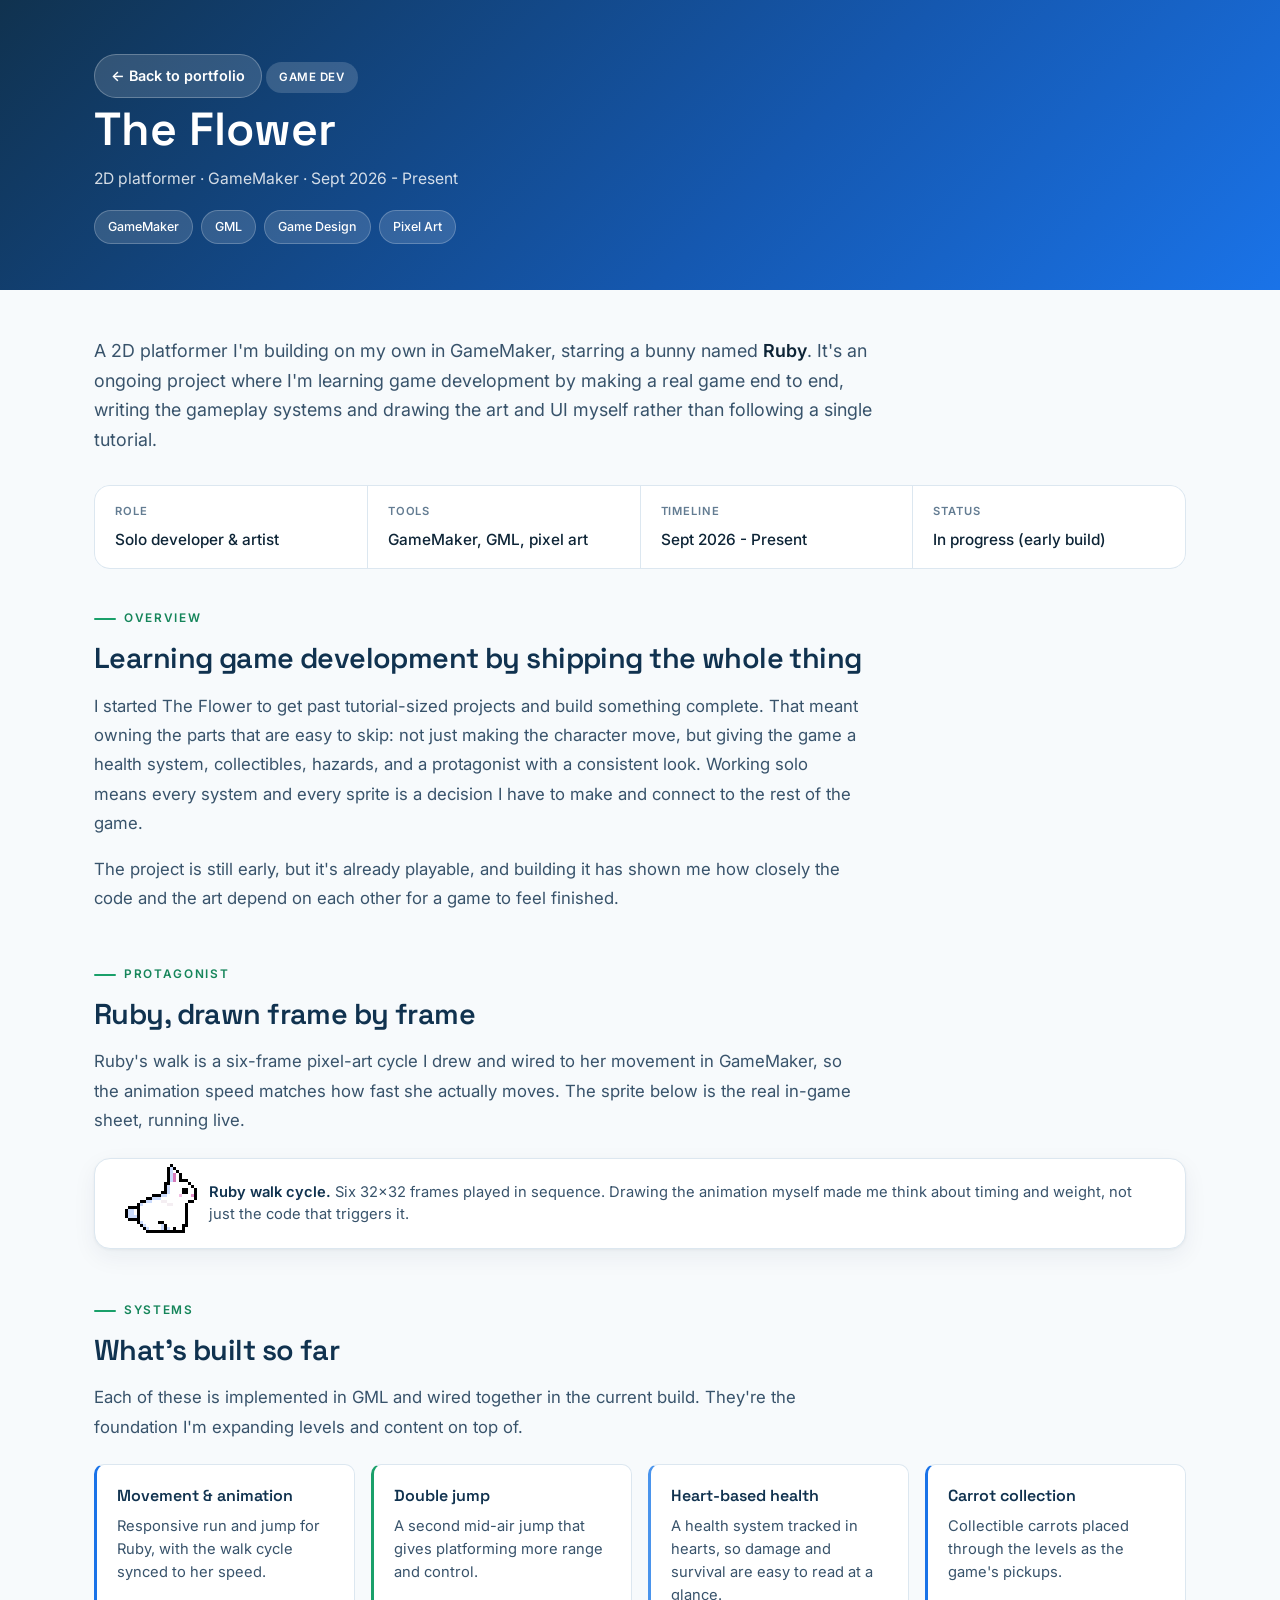
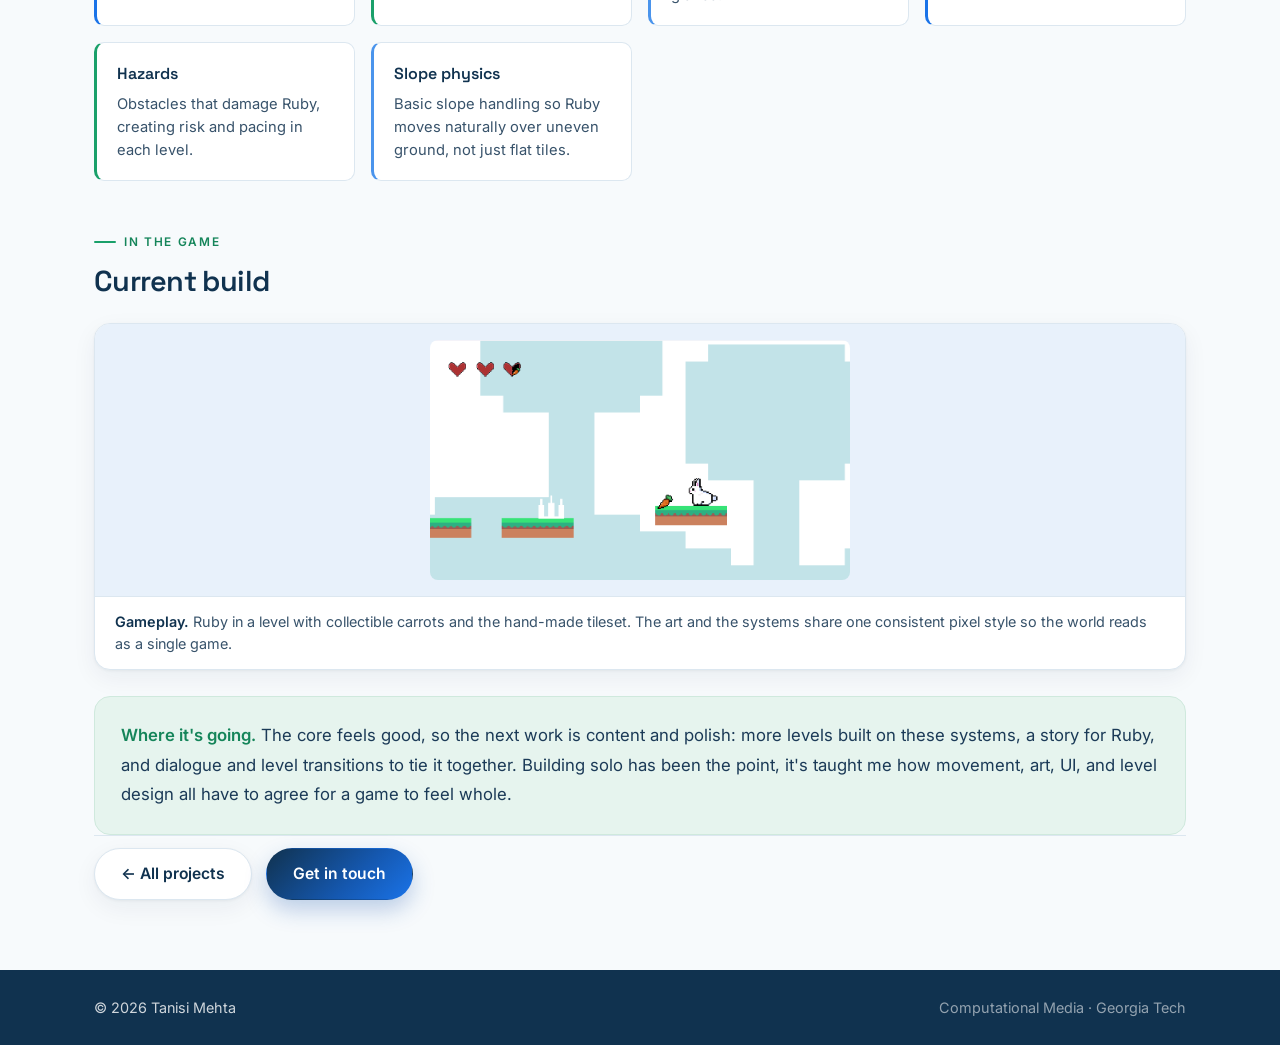
<file: projects/the-flower.html>
<!DOCTYPE html>
<html lang="en">
<head>
  <meta charset="UTF-8" />
  <meta name="viewport" content="width=device-width, initial-scale=1.0" />
  <meta name="description" content="The Flower is a 2D platformer Tanisi Mehta is building end to end in GameMaker." />
  <meta name="author" content="Tanisi Mehta" />
  <title>The Flower · Tanisi Mehta</title>
  <link rel="preconnect" href="https://fonts.googleapis.com" />
  <link rel="preconnect" href="https://fonts.gstatic.com" crossorigin />
  <link href="https://fonts.googleapis.com/css2?family=Space+Grotesk:wght@400;500;600;700&family=Inter:wght@400;500;600;700&display=swap" rel="stylesheet" />
  <link rel="stylesheet" href="../css/styles.css" />
  <link rel="icon" href="data:image/svg+xml,<svg xmlns='http://www.w3.org/2000/svg' viewBox='0 0 100 100'><defs><linearGradient id='g' x1='0' y1='0' x2='1' y2='1'><stop offset='0' stop-color='%231a73e8'/><stop offset='1' stop-color='%231aa06a'/></linearGradient></defs><rect width='100' height='100' rx='26' fill='url(%23g)'/><rect x='30' y='29' width='40' height='9' rx='4.5' fill='white'/><rect x='45.5' y='29' width='9' height='42' rx='4.5' fill='white'/></svg>" />
</head>
<body>
  <a class="skip-link" href="#main">Skip to content</a>

  <header class="detail-hero">
    <div class="wrap">
      <a class="detail-hero__back" href="../index.html#projects">← Back to portfolio</a>
      <span class="detail-hero__tag">Game Dev</span>
      <h1 class="detail-hero__title">The Flower</h1>
      <p class="detail-hero__meta">2D platformer · GameMaker · Sept 2026 - Present</p>
      <div class="detail-hero__stack">
        <span>GameMaker</span><span>GML</span><span>Game Design</span><span>Pixel Art</span>
      </div>
    </div>
  </header>

  <main id="main" class="detail">
    <div class="wrap">
      <p class="detail__pitch">
        A 2D platformer I'm building on my own in GameMaker, starring a bunny named
        <strong>Ruby</strong>. It's an ongoing project where I'm learning game development by making
        a real game end to end, writing the gameplay systems and drawing the art and UI myself
        rather than following a single tutorial.
      </p>

      <div class="cs-meta">
        <div class="cs-meta__item"><span class="cs-meta__label">Role</span><span class="cs-meta__value">Solo developer &amp; artist</span></div>
        <div class="cs-meta__item"><span class="cs-meta__label">Tools</span><span class="cs-meta__value">GameMaker, GML, pixel art</span></div>
        <div class="cs-meta__item"><span class="cs-meta__label">Timeline</span><span class="cs-meta__value">Sept 2026 - Present</span></div>
        <div class="cs-meta__item"><span class="cs-meta__label">Status</span><span class="cs-meta__value">In progress (early build)</span></div>
      </div>

      <section class="cs-section">
        <p class="cs-section__kicker">Overview</p>
        <h2 class="cs-section__title">Learning game development by shipping the whole thing</h2>
        <p class="cs-prose">
          I started The Flower to get past tutorial-sized projects and build something complete. That
          meant owning the parts that are easy to skip: not just making the character move, but
          giving the game a health system, collectibles, hazards, and a protagonist with a
          consistent look. Working solo means every system and every sprite is a decision I have to
          make and connect to the rest of the game.
        </p>
        <p class="cs-prose">
          The project is still early, but it's already playable, and building it has shown me how
          closely the code and the art depend on each other for a game to feel finished.
        </p>
      </section>

      <section class="cs-section">
        <p class="cs-section__kicker">Protagonist</p>
        <h2 class="cs-section__title">Ruby, drawn frame by frame</h2>
        <p class="cs-prose">
          Ruby's walk is a six-frame pixel-art cycle I drew and wired to her movement in GameMaker,
          so the animation speed matches how fast she actually moves. The sprite below is the real
          in-game sheet, running live.
        </p>
        <div class="sprite-demo">
          <span class="sprite" role="img" aria-label="Ruby the bunny walk-cycle animation"></span>
          <p class="sprite-demo__note"><strong>Ruby walk cycle.</strong> Six 32&times;32 frames played in sequence. Drawing the animation myself made me think about timing and weight, not just the code that triggers it.</p>
        </div>
      </section>

      <section class="cs-section">
        <p class="cs-section__kicker">Systems</p>
        <h2 class="cs-section__title">What's built so far</h2>
        <p class="cs-prose">
          Each of these is implemented in GML and wired together in the current build. They're the
          foundation I'm expanding levels and content on top of.
        </p>
        <div class="cs-grid">
          <div class="cs-grid__item"><h4>Movement &amp; animation</h4><p>Responsive run and jump for Ruby, with the walk cycle synced to her speed.</p></div>
          <div class="cs-grid__item"><h4>Double jump</h4><p>A second mid-air jump that gives platforming more range and control.</p></div>
          <div class="cs-grid__item"><h4>Heart-based health</h4><p>A health system tracked in hearts, so damage and survival are easy to read at a glance.</p></div>
          <div class="cs-grid__item"><h4>Carrot collection</h4><p>Collectible carrots placed through the levels as the game's pickups.</p></div>
          <div class="cs-grid__item"><h4>Hazards</h4><p>Obstacles that damage Ruby, creating risk and pacing in each level.</p></div>
          <div class="cs-grid__item"><h4>Slope physics</h4><p>Basic slope handling so Ruby moves naturally over uneven ground, not just flat tiles.</p></div>
        </div>
      </section>

      <section class="cs-section">
        <p class="cs-section__kicker">In the game</p>
        <h2 class="cs-section__title">Current build</h2>
        <figure class="cs-figure">
          <div class="cs-figure__frame">
            <img src="../images/TheFlowerGame-ss.png" alt="Gameplay screenshot from The Flower showing Ruby, carrots, and the level tiles" style="max-width:420px" />
          </div>
          <figcaption class="cs-figure__cap">
            <strong>Gameplay.</strong> Ruby in a level with collectible carrots and the hand-made
            tileset. The art and the systems share one consistent pixel style so the world reads as
            a single game.
          </figcaption>
        </figure>
      </section>

      <div class="cs-outcome">
        <p class="cs-prose">
          <strong>Where it's going.</strong> The core feels good, so the next work is content and
          polish: more levels built on these systems, a story for Ruby, and dialogue and level
          transitions to tie it together. Building solo has been the point, it's taught me how
          movement, art, UI, and level design all have to agree for a game to feel whole.
        </p>
      </div>

      <div class="detail__nav">
        <a class="btn btn--ghost" href="../projects.html">← All projects</a>
        <a class="btn btn--primary" href="../index.html#contact">Get in touch</a>
      </div>
    </div>
  </main>

  <footer class="footer">
    <div class="wrap footer__inner">
      <span>© <span id="year"></span> Tanisi Mehta</span>
      <span class="footer__made">Computational Media · Georgia Tech</span>
    </div>
  </footer>
  <script>document.getElementById('year').textContent = new Date().getFullYear();</script>
</body>
</html>
</file>
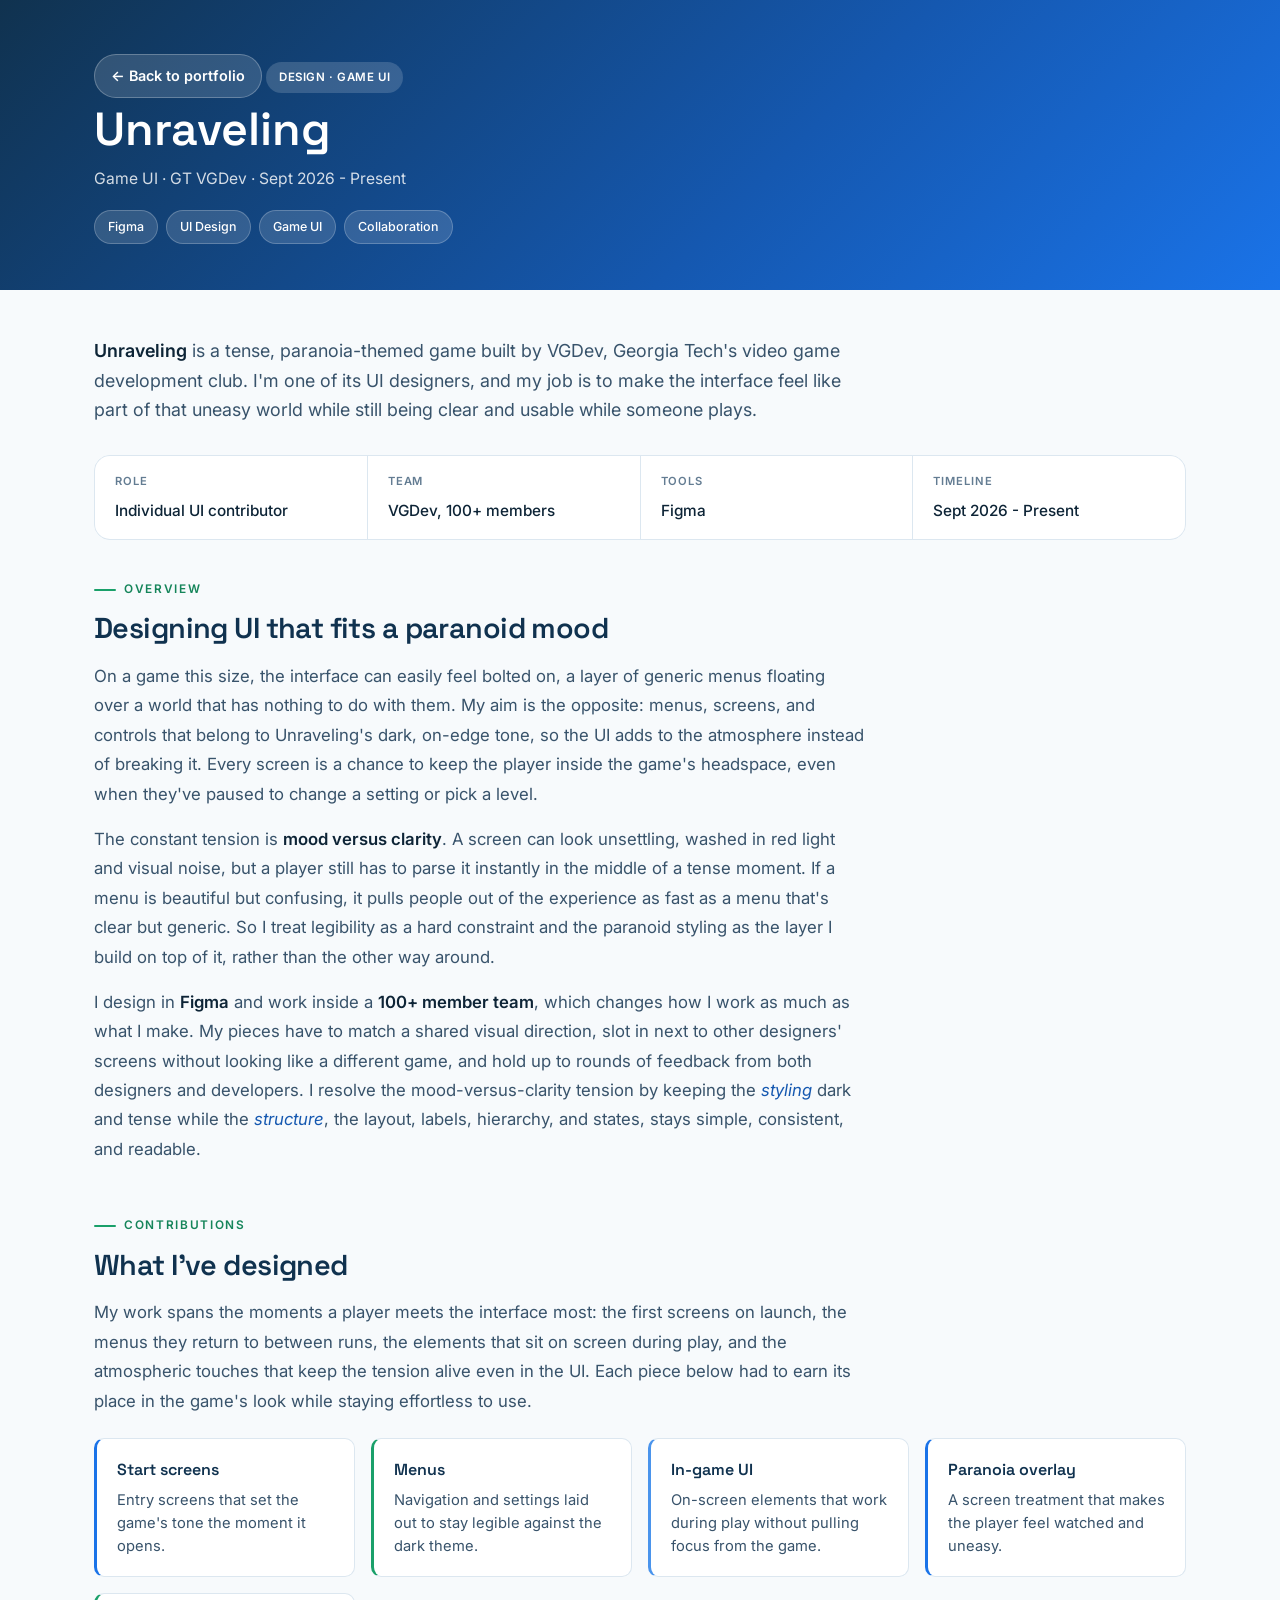
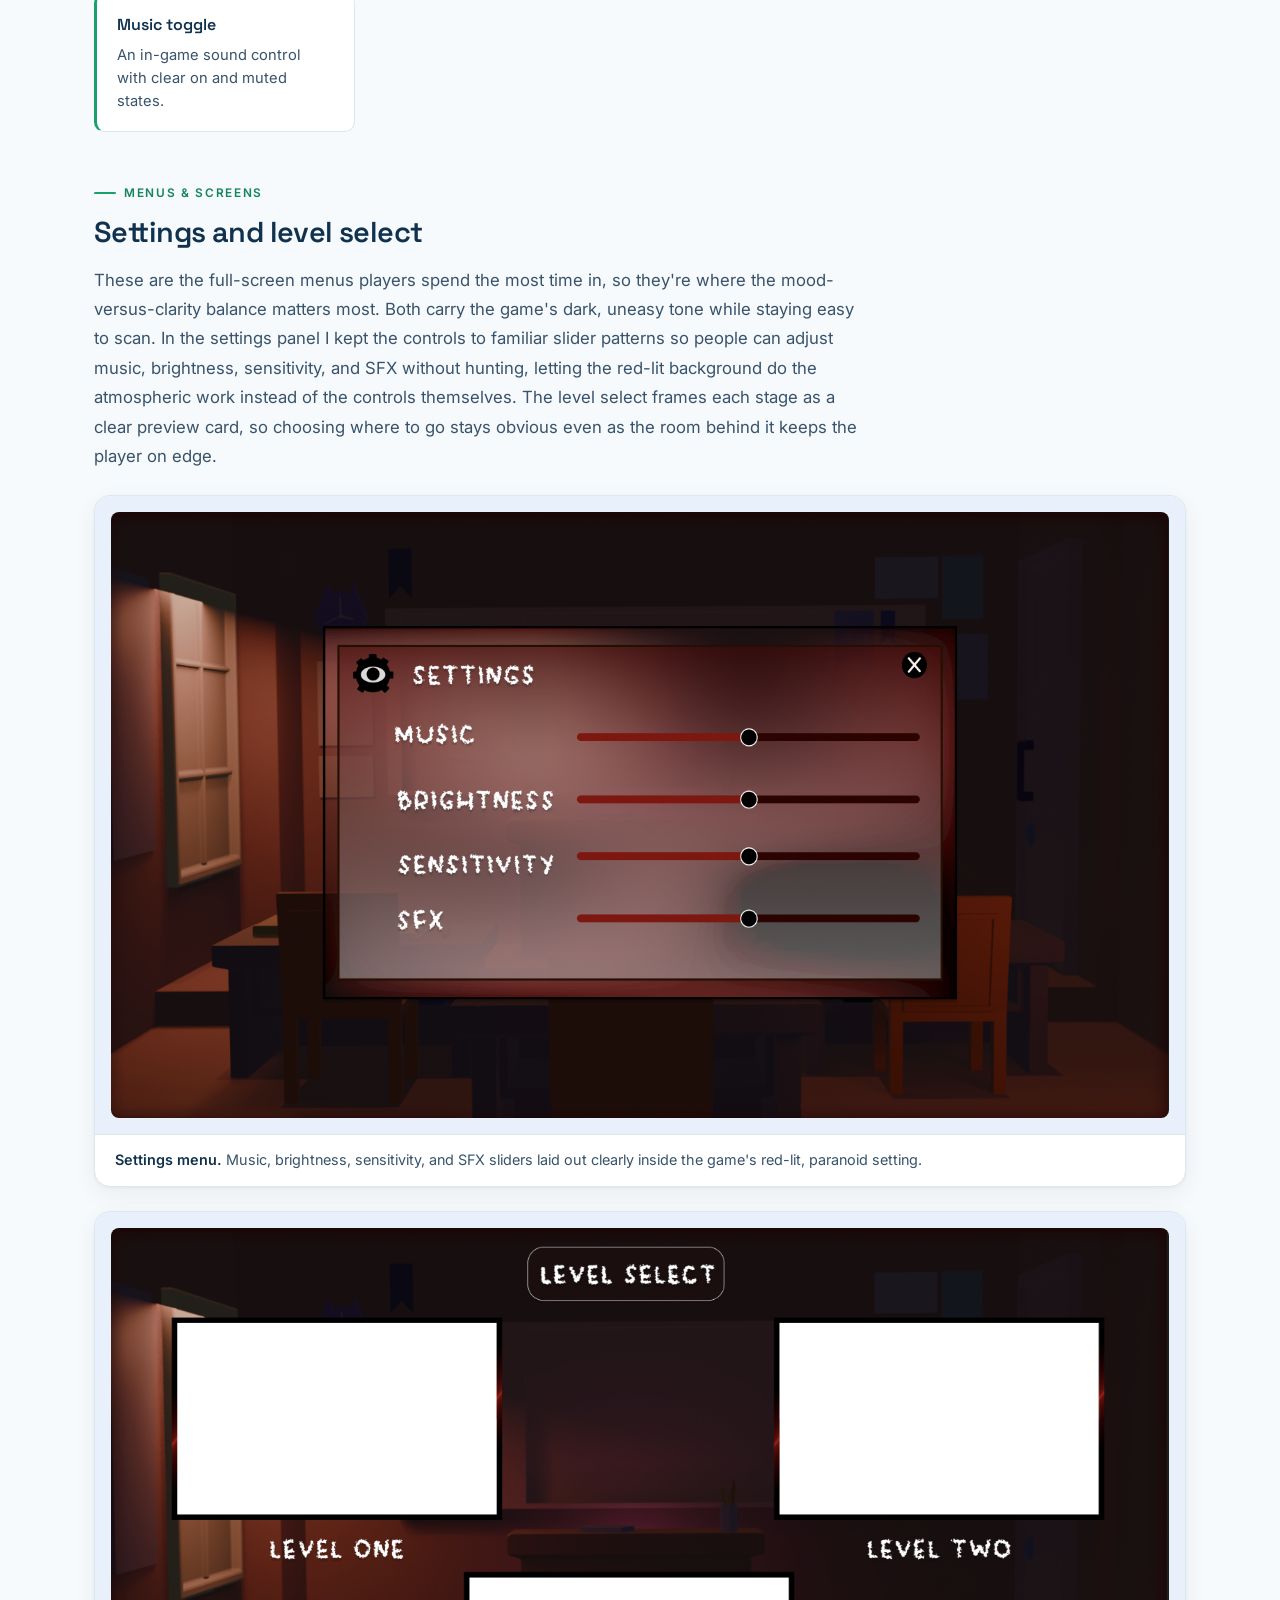
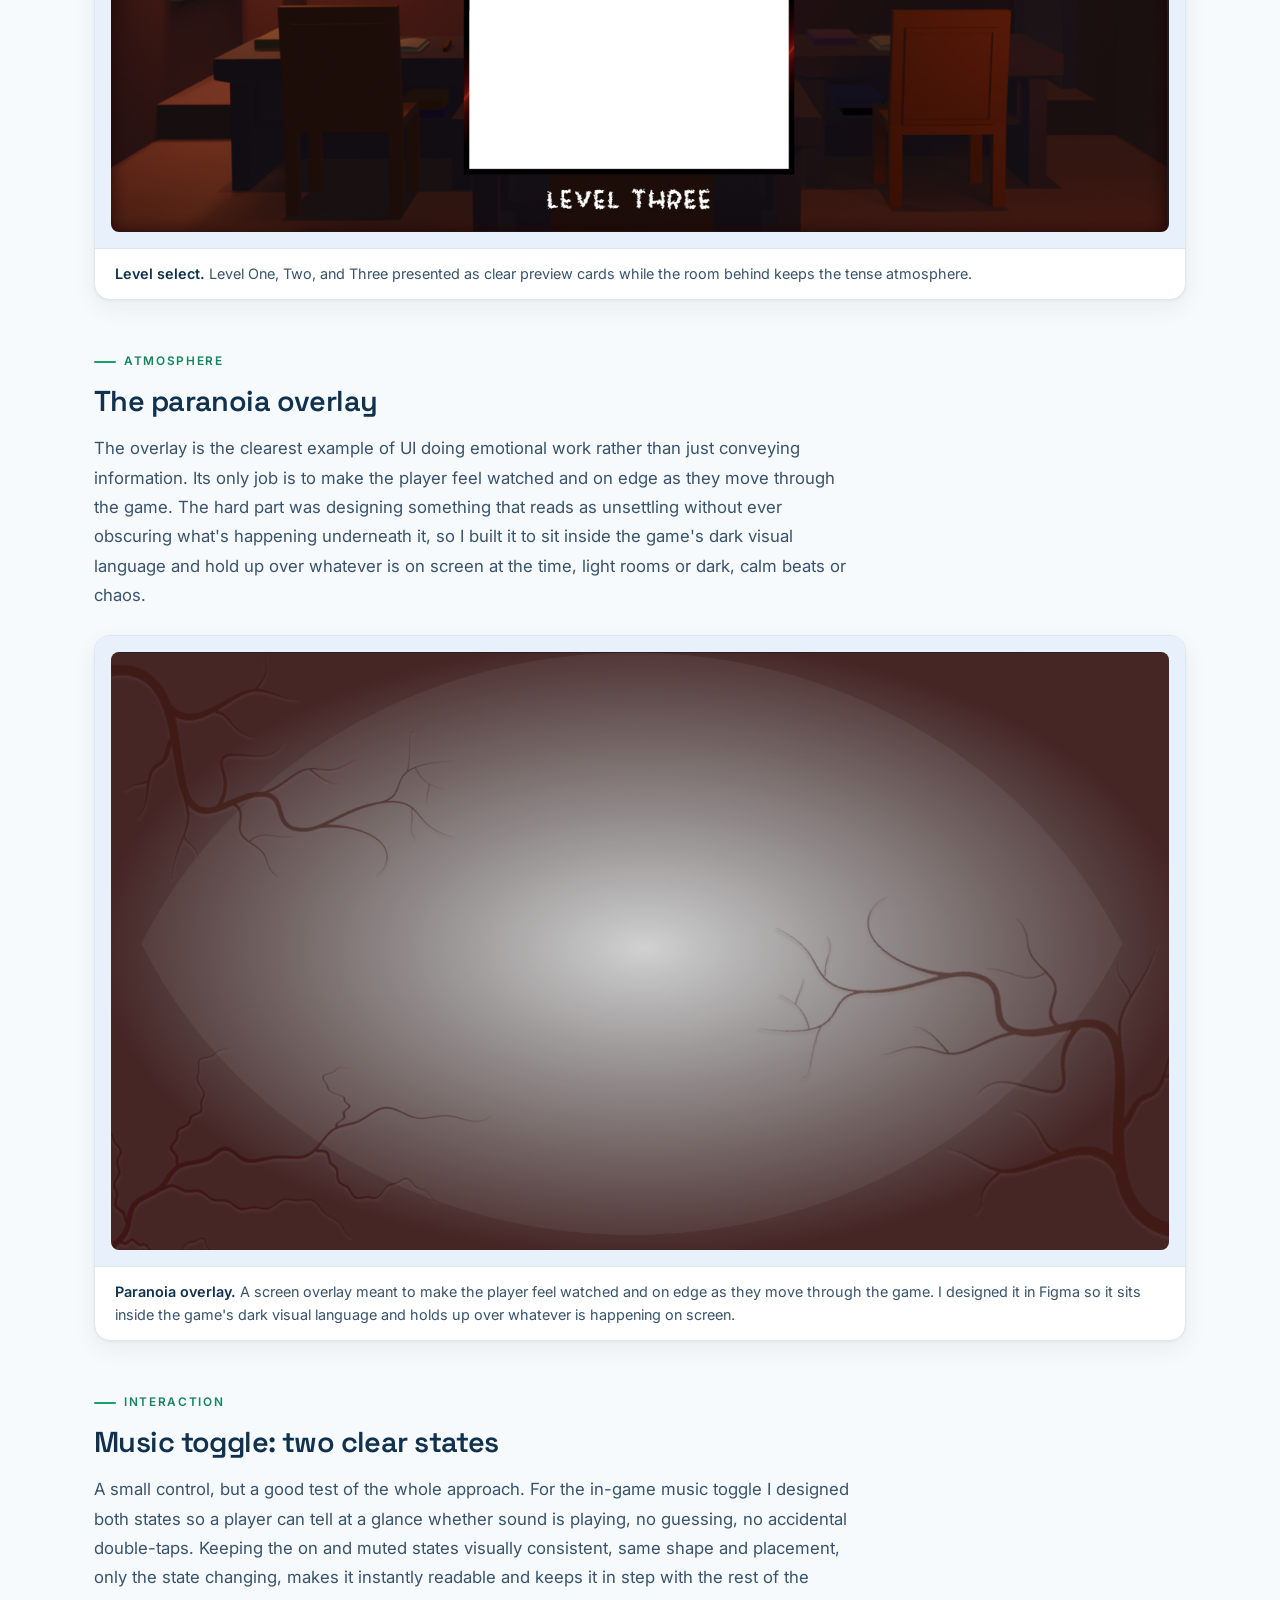
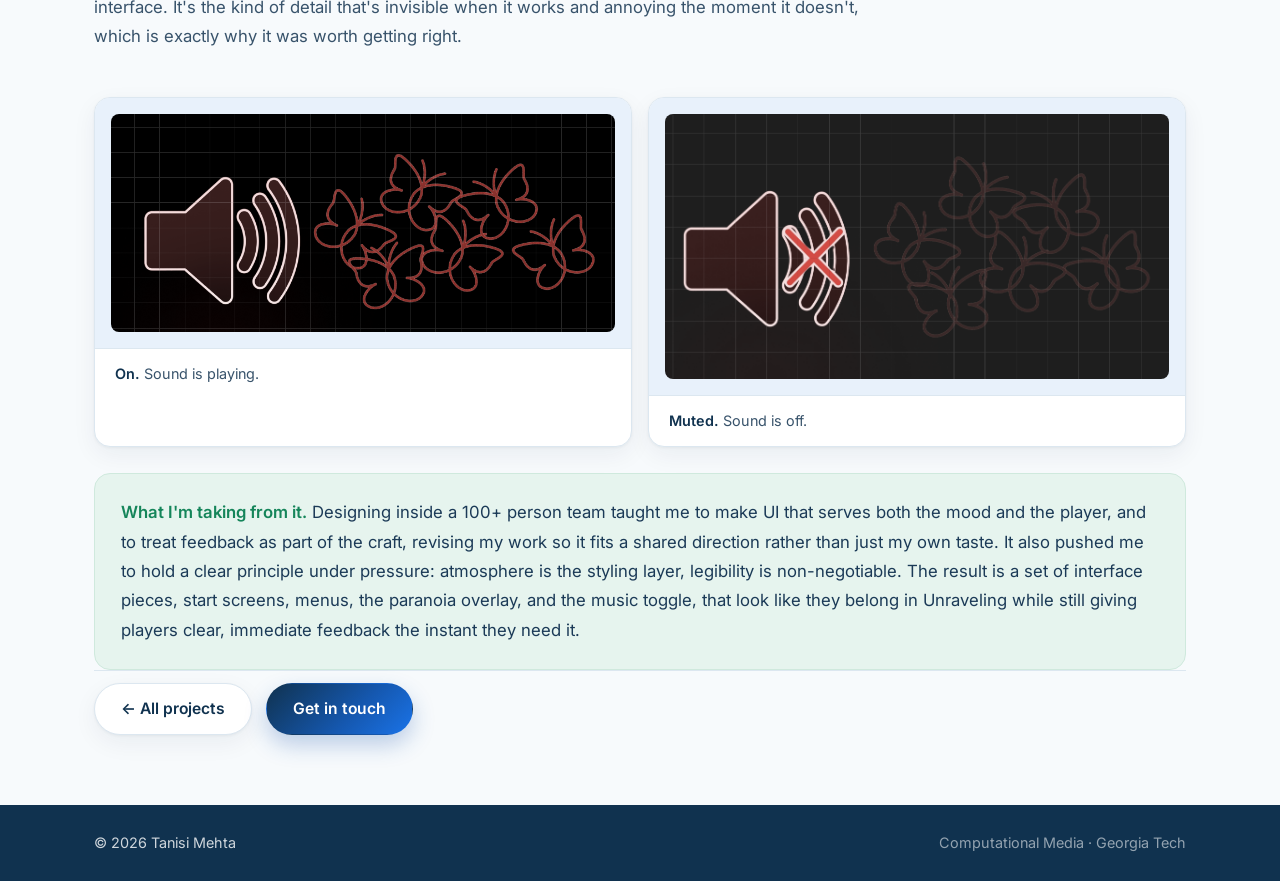
<file: projects/unraveling.html>
<!DOCTYPE html>
<html lang="en">
<head>
  <meta charset="UTF-8" />
  <meta name="viewport" content="width=device-width, initial-scale=1.0" />
  <meta name="description" content="Unraveling is a paranoia-themed game UI Tanisi Mehta designs in Figma with GT VGDev." />
  <meta name="author" content="Tanisi Mehta" />
  <title>Unraveling · Tanisi Mehta</title>
  <link rel="preconnect" href="https://fonts.googleapis.com" />
  <link rel="preconnect" href="https://fonts.gstatic.com" crossorigin />
  <link href="https://fonts.googleapis.com/css2?family=Space+Grotesk:wght@400;500;600;700&family=Inter:wght@400;500;600;700&display=swap" rel="stylesheet" />
  <link rel="stylesheet" href="../css/styles.css" />
  <link rel="icon" href="data:image/svg+xml,<svg xmlns='http://www.w3.org/2000/svg' viewBox='0 0 100 100'><defs><linearGradient id='g' x1='0' y1='0' x2='1' y2='1'><stop offset='0' stop-color='%231a73e8'/><stop offset='1' stop-color='%231aa06a'/></linearGradient></defs><rect width='100' height='100' rx='26' fill='url(%23g)'/><rect x='30' y='29' width='40' height='9' rx='4.5' fill='white'/><rect x='45.5' y='29' width='9' height='42' rx='4.5' fill='white'/></svg>" />
</head>
<body>
  <a class="skip-link" href="#main">Skip to content</a>

  <header class="detail-hero">
    <div class="wrap">
      <a class="detail-hero__back" href="../index.html#projects">← Back to portfolio</a>
      <span class="detail-hero__tag">Design · Game UI</span>
      <h1 class="detail-hero__title">Unraveling</h1>
      <p class="detail-hero__meta">Game UI · GT VGDev · Sept 2026 - Present</p>
      <div class="detail-hero__stack">
        <span>Figma</span><span>UI Design</span><span>Game UI</span><span>Collaboration</span>
      </div>
    </div>
  </header>

  <main id="main" class="detail detail--unraveling">
    <div class="wrap">
      <p class="detail__pitch">
        <strong>Unraveling</strong> is a tense, paranoia-themed game built by VGDev, Georgia Tech's
        video game development club. I'm one of its UI designers, and my job is to make the interface
        feel like part of that uneasy world while still being clear and usable while someone plays.
      </p>

      <div class="cs-meta">
        <div class="cs-meta__item"><span class="cs-meta__label">Role</span><span class="cs-meta__value">Individual UI contributor</span></div>
        <div class="cs-meta__item"><span class="cs-meta__label">Team</span><span class="cs-meta__value">VGDev, 100+ members</span></div>
        <div class="cs-meta__item"><span class="cs-meta__label">Tools</span><span class="cs-meta__value">Figma</span></div>
        <div class="cs-meta__item"><span class="cs-meta__label">Timeline</span><span class="cs-meta__value">Sept 2026 - Present</span></div>
      </div>

      <section class="cs-section">
        <p class="cs-section__kicker">Overview</p>
        <h2 class="cs-section__title">Designing UI that fits a paranoid mood</h2>
        <p class="cs-prose">
          On a game this size, the interface can easily feel bolted on, a layer of generic menus
          floating over a world that has nothing to do with them. My aim is the opposite: menus,
          screens, and controls that belong to Unraveling's dark, on-edge tone, so the UI adds to the
          atmosphere instead of breaking it. Every screen is a chance to keep the player inside the
          game's headspace, even when they've paused to change a setting or pick a level.
        </p>
        <p class="cs-prose">
          The constant tension is <strong>mood versus clarity</strong>. A screen can look unsettling,
          washed in red light and visual noise, but a player still has to parse it instantly in the
          middle of a tense moment. If a menu is beautiful but confusing, it pulls people out of the
          experience as fast as a menu that's clear but generic. So I treat legibility as a hard
          constraint and the paranoid styling as the layer I build on top of it, rather than the other
          way around.
        </p>
        <p class="cs-prose">
          I design in <strong>Figma</strong> and work inside a <strong>100+ member team</strong>, which
          changes how I work as much as what I make. My pieces have to match a shared visual direction,
          slot in next to other designers' screens without looking like a different game, and hold up
          to rounds of feedback from both designers and developers. I resolve the mood-versus-clarity
          tension by keeping the <em>styling</em> dark and tense while the <em>structure</em>, the
          layout, labels, hierarchy, and states, stays simple, consistent, and readable.
        </p>
      </section>

      <section class="cs-section">
        <p class="cs-section__kicker">Contributions</p>
        <h2 class="cs-section__title">What I've designed</h2>
        <p class="cs-prose">
          My work spans the moments a player meets the interface most: the first screens on launch, the
          menus they return to between runs, the elements that sit on screen during play, and the
          atmospheric touches that keep the tension alive even in the UI. Each piece below had to earn
          its place in the game's look while staying effortless to use.
        </p>
        <div class="cs-grid">
          <div class="cs-grid__item"><h4>Start screens</h4><p>Entry screens that set the game's tone the moment it opens.</p></div>
          <div class="cs-grid__item"><h4>Menus</h4><p>Navigation and settings laid out to stay legible against the dark theme.</p></div>
          <div class="cs-grid__item"><h4>In-game UI</h4><p>On-screen elements that work during play without pulling focus from the game.</p></div>
          <div class="cs-grid__item"><h4>Paranoia overlay</h4><p>A screen treatment that makes the player feel watched and uneasy.</p></div>
          <div class="cs-grid__item"><h4>Music toggle</h4><p>An in-game sound control with clear on and muted states.</p></div>
        </div>
      </section>

      <section class="cs-section">
        <p class="cs-section__kicker">Menus &amp; screens</p>
        <h2 class="cs-section__title">Settings and level select</h2>
        <p class="cs-prose">
          These are the full-screen menus players spend the most time in, so they're where the
          mood-versus-clarity balance matters most. Both carry the game's dark, uneasy tone while
          staying easy to scan. In the settings panel I kept the controls to familiar slider patterns
          so people can adjust music, brightness, sensitivity, and SFX without hunting, letting the
          red-lit background do the atmospheric work instead of the controls themselves. The level
          select frames each stage as a clear preview card, so choosing where to go stays obvious even
          as the room behind it keeps the player on edge.
        </p>
        <figure class="cs-figure">
          <div class="cs-figure__frame"><img src="../images/Settings-Unravel.png" alt="Unraveling settings menu with Music, Brightness, Sensitivity, and SFX sliders over the dark game background" /></div>
          <figcaption class="cs-figure__cap">
            <strong>Settings menu.</strong> Music, brightness, sensitivity, and SFX sliders laid out
            clearly inside the game's red-lit, paranoid setting.
          </figcaption>
        </figure>
        <figure class="cs-figure">
          <div class="cs-figure__frame"><img src="../images/Unravel-LevelSelect.png" alt="Unraveling level select screen showing Level One, Level Two, and Level Three over the dark game background" /></div>
          <figcaption class="cs-figure__cap">
            <strong>Level select.</strong> Level One, Two, and Three presented as clear preview cards
            while the room behind keeps the tense atmosphere.
          </figcaption>
        </figure>
      </section>

      <section class="cs-section">
        <p class="cs-section__kicker">Atmosphere</p>
        <h2 class="cs-section__title">The paranoia overlay</h2>
        <p class="cs-prose">
          The overlay is the clearest example of UI doing emotional work rather than just conveying
          information. Its only job is to make the player feel watched and on edge as they move through
          the game. The hard part was designing something that reads as unsettling without ever
          obscuring what's happening underneath it, so I built it to sit inside the game's dark visual
          language and hold up over whatever is on screen at the time, light rooms or dark, calm beats
          or chaos.
        </p>
        <figure class="cs-figure">
          <div class="cs-figure__frame"><img src="../images/Overlay-Unraveling.png" alt="Paranoia-themed UI overlay designed for the Unraveling game" /></div>
          <figcaption class="cs-figure__cap">
            <strong>Paranoia overlay.</strong> A screen overlay meant to make the player feel watched
            and on edge as they move through the game. I designed it in Figma so it sits inside the
            game's dark visual language and holds up over whatever is happening on screen.
          </figcaption>
        </figure>
      </section>

      <section class="cs-section">
        <p class="cs-section__kicker">Interaction</p>
        <h2 class="cs-section__title">Music toggle: two clear states</h2>
        <p class="cs-prose">
          A small control, but a good test of the whole approach. For the in-game music toggle I
          designed both states so a player can tell at a glance whether sound is playing, no guessing,
          no accidental double-taps. Keeping the on and muted states visually consistent, same shape
          and placement, only the state changing, makes it instantly readable and keeps it in step with
          the rest of the interface. It's the kind of detail that's invisible when it works and
          annoying the moment it doesn't, which is exactly why it was worth getting right.
        </p>
        <div class="cs-duo">
          <figure class="cs-figure">
            <div class="cs-figure__frame"><img src="../images/MusicToggle-On-Unraveling.png" alt="In-game music toggle UI element in the on state" /></div>
            <figcaption class="cs-figure__cap"><strong>On.</strong> Sound is playing.</figcaption>
          </figure>
          <figure class="cs-figure">
            <div class="cs-figure__frame"><img src="../images/MusicToggle-Off-Unraveling.png" alt="In-game music toggle UI element in the muted state" /></div>
            <figcaption class="cs-figure__cap"><strong>Muted.</strong> Sound is off.</figcaption>
          </figure>
        </div>
      </section>

      <div class="cs-outcome">
        <p class="cs-prose">
          <strong>What I'm taking from it.</strong> Designing inside a 100+ person team taught me to
          make UI that serves both the mood and the player, and to treat feedback as part of the craft,
          revising my work so it fits a shared direction rather than just my own taste. It also pushed
          me to hold a clear principle under pressure: atmosphere is the styling layer, legibility is
          non-negotiable. The result is a set of interface pieces, start screens, menus, the paranoia
          overlay, and the music toggle, that look like they belong in Unraveling while still giving
          players clear, immediate feedback the instant they need it.
        </p>
      </div>

      <div class="detail__nav">
        <a class="btn btn--ghost" href="../projects.html">← All projects</a>
        <a class="btn btn--primary" href="../index.html#contact">Get in touch</a>
      </div>
    </div>
  </main>

  <footer class="footer">
    <div class="wrap footer__inner">
      <span>© <span id="year"></span> Tanisi Mehta</span>
      <span class="footer__made">Computational Media · Georgia Tech</span>
    </div>
  </footer>
  <script>document.getElementById('year').textContent = new Date().getFullYear();</script>
</body>
</html>
</file>
<file: css/styles.css>
/* ============================================================
   Tanisi Mehta · Portfolio Design System
   Palette: white surfaces, light blue + soft green accents,
   clean blue-slate ink. No purple. Google / Microsoft inspired:
   calm, minimal, professional.
   Fonts: Space Grotesk (display) + Inter (UI).
   Accessible, responsive, motion-respecting.
   ============================================================ */

:root {
  /* Surfaces */
  --bg:          #f7fafc;   /* clean near-white */
  --surface:     #ffffff;
  --tint:        #e8f1fb;   /* light blue tint */
  --tint-green:  #e6f4ee;   /* soft green tint */

  /* Ink (blue-slate, no indigo) */
  --ink:         #0d2436;   /* deep blue-slate */
  --ink-2:       #38536b;   /* slate */
  --ink-3:       #637c92;   /* muted slate */
  --line:        #dce7f0;

  /* Brand */
  --blue:        #1a73e8;   /* primary blue (Google-style) */
  --blue-deep:   #1558b0;
  --sky:         #4a94ec;
  --green:       #1aa06a;   /* soft green accent */
  --green-deep:  #15855a;
  --navy:        #10324f;   /* dark blue header/footer (not navy-indigo) */
  --slate:       #1b3a57;

  --grad:     linear-gradient(120deg, #1a73e8 0%, #2f9ad4 52%, #1aa06a 100%);
  --grad-cta: linear-gradient(135deg, #10324f 0%, #1558b0 60%, #1a73e8 100%);

  --font-ui:   "Inter", system-ui, -apple-system, "Segoe UI", sans-serif;
  --font-disp: "Space Grotesk", "Inter", system-ui, sans-serif;

  --r-sm: 10px; --r-md: 16px; --r-lg: 24px; --r-pill: 999px;
  --shadow-1: 0 1px 3px rgba(15,37,64,.05), 0 8px 24px rgba(15,37,64,.06);
  --shadow-2: 0 18px 46px rgba(15,37,64,.14);
  --maxw: 1140px;
}

* { box-sizing: border-box; margin: 0; padding: 0; }
html { scroll-behavior: smooth; scroll-padding-top: 84px; }
@media (prefers-reduced-motion: reduce) {
  html { scroll-behavior: auto; }
  *, *::before, *::after { animation: none !important; transition: none !important; }
}

body {
  font-family: var(--font-ui);
  color: var(--ink);
  background: var(--bg);
  line-height: 1.65;
  -webkit-font-smoothing: antialiased;
  overflow-x: hidden;
}

img { max-width: 100%; display: block; }
a { color: inherit; text-decoration: none; }

:focus-visible { outline: 3px solid var(--blue); outline-offset: 3px; border-radius: 6px; }

.skip-link {
  position: absolute; left: 14px; top: -60px; z-index: 2000;
  background: var(--navy); color: #fff; padding: 12px 18px;
  border-radius: 0 0 12px 12px; font-weight: 700; transition: top .15s;
}
.skip-link:focus { top: 0; }

.wrap { width: 100%; max-width: var(--maxw); margin: 0 auto; padding: 0 24px; }
.wrap--narrow { max-width: 760px; }

.grad {
  background: var(--grad);
  -webkit-background-clip: text; background-clip: text; color: transparent;
}
.underline { position: relative; white-space: nowrap; }
.underline::after {
  content: ""; position: absolute; left: 0; right: 0; bottom: 4px; height: 10px;
  background: rgba(43,183,131,.30); z-index: -1; border-radius: 4px;
}

/* ---------------- Buttons ---------------- */
.btn {
  display: inline-flex; align-items: center; gap: 8px;
  font-family: var(--font-ui); font-weight: 600; font-size: .98rem;
  padding: 14px 26px; border-radius: var(--r-pill); border: 1.5px solid transparent;
  cursor: pointer; transition: transform .18s ease, box-shadow .18s ease, background .18s, border-color .18s;
  min-height: 52px; line-height: 1;
}
.btn:hover { transform: translateY(-2px); }
.btn--primary { background: var(--grad-cta); color: #fff; box-shadow: 0 10px 22px rgba(31,91,176,.28); }
.btn--ghost { background: var(--surface); color: var(--navy); border-color: var(--line); box-shadow: var(--shadow-1); }
.btn--ghost:hover { border-color: var(--blue); }
.btn--light { background: #fff; color: var(--navy); }
.btn--outline { background: transparent; color: #fff; border-color: rgba(255,255,255,.55); }
.btn--outline:hover { background: rgba(255,255,255,.12); }

/* ---------------- Nav ---------------- */
.nav {
  position: sticky; top: 0; z-index: 100;
  background: rgba(246,249,252,.85); backdrop-filter: blur(12px);
  border-bottom: 1px solid transparent; transition: border-color .2s, box-shadow .2s, background .2s;
}
.nav.is-scrolled { border-color: var(--line); box-shadow: 0 4px 18px rgba(15,37,64,.06); }
.nav__inner { max-width: var(--maxw); margin: 0 auto; padding: 14px 24px; display: flex; align-items: center; gap: 16px; }
.nav__brand { display: flex; align-items: center; gap: 10px; font-weight: 700; font-size: 1.15rem; }
.nav__mark {
  width: 36px; height: 36px; border-radius: 10px; background: var(--grad);
  color: #fff; display: grid; place-items: center; font-family: var(--font-disp);
  font-weight: 700; font-size: 19px; box-shadow: var(--shadow-1);
}
.nav__dot { color: var(--green); }
.nav__links { margin-left: auto; display: flex; align-items: center; gap: 4px; }
.nav__link {
  font-weight: 500; font-size: .95rem; color: var(--ink-2);
  padding: 9px 15px; border-radius: var(--r-pill); transition: color .15s, background .15s;
}
.nav__link:hover, .nav__link.is-active { color: var(--blue-deep); background: var(--tint); }
.nav__link--cta { background: var(--navy); color: #fff !important; }
.nav__link--cta:hover { background: var(--blue-deep); }

.nav__toggle { display: none; margin-left: auto; width: 46px; height: 46px; background: none; border: 0; cursor: pointer; flex-direction: column; gap: 5px; align-items: center; justify-content: center; }
.nav__toggle span { width: 24px; height: 2.5px; background: var(--navy); border-radius: 2px; transition: transform .25s, opacity .25s; }
.nav__toggle[aria-expanded="true"] span:nth-child(1) { transform: translateY(7.5px) rotate(45deg); }
.nav__toggle[aria-expanded="true"] span:nth-child(2) { opacity: 0; }
.nav__toggle[aria-expanded="true"] span:nth-child(3) { transform: translateY(-7.5px) rotate(-45deg); }

/* ---------------- Hero ---------------- */
.hero { position: relative; overflow: hidden; padding: 80px 0 96px; }
.hero__bg { position: absolute; inset: 0; z-index: 0; pointer-events: none; }
.blob { position: absolute; border-radius: 50%; filter: blur(64px); opacity: .55; }
.blob--1 { width: 440px; height: 440px; background: #bcdcff; top: -130px; right: -90px; animation: float 15s ease-in-out infinite; }
.blob--2 { width: 380px; height: 380px; background: #bdecd8; bottom: -150px; left: -100px; animation: float 19s ease-in-out infinite reverse; }
.blob--3 { width: 260px; height: 260px; background: #d4e8ff; top: 42%; left: 46%; opacity: .4; animation: float 21s ease-in-out infinite; }
@keyframes float { 0%,100% { transform: translate(0,0) scale(1); } 50% { transform: translate(20px,-24px) scale(1.06); } }

.hero__inner {
  position: relative; z-index: 1; max-width: var(--maxw); margin: 0 auto; padding: 0 24px;
  display: grid; grid-template-columns: 1.15fr .85fr; gap: 48px; align-items: center;
}
.hero__eyebrow { font-weight: 600; letter-spacing: .12em; text-transform: uppercase; font-size: .8rem; color: var(--blue-deep); margin-bottom: 18px; }
.hero__title { font-family: var(--font-disp); font-weight: 600; font-size: clamp(2.2rem, 5.2vw, 3.7rem); line-height: 1.1; letter-spacing: -.02em; margin-bottom: 22px; }
.hero__lede { font-size: 1.1rem; color: var(--ink-2); max-width: 560px; margin-bottom: 30px; }
.hero__lede strong { color: var(--ink); font-weight: 600; }
.hero__cta { display: flex; flex-wrap: wrap; gap: 14px; margin-bottom: 42px; }
.hero__stats { list-style: none; display: flex; gap: 34px; flex-wrap: wrap; }
.hero__stats li { display: flex; flex-direction: column; }
.hero__stat-num { font-family: var(--font-disp); font-weight: 700; font-size: 1.85rem; color: var(--navy); line-height: 1; }
.hero__stat-lbl { font-size: .82rem; color: var(--ink-3); margin-top: 6px; }

.hero__portrait { position: relative; justify-self: center; }
.portrait {
  position: relative; width: min(340px, 74vw); aspect-ratio: 4/5; border-radius: var(--r-lg);
  background: var(--grad); box-shadow: var(--shadow-2); overflow: hidden;
  display: grid; place-items: center; border: 6px solid #fff;
}
.portrait img { width: 100%; height: 100%; object-fit: cover; }
.portrait__mono { display: none; font-family: var(--font-disp); font-weight: 700; font-size: 5rem; color: rgba(255,255,255,.92); }
.portrait--empty .portrait__mono { display: block; }
.portrait__badge {
  position: absolute; bottom: 18px; right: -14px; background: #fff; color: var(--navy);
  font-weight: 600; font-size: .85rem; padding: 10px 18px; border-radius: var(--r-pill);
  box-shadow: var(--shadow-2);
}
.portrait__badge .dot { color: var(--green); }
.hero__portrait .portrait__badge { z-index: 2; }

.hero__scroll { position: absolute; left: 50%; bottom: 18px; transform: translateX(-50%); z-index: 2; width: 26px; height: 44px; border: 2px solid var(--ink-3); border-radius: 14px; display: grid; place-items: start center; padding-top: 8px; }
.hero__scroll span { width: 4px; height: 8px; background: var(--ink-3); border-radius: 4px; animation: scrolldot 1.6s infinite; }
@keyframes scrolldot { 0% { opacity: 0; transform: translateY(0); } 40% { opacity: 1; } 80% { opacity: 0; transform: translateY(10px); } }

/* ---------------- Sections ---------------- */
.section { padding: 92px 0; }
.section--tint { background: var(--tint); }
.section__kicker { font-weight: 600; letter-spacing: .14em; text-transform: uppercase; font-size: .78rem; color: var(--green-deep); margin-bottom: 14px; }
.section__kicker--light { color: #8fe3c2; }
.section__title { font-family: var(--font-disp); font-weight: 600; font-size: clamp(1.9rem, 4vw, 2.9rem); line-height: 1.14; letter-spacing: -.02em; margin-bottom: 20px; max-width: 20ch; }
.section__title--light { color: #fff; }
.section__intro { font-size: 1.06rem; color: var(--ink-2); max-width: 62ch; margin-bottom: 42px; }

/* ---------------- About ---------------- */
.about__grid { display: grid; grid-template-columns: 1.5fr 1fr; gap: 40px; align-items: start; margin-top: 12px; }
.about__lead p { color: var(--ink-2); font-size: 1.05rem; margin-bottom: 18px; }
.about__lead strong { color: var(--ink); font-weight: 600; }
.about__facts { list-style: none; background: var(--surface); border: 1px solid var(--line); border-radius: var(--r-md); padding: 10px; box-shadow: var(--shadow-1); }
.about__facts li { display: flex; gap: 14px; align-items: center; padding: 16px; border-radius: var(--r-sm); }
.about__facts li + li { border-top: 1px solid var(--line); }
.about__facts span { font-size: 1.35rem; }
.about__facts div { display: flex; flex-direction: column; font-size: .98rem; }
.about__facts strong { font-size: .76rem; text-transform: uppercase; letter-spacing: .06em; color: var(--ink-3); font-weight: 600; }

/* ---------------- Skills ---------------- */
.skills__grid { display: grid; grid-template-columns: repeat(4, 1fr); gap: 22px; margin-top: 12px; }
.skillcard { background: var(--surface); border: 1px solid var(--line); border-radius: var(--r-md); padding: 26px 22px; box-shadow: var(--shadow-1); transition: transform .2s, box-shadow .2s, border-color .2s; }
.skillcard:hover { transform: translateY(-4px); box-shadow: var(--shadow-2); border-color: var(--sky); }
.skillcard h3 { font-family: var(--font-disp); font-weight: 600; font-size: 1.1rem; display: flex; align-items: center; gap: 10px; margin-bottom: 16px; }
.skillcard__ico { font-size: 1.25rem; }
.chips { list-style: none; display: flex; flex-wrap: wrap; gap: 8px; }
.chips li { background: var(--tint); color: var(--blue-deep); font-weight: 500; font-size: .84rem; padding: 7px 13px; border-radius: var(--r-pill); }
.skillcard:nth-child(2) .chips li { background: var(--tint-green); color: var(--green-deep); }
.skillcard:nth-child(4) .chips li { background: var(--tint-green); color: var(--green-deep); }

/* ---------------- Projects ---------------- */
.project--featured {
  background: var(--surface); border: 1px solid var(--line); border-radius: var(--r-lg);
  padding: 40px; box-shadow: var(--shadow-2); margin-bottom: 34px; position: relative; overflow: hidden;
}
.project--featured::before { content: ""; position: absolute; top: 0; left: 0; right: 0; height: 6px; background: var(--grad); }
.project__head { display: flex; justify-content: space-between; gap: 20px; flex-wrap: wrap; align-items: flex-start; margin-bottom: 18px; }
.project__tag { display: inline-block; font-weight: 600; font-size: .74rem; letter-spacing: .06em; text-transform: uppercase; color: var(--blue-deep); background: var(--tint); padding: 6px 12px; border-radius: var(--r-pill); margin-bottom: 12px; }
.project__tag--star { color: var(--green-deep); background: var(--tint-green); }
.project__title { font-family: var(--font-disp); font-weight: 600; font-size: 1.55rem; line-height: 1.2; letter-spacing: -.01em; }
.project__meta { color: var(--ink-3); font-size: .9rem; margin-top: 4px; }
.project__stack { display: flex; flex-wrap: wrap; gap: 8px; }
.project__stack span { font-size: .78rem; font-weight: 600; color: var(--ink-2); background: var(--bg); border: 1px solid var(--line); padding: 6px 12px; border-radius: var(--r-pill); }
.project__stack--sm span { font-size: .72rem; padding: 5px 10px; }
.project__pitch { font-size: 1.06rem; color: var(--ink-2); margin: 8px 0 26px; }
.project__pitch em { color: var(--blue-deep); font-style: italic; font-weight: 500; }

.star { display: grid; grid-template-columns: 1fr 1fr; gap: 18px; }
.star__item { background: var(--bg); border: 1px solid var(--line); border-left: 4px solid var(--blue); border-radius: var(--r-sm); padding: 20px 22px; }
.star__item:nth-child(2) { border-left-color: var(--sky); }
.star__item:nth-child(3) { border-left-color: var(--green); }
.star__item:nth-child(4) { border-left-color: var(--green-deep); }
.star__label { display: inline-block; font-weight: 700; font-size: .74rem; letter-spacing: .08em; text-transform: uppercase; color: var(--blue-deep); margin-bottom: 8px; }
.star__item p, .star p { color: var(--ink-2); font-size: .98rem; }

.project__highlights { list-style: none; display: grid; grid-template-columns: repeat(2, 1fr); gap: 10px 24px; margin-top: 26px; padding-top: 24px; border-top: 1px solid var(--line); }
.project__highlights li { font-weight: 500; font-size: .95rem; color: var(--ink); }

.project__grid { display: grid; grid-template-columns: repeat(3, 1fr); gap: 24px; }
.project--card { background: var(--surface); border: 1px solid var(--line); border-radius: var(--r-md); padding: 28px 26px; box-shadow: var(--shadow-1); transition: transform .2s, box-shadow .2s; display: flex; flex-direction: column; }
.project--card:hover { transform: translateY(-5px); box-shadow: var(--shadow-2); }
.project--card .project__title { font-size: 1.26rem; margin-top: 4px; }
.star--compact { display: block; margin: 16px 0; }
.star--compact p { margin-bottom: 12px; font-size: .92rem; }
.star--compact .star__label { background: var(--tint); border-radius: 5px; padding: 2px 8px; margin-right: 6px; font-size: .68rem; }
.project--card .project__stack { margin-top: auto; padding-top: 12px; }

/* ---------------- Project media (images / video) ---------------- */
.project__media { margin: 22px 0 0; border-radius: var(--r-md); overflow: hidden; border: 1px solid var(--line); box-shadow: var(--shadow-1); background: var(--surface); }
.project__media img,
.project__media video { display: block; width: 100%; height: auto; }
.project__media--sm { margin-top: 16px; }
.timeline__media { max-width: 420px; margin-top: 14px; }

/* ---------------- Project tiles (grid of cards linking to detail pages) ---------------- */
.tiles {
  display: grid; grid-template-columns: repeat(auto-fill, minmax(300px, 1fr));
  gap: 26px; margin-top: 12px;
}
.tile {
  display: flex; flex-direction: column; background: var(--surface);
  border: 1px solid var(--line); border-radius: var(--r-md); overflow: hidden;
  box-shadow: var(--shadow-1); transition: transform .2s ease, box-shadow .2s ease, border-color .2s ease;
}
.tile:hover { transform: translateY(-6px); box-shadow: var(--shadow-2); border-color: var(--sky); }
.tile__media { position: relative; aspect-ratio: 16 / 10; background: var(--tint); overflow: hidden; }
.tile__media img, .tile__media video { width: 100%; height: 100%; object-fit: cover; display: block; }
/* Wide UI screenshots: show the whole screen (less zoomed) on the tint
   backing instead of cropping hard. Scoped to cards that opt in. */
.tile__media--contain img { object-fit: contain; object-position: center; padding: 10px; }
.tile__tag {
  position: absolute; top: 12px; left: 12px; z-index: 2;
  background: rgba(15,37,64,.84); color: #fff; font-size: .68rem; font-weight: 600;
  letter-spacing: .04em; text-transform: uppercase; padding: 5px 11px; border-radius: var(--r-pill);
}
.tile__tag--star { background: var(--grad); }
.tile__body { display: flex; flex-direction: column; flex: 1; padding: 22px 22px 24px; }
.tile__title { font-family: var(--font-disp); font-size: 1.22rem; font-weight: 600; line-height: 1.25; color: var(--navy); }
.tile__meta { color: var(--ink-3); font-size: .86rem; margin-top: 6px; }
.tile__desc { color: var(--ink-2); font-size: .94rem; margin-top: 12px; }
.tile__cta { margin-top: auto; padding-top: 18px; }
.tile__btn {
  display: inline-flex; align-items: center; gap: 8px; font-weight: 600; font-size: .92rem;
  padding: 11px 20px; border-radius: var(--r-pill); background: var(--grad-cta); color: #fff;
  box-shadow: 0 8px 18px rgba(31,91,176,.26); transition: transform .18s ease;
}
.tile__btn:hover { transform: translateY(-2px); }

/* ---------------- Project detail pages ---------------- */
.detail-hero {
  background: var(--grad-cta); color: #fff; padding: 40px 0 46px;
}
.detail-hero__back {
  display: inline-flex; align-items: center; gap: 7px; font-weight: 600; font-size: .9rem;
  color: #fff; background: rgba(255,255,255,.14); padding: 9px 16px; border-radius: var(--r-pill);
  border: 1px solid rgba(255,255,255,.25); transition: background .15s;
}
.detail-hero__back:hover { background: rgba(255,255,255,.24); }
.detail-hero__tag {
  display: inline-block; margin: 22px 0 10px; font-size: .72rem; font-weight: 600;
  letter-spacing: .05em; text-transform: uppercase; padding: 6px 13px; border-radius: var(--r-pill);
  background: rgba(255,255,255,.16);
}
.detail-hero__title { font-family: var(--font-disp); font-size: clamp(1.9rem, 4.5vw, 2.9rem); font-weight: 600; line-height: 1.14; }
.detail-hero__titlesuffix {
  font-family: var(--font-ui); font-weight: 500; font-size: .5em;
  color: rgba(255,255,255,.78); white-space: nowrap; margin-left: .3em;
}
@media (max-width: 560px) { .detail-hero__titlesuffix { display: block; margin-left: 0; margin-top: 4px; } }
.detail-hero__meta { margin-top: 10px; color: rgba(255,255,255,.82); font-size: .98rem; }
.detail-hero__stack { display: flex; flex-wrap: wrap; gap: 8px; margin-top: 18px; }
.detail-hero__stack span {
  font-size: .78rem; font-weight: 500; padding: 6px 13px; border-radius: var(--r-pill);
  background: rgba(255,255,255,.14); border: 1px solid rgba(255,255,255,.22);
}
.detail { padding: 46px 0 70px; }
.detail__pitch { font-size: 1.12rem; color: var(--ink-2); max-width: 780px; margin-bottom: 30px; }
.detail__pitch em { color: var(--blue-deep); font-style: italic; }
.detail__pitch strong { color: var(--ink); font-weight: 600; }
.detail__media { margin: 0 0 36px; border-radius: var(--r-md); overflow: hidden; border: 1px solid var(--line); box-shadow: var(--shadow-1); background: var(--surface); }
.detail__media img, .detail__media video { width: 100%; height: auto; display: block; }

/* ---- Case-study alternating sections (image + description) ---- */
.case {
  display: grid; grid-template-columns: 1fr; gap: 22px;
  align-items: center; margin: 0 0 44px;
}
@media (min-width: 820px) {
  .case { grid-template-columns: 1fr 1fr; gap: 36px; }
  /* Flipped: description on the LEFT, image on the RIGHT */
  .case--flip .case__media { order: 2; }
  .case--flip .case__text { order: 1; }
}
.case__media {
  border-radius: var(--r-md); overflow: hidden; border: 1px solid var(--line);
  box-shadow: var(--shadow-1); background: var(--surface);
}
.case__media img, .case__media video { width: 100%; height: auto; display: block; }
/* Grouped images (e.g. music toggle on/off) share one media column */
.case__media--group { border: 0; box-shadow: none; background: none; display: grid; gap: 16px; }
.case__media--group .case__frame {
  display: block; border-radius: var(--r-md); overflow: hidden; border: 1px solid var(--line);
  box-shadow: var(--shadow-1); background: var(--surface);
}
.case__media--group .case__frame img { width: 100%; height: auto; display: block; }
.case__text { align-self: center; }
/* Text-only case section (no paired image) spans the full content width */
.case--text { grid-template-columns: 1fr; }
@media (min-width: 820px) { .case--text { grid-template-columns: 1fr; } }
.case--text .case__caption { max-width: 820px; }
.case__caption {
  font-size: 1rem; line-height: 1.7; color: var(--ink-2); margin: 0;
}
.case__caption strong { color: var(--blue-deep); font-weight: 600; }

/* Compact caption integrated directly beneath a hero image (pulled up tight) */
.detail__media-note {
  margin: -22px 0 40px; max-width: 820px;
  font-size: 1rem; line-height: 1.7; color: var(--ink-2);
}
.detail__media-note strong { color: var(--blue-deep); font-weight: 600; }

/* Feature section: enlarged media (~68% content width) with description below */
.case--feature { grid-template-columns: 1fr; }
@media (min-width: 820px) {
  .case--feature { grid-template-columns: 1fr; gap: 22px; }
  .case--feature .case__media { width: 68%; margin: 0 auto; }
  .case--feature .case__text { max-width: 820px; margin: 0 auto; }
}

/* Unraveling only: make the grouped supporting (music toggle) images slightly smaller */
.detail--unraveling .case__media--group { max-width: 440px; }
@media (min-width: 820px) {
  .detail--unraveling .case__media--group { max-width: 100%; }
  .detail--unraveling .case__media--group .case__frame { max-width: 420px; margin: 0 auto; }
}

.detail__star { display: grid; gap: 18px; margin-bottom: 34px; }
@media (min-width: 720px) { .detail__star { grid-template-columns: 1fr 1fr; } }
.detail__star .star__item {
  background: var(--surface); border: 1px solid var(--line); border-radius: var(--r-md);
  padding: 22px 24px; box-shadow: var(--shadow-1);
}
.detail__star .star__item p { color: var(--ink-2); }
.detail__star .star__item strong { color: var(--ink); font-weight: 600; }
.detail__star .star__label {
  display: inline-block; font-weight: 700; font-size: .74rem; letter-spacing: .04em;
  text-transform: uppercase; color: var(--blue-deep); background: var(--tint);
  padding: 4px 11px; border-radius: var(--r-pill); margin-bottom: 10px;
}
.detail__highlights { list-style: none; display: grid; gap: 10px; margin: 8px 0 34px; }
.detail__highlights li {
  background: var(--surface); border: 1px solid var(--line); border-radius: var(--r-sm);
  padding: 13px 18px; box-shadow: var(--shadow-1); font-size: .95rem;
}
.detail__actions { margin: 0 0 30px; }
.detail__nav { display: flex; flex-wrap: wrap; gap: 14px; padding-top: 12px; border-top: 1px solid var(--line); }


/* ---------------- Timeline ---------------- */
.timeline { list-style: none; position: relative; margin-top: 20px; padding-left: 28px; }
.timeline::before { content: ""; position: absolute; left: 6px; top: 8px; bottom: 8px; width: 2px; background: linear-gradient(var(--blue), var(--green)); }
.timeline__item { position: relative; padding: 0 0 34px 24px; }
.timeline__item:last-child { padding-bottom: 0; }
.timeline__dot { position: absolute; left: -28px; top: 6px; width: 14px; height: 14px; border-radius: 50%; background: var(--blue); border: 3px solid var(--bg); box-shadow: 0 0 0 3px rgba(47,125,225,.22); }
.timeline__body { background: var(--surface); border: 1px solid var(--line); border-radius: var(--r-md); padding: 22px 26px; box-shadow: var(--shadow-1); }
.timeline__row { display: flex; justify-content: space-between; gap: 12px; flex-wrap: wrap; align-items: baseline; }
.timeline__row h3 { font-family: var(--font-disp); font-weight: 600; font-size: 1.18rem; }
.timeline__when { font-size: .84rem; font-weight: 600; color: var(--green-deep); }
.timeline__org { color: var(--blue-deep); font-weight: 600; font-size: .92rem; margin-bottom: 12px; }
.timeline__body ul { padding-left: 20px; color: var(--ink-2); }
.timeline__body li { margin-bottom: 6px; font-size: .97rem; }

/* ---------------- Education ---------------- */
.edu__grid { display: grid; grid-template-columns: 1.2fr 1fr; gap: 30px; margin-top: 12px; }
.edu__col { display: flex; flex-direction: column; gap: 20px; }
.edu__card { background: var(--surface); border: 1px solid var(--line); border-radius: var(--r-md); padding: 26px; box-shadow: var(--shadow-1); border-top: 4px solid var(--blue); }
.edu__card h3 { font-family: var(--font-disp); font-weight: 600; font-size: 1.18rem; }
.edu__deg { color: var(--blue-deep); font-weight: 600; margin-top: 4px; }
.edu__meta { color: var(--ink-3); font-size: .9rem; margin-top: 4px; }
.edu__subhead { font-family: var(--font-disp); font-weight: 600; font-size: 1.28rem; margin-bottom: 8px; }
.honors { list-style: none; }
.honors li { display: flex; align-items: center; gap: 12px; background: var(--surface); border: 1px solid var(--line); border-radius: var(--r-sm); padding: 14px 18px; margin-bottom: 12px; font-weight: 500; box-shadow: var(--shadow-1); }
.honors span { font-size: 1.15rem; }

/* ---------------- Contact ---------------- */
.section--cta { background: var(--grad-cta); text-align: center; }
.contact__lede { color: rgba(255,255,255,.85); font-size: 1.1rem; max-width: 54ch; margin: 0 auto 32px; }
.contact__actions { display: flex; flex-wrap: wrap; gap: 14px; justify-content: center; }

/* ---------------- Footer ---------------- */
.footer { background: var(--navy); color: rgba(255,255,255,.8); padding: 26px 0; }
.footer__inner { display: flex; justify-content: space-between; gap: 12px; flex-wrap: wrap; font-size: .9rem; }
.footer__made { color: rgba(255,255,255,.55); }

/* ---------------- Reveal animation ---------------- */
.reveal { opacity: 0; transform: translateY(24px); transition: opacity .6s ease, transform .6s ease; }
.reveal.is-visible { opacity: 1; transform: none; }

/* ---------------- Responsive ---------------- */
@media (max-width: 940px) {
  .hero__inner { grid-template-columns: 1fr; gap: 40px; }
  .hero__portrait { order: -1; }
  .about__grid, .edu__grid { grid-template-columns: 1fr; }
  .skills__grid { grid-template-columns: repeat(2, 1fr); }
  .project__grid { grid-template-columns: 1fr; }
  .star { grid-template-columns: 1fr; }
  .project__highlights { grid-template-columns: 1fr; }
}

@media (max-width: 720px) {
  .nav__toggle { display: flex; }
  .nav__links {
    position: fixed; inset: 66px 0 auto 0; flex-direction: column; align-items: stretch;
    background: var(--surface); border-bottom: 1px solid var(--line); padding: 12px 20px 20px;
    gap: 6px; box-shadow: var(--shadow-2); transform: translateY(-140%); transition: transform .3s ease;
  }
  .nav__links.is-open { transform: translateY(0); }
  .nav__link { padding: 14px 16px; font-size: 1rem; }
  .nav__link--cta { text-align: center; }
  .section { padding: 64px 0; }
  .project--featured { padding: 28px 22px; }
  .hero { padding: 48px 0 70px; }
  .hero__stats { gap: 24px; }
}

@media (max-width: 460px) {
  .skills__grid { grid-template-columns: 1fr; }
  .btn { width: 100%; justify-content: center; }
  .hero__cta { flex-direction: column; }
}

/* ============================================================
   Refinements: typing animation, typography, hover polish
   (appended; keeps the base system above untouched)
   ============================================================ */

/* ---- Sleeker display typography & hierarchy ---- */
.hero__title { font-weight: 700; letter-spacing: -.03em; line-height: 1.06; margin-bottom: 12px; }
.section__title { letter-spacing: -.025em; }
.section__kicker { position: relative; padding-left: 30px; }
.section__kicker::before {
  content: ""; position: absolute; left: 0; top: 50%; transform: translateY(-50%);
  width: 22px; height: 2px; background: var(--green); border-radius: 2px;
}
.hero__lede { line-height: 1.7; }

/* ---- Hero typing animation ---- */
/* The typed phrase lives on the supporting line (.hero__typeline) and
   reads at the same size as the surrounding lede. A small min-height
   (one line + a little) keeps the layout from jumping without leaving a
   large gap before the paragraph below. */
.hero__typeline {
  font-size: 1.1rem; color: var(--ink-2); font-weight: 400; line-height: 1.7;
  margin-bottom: 10px; min-height: 1.7em;
}
.type { display: inline; color: var(--blue-deep); }
.type__text {
  background: var(--grad);
  -webkit-background-clip: text; background-clip: text; color: transparent;
  font-weight: 600;
}
.type__caret {
  display: inline-block; width: 2px; height: 1.05em; margin-left: 2px;
  transform: translateY(2px); background: var(--green);
  border-radius: 2px; animation: caret-blink 1s step-end infinite;
}
@keyframes caret-blink { 0%, 100% { opacity: 1; } 50% { opacity: 0; } }
@media (prefers-reduced-motion: reduce) {
  .type__caret { animation: none; opacity: 1; }
}

/* ---- Skill card note + hover accent ---- */
.skillcard { position: relative; overflow: hidden; }
.skillcard::after {
  content: ""; position: absolute; left: 0; right: 0; top: 0; height: 3px;
  background: var(--grad); transform: scaleX(0); transform-origin: left;
  transition: transform .3s ease;
}
.skillcard:hover::after { transform: scaleX(1); }
.skillcard__note {
  margin-top: 14px; font-size: .82rem; line-height: 1.5; color: var(--ink-3);
}
.chips li { transition: transform .15s ease, box-shadow .15s ease; }
.skillcard:hover .chips li { box-shadow: 0 2px 8px rgba(15,37,64,.07); }

/* ---- Subtle, tasteful hover effects ---- */
.nav__link { position: relative; }
.nav__link:not(.nav__link--cta)::after {
  content: ""; position: absolute; left: 15px; right: 15px; bottom: 5px; height: 2px;
  background: var(--green); border-radius: 2px; transform: scaleX(0); transform-origin: center;
  transition: transform .22s ease;
}
.nav__link:not(.nav__link--cta):hover::after,
.nav__link.is-active:not(.nav__link--cta)::after { transform: scaleX(1); }

.tile__media img, .tile__media video { transition: transform .4s ease; }
.tile:hover .tile__media img, .tile:hover .tile__media video { transform: scale(1.04); }
.tile__title { transition: color .2s ease; }
.tile:hover .tile__title { color: var(--blue-deep); }

.about__facts li { transition: background .2s ease; }
.about__facts li:hover { background: var(--tint); }

.edu__card { transition: transform .2s ease, box-shadow .2s ease; }
.edu__card:hover { transform: translateY(-3px); box-shadow: var(--shadow-2); }
.honors li { transition: transform .15s ease, border-color .2s ease; }
.honors li:hover { transform: translateX(3px); border-color: var(--sky); }

.btn--primary { transition: transform .18s ease, box-shadow .18s ease; }
.btn--primary:hover { box-shadow: 0 14px 30px rgba(31,91,176,.34); }

/* ============================================================
   Interactive refinements: cursor glow, section reveals,
   subtle 3D tilt on project previews.
   All effects are decorative and are disabled under
   prefers-reduced-motion by the global rule near the top.
   ============================================================ */

/* ---- Cursor-following glow (subtle, understated) ---- */
.cursor-glow {
  position: fixed;
  top: 0; left: 0;
  width: 460px; height: 460px;
  margin: -230px 0 0 -230px;           /* center on the pointer */
  border-radius: 50%;
  pointer-events: none;
  z-index: 0;                          /* sits behind content, above page bg */
  opacity: 0;
  background: radial-gradient(
    circle at center,
    rgba(26,115,232,.16) 0%,           /* light blue core */
    rgba(26,160,106,.10) 42%,          /* soft green mid */
    rgba(255,255,255,0) 72%            /* fades to nothing */
  );
  filter: blur(14px);
  transform: translate3d(var(--glow-x, 50vw), var(--glow-y, 30vh), 0);
  transition: opacity .5s ease;
  will-change: transform;
}
.cursor-glow.is-active { opacity: 1; }
/* Only enabled on fine pointers (mouse/trackpad); never shown on touch. */
@media (hover: none), (pointer: coarse) {
  .cursor-glow { display: none; }
}
@media (prefers-reduced-motion: reduce) {
  .cursor-glow { display: none; }
}
/* Keep hero content above the glow. */
.hero__inner { position: relative; z-index: 1; }

/* ---- Gentle section entrance transitions ---- */
/* Wrap-level reveal for major sections: a soft fade + lift with easing
   slightly gentler than the element-level .reveal. Staggers children. */
.section-reveal > .wrap { opacity: 0; transform: translateY(32px); }
.section-reveal.is-inview > .wrap {
  opacity: 1; transform: none;
  transition: opacity .8s cubic-bezier(.22,.61,.36,1),
              transform .8s cubic-bezier(.22,.61,.36,1);
}
@media (prefers-reduced-motion: reduce) {
  .section-reveal > .wrap,
  .section-reveal.is-inview > .wrap { opacity: 1; transform: none; }
}

/* ---- Subtle 3D tilt on project previews (genuine fit: image/video tiles) ---- */
@media (hover: hover) and (pointer: fine) {
  .tile {
    transform-style: preserve-3d;
    transition: transform .25s ease, box-shadow .25s ease, border-color .2s ease;
  }
  .tile.tilt {
    transform:
      perspective(900px)
      rotateX(var(--ry, 0deg))
      rotateY(var(--rx, 0deg))
      translateY(-6px);
    box-shadow: var(--shadow-2);
  }
  .tile.tilt .tile__media { transform: translateZ(18px) scale(1.01); }
  .tile__media { transition: transform .25s ease; transform: translateZ(0); }
}

/* ============================================================
   Design gallery carousel (Bits of Good project page)
   One project shown at a time: large screenshot, title, description.
   Scroll-snap track gives native touch/swipe on mobile; JS wires the
   arrows and dot indicators. Matches the site card system.
   ============================================================ */
.carousel { position: relative; margin: 8px 0 44px; }
.carousel__viewport {
  overflow: hidden;
  border-radius: var(--r-md);
}
.carousel__track {
  list-style: none; margin: 0; padding: 0;
  display: flex;
  scroll-snap-type: x mandatory;
  overflow-x: auto;
  scroll-behavior: smooth;
  -webkit-overflow-scrolling: touch;
  scrollbar-width: none;            /* Firefox: hide scrollbar */
}
.carousel__track::-webkit-scrollbar { display: none; } /* WebKit: hide scrollbar */
.slide {
  flex: 0 0 100%; width: 100%;
  scroll-snap-align: center; scroll-snap-stop: always;
}
.slide__inner {
  margin: 0; display: flex; flex-direction: column;
  background: var(--surface); border: 1px solid var(--line);
  border-radius: var(--r-md); overflow: hidden; box-shadow: var(--shadow-1);
  height: 100%;
}
/* Neutral media box shows each full screenshot without cropping, so
   wide desktop shots and tall mobile shots both read clearly. */
.slide__media {
  display: flex; align-items: center; justify-content: center;
  aspect-ratio: 16 / 9; background: var(--tint); padding: 18px; overflow: hidden;
}
.slide__media img {
  max-width: 100%; max-height: 100%; width: auto; height: auto;
  object-fit: contain; border-radius: 10px; display: block;
}
.slide__body { padding: 22px 26px 26px; }
.slide__title {
  font-family: var(--font-disp); font-size: 1.3rem; font-weight: 600;
  line-height: 1.25; color: var(--navy);
}
.slide__desc { color: var(--ink-2); font-size: 1rem; line-height: 1.65; margin-top: 10px; max-width: 70ch; }

/* Arrows */
.carousel__arrow {
  position: absolute; top: calc(50% - 60px); transform: translateY(-50%);
  z-index: 3; width: 46px; height: 46px; border-radius: 50%;
  background: var(--surface); border: 1px solid var(--line); color: var(--navy);
  box-shadow: var(--shadow-2); cursor: pointer;
  display: grid; place-items: center; font-size: 1.7rem; line-height: 1;
  transition: transform .18s ease, background .18s ease, color .18s ease, border-color .18s ease, opacity .18s ease;
}
.carousel__arrow span { margin-top: -3px; }
.carousel__arrow:hover { background: var(--blue); color: #fff; border-color: var(--blue); }
.carousel__arrow:active { transform: translateY(-50%) scale(.94); }
.carousel__arrow--prev { left: 10px; }
.carousel__arrow--next { right: 10px; }
.carousel__arrow[disabled] { opacity: .4; cursor: not-allowed; }
.carousel__arrow[disabled]:hover { background: var(--surface); color: var(--navy); border-color: var(--line); }

/* Dot indicators */
.carousel__dots {
  display: flex; justify-content: center; gap: 10px; margin-top: 18px;
}
.carousel__dots button {
  width: 9px; height: 9px; padding: 0; border: 0; border-radius: 50%;
  background: var(--line); cursor: pointer; transition: background .2s ease, transform .2s ease;
}
.carousel__dots button:hover { background: var(--sky); }
.carousel__dots button[aria-selected="true"] {
  background: var(--blue); transform: scale(1.35);
}

@media (max-width: 560px) {
  .slide__media { aspect-ratio: 4 / 3; padding: 12px; }
  .slide__body { padding: 18px 18px 20px; }
  .slide__title { font-size: 1.16rem; }
  .slide__desc { font-size: .95rem; }
  /* Move arrows to the bottom corners of the media on narrow screens */
  .carousel__arrow { width: 40px; height: 40px; font-size: 1.5rem; }
  .carousel__arrow--prev { left: 6px; }
  .carousel__arrow--next { right: 6px; }
}

@media (prefers-reduced-motion: reduce) {
  .carousel__track { scroll-behavior: auto; }
  .carousel__arrow { transition: none; }
}

/* ============================================================
   Case-study system (project detail pages)
   Reusable, project-specific building blocks that extend the
   existing .detail system: an at-a-glance meta bar, section
   headers, prose, annotated figures, feature grids, stat
   callouts, a process flow, and an outcome block.
   ============================================================ */

/* At-a-glance meta bar: role / timeline / tools / team */
.cs-meta {
  display: grid; grid-template-columns: repeat(auto-fit, minmax(150px, 1fr));
  gap: 1px; background: var(--line); border: 1px solid var(--line);
  border-radius: var(--r-md); overflow: hidden; margin: 0 0 40px;
}
.cs-meta__item { background: var(--surface); padding: 16px 20px; }
.cs-meta__label {
  display: block; font-size: .7rem; font-weight: 600; letter-spacing: .08em;
  text-transform: uppercase; color: var(--ink-3); margin-bottom: 6px;
}
.cs-meta__value { font-size: .96rem; font-weight: 500; color: var(--ink); line-height: 1.4; }

/* Section header with a kicker, used to break the page into chapters */
.cs-section { margin: 52px 0 0; }
.cs-section:first-of-type { margin-top: 0; }
.cs-section__kicker {
  position: relative; padding-left: 30px; font-weight: 600; letter-spacing: .14em;
  text-transform: uppercase; font-size: .74rem; color: var(--green-deep); margin-bottom: 12px;
}
.cs-section__kicker::before {
  content: ""; position: absolute; left: 0; top: 50%; transform: translateY(-50%);
  width: 22px; height: 2px; background: var(--green); border-radius: 2px;
}
.cs-section__title {
  font-family: var(--font-disp); font-weight: 600; font-size: clamp(1.4rem, 2.6vw, 1.8rem);
  line-height: 1.2; letter-spacing: -.02em; color: var(--navy); margin-bottom: 16px;
}
.cs-prose { color: var(--ink-2); font-size: 1.05rem; line-height: 1.75; max-width: 70ch; }
.cs-prose + .cs-prose { margin-top: 16px; }
.cs-prose strong { color: var(--ink); font-weight: 600; }
.cs-prose em { color: var(--blue-deep); font-style: italic; }

/* Annotated figure: a real screenshot/slide with a caption underneath */
.cs-figure {
  margin: 24px 0 0; border: 1px solid var(--line); border-radius: var(--r-md);
  overflow: hidden; background: var(--surface); box-shadow: var(--shadow-1);
}
.cs-figure__frame {
  display: flex; align-items: center; justify-content: center;
  background: var(--tint); padding: 16px;
}
.cs-figure__frame img, .cs-figure__frame video {
  max-width: 100%; height: auto; display: block; border-radius: 8px;
}
.cs-figure--plain .cs-figure__frame { background: var(--surface); padding: 0; }
.cs-figure__cap {
  padding: 14px 20px; font-size: .9rem; line-height: 1.55; color: var(--ink-2);
  border-top: 1px solid var(--line);
}
.cs-figure__cap strong { color: var(--navy); font-weight: 600; }

/* Feature / systems grid: titled cards for real features */
.cs-grid {
  display: grid; grid-template-columns: repeat(auto-fill, minmax(230px, 1fr));
  gap: 16px; margin-top: 22px;
}
.cs-grid__item {
  background: var(--surface); border: 1px solid var(--line); border-left: 3px solid var(--blue);
  border-radius: var(--r-sm); padding: 18px 20px;
}
.cs-grid__item:nth-child(3n+2) { border-left-color: var(--green); }
.cs-grid__item:nth-child(3n+3) { border-left-color: var(--sky); }
.cs-grid__item h4 {
  font-family: var(--font-disp); font-size: 1rem; font-weight: 600; color: var(--navy); margin-bottom: 6px;
}
.cs-grid__item p { font-size: .92rem; line-height: 1.55; color: var(--ink-2); }

/* Stat callouts: pull real numbers forward */
.cs-stats {
  display: grid; grid-template-columns: repeat(auto-fit, minmax(160px, 1fr));
  gap: 16px; margin-top: 22px;
}
.cs-stat {
  background: var(--surface); border: 1px solid var(--line); border-radius: var(--r-md);
  padding: 22px; box-shadow: var(--shadow-1);
}
.cs-stat__num { font-family: var(--font-disp); font-weight: 700; font-size: 2rem; line-height: 1; color: var(--blue); }
.cs-stat__num--green { color: var(--green-deep); }
.cs-stat__lbl { margin-top: 8px; font-size: .9rem; color: var(--ink-2); line-height: 1.45; }

/* Quote strip: real user quotes */
.cs-quotes { display: grid; gap: 14px; margin-top: 22px; }
@media (min-width: 720px) { .cs-quotes { grid-template-columns: repeat(2, 1fr); } }
.cs-quote {
  background: var(--tint); border-radius: var(--r-md); padding: 20px 22px;
  font-size: .98rem; line-height: 1.6; color: var(--ink); position: relative;
}
.cs-quote::before {
  content: "\201C"; font-family: var(--font-disp); font-size: 2.4rem; line-height: .6;
  color: var(--sky); display: block; margin-bottom: 6px;
}

/* Process flow: left-to-right steps (e.g. patients -> software -> clinicians) */
.cs-flow {
  display: flex; flex-wrap: wrap; align-items: stretch; gap: 10px; margin-top: 22px;
}
.cs-flow__step {
  flex: 1 1 180px; background: var(--surface); border: 1px solid var(--line);
  border-top: 3px solid var(--blue); border-radius: var(--r-sm); padding: 18px 20px;
}
.cs-flow__step:nth-child(3) { border-top-color: var(--sky); }
.cs-flow__step:nth-child(5) { border-top-color: var(--green); }
.cs-flow__step h4 { font-family: var(--font-disp); font-size: .98rem; color: var(--navy); margin-bottom: 6px; }
.cs-flow__step p { font-size: .88rem; line-height: 1.5; color: var(--ink-2); }
.cs-flow__arrow {
  flex: 0 0 auto; align-self: center; color: var(--ink-3); font-size: 1.4rem; font-weight: 700;
}
@media (max-width: 640px) {
  .cs-flow { flex-direction: column; }
  .cs-flow__arrow { transform: rotate(90deg); align-self: center; }
}

/* Timeline of steps / process */
.cs-steps { list-style: none; counter-reset: step; margin-top: 22px; padding: 0; display: grid; gap: 14px; }
.cs-steps li {
  position: relative; background: var(--surface); border: 1px solid var(--line);
  border-radius: var(--r-sm); padding: 16px 20px 16px 58px;
}
.cs-steps li::before {
  counter-increment: step; content: counter(step);
  position: absolute; left: 16px; top: 16px; width: 28px; height: 28px; border-radius: 50%;
  background: var(--grad); color: #fff; display: grid; place-items: center;
  font-family: var(--font-disp); font-weight: 700; font-size: .9rem;
}
.cs-steps h4 { font-size: .98rem; font-weight: 600; color: var(--navy); margin-bottom: 3px; }
.cs-steps p { font-size: .92rem; line-height: 1.55; color: var(--ink-2); }

/* Outcome / learnings block */
.cs-outcome {
  margin-top: 26px; background: var(--tint-green); border: 1px solid #cfe9dd;
  border-radius: var(--r-md); padding: 24px 26px;
}
.cs-outcome .cs-prose { max-width: none; color: var(--slate); }
.cs-outcome .cs-prose strong { color: var(--green-deep); }

/* Two-up figure row (e.g. toggle states, before/after) */
.cs-duo { display: grid; gap: 16px; margin-top: 22px; }
@media (min-width: 640px) { .cs-duo { grid-template-columns: 1fr 1fr; } }

@media (max-width: 560px) {
  .cs-section { margin-top: 40px; }
  .cs-prose { font-size: 1rem; }
}

/* ---- The Flower: animated Ruby sprite (6-frame walk cycle, 32x32 each) ---- */
.sprite-demo {
  display: flex; align-items: center; gap: 18px; flex-wrap: wrap;
  margin-top: 22px; padding: 22px 24px; background: var(--surface);
  border: 1px solid var(--line); border-radius: var(--r-md); box-shadow: var(--shadow-1);
}
.sprite {
  width: 32px; height: 32px; image-rendering: pixelated;
  background-image: url("../images/RubyWalk_strip6.png");
  background-repeat: no-repeat; background-size: 192px 32px;
  transform: scale(3); transform-origin: left center; margin-right: 40px;
  animation: ruby-walk .7s steps(6) infinite;
}
@keyframes ruby-walk { from { background-position: 0 0; } to { background-position: -192px 0; } }
.sprite-demo__note { font-size: .92rem; color: var(--ink-2); line-height: 1.55; flex: 1 1 260px; }
.sprite-demo__note strong { color: var(--navy); font-weight: 600; }
@media (prefers-reduced-motion: reduce) {
  .sprite { animation: none; background-position: 0 0; }
}

/* ============================================================
   Homepage overhaul: nav indicator, hero particles, magnetic
   headline, featured tiles, compact skill tabs, liquid/mask
   image reveals, and small layout helpers.
   Palette unchanged (blue / green / white). Motion-respecting.
   ============================================================ */

/* ---- Animated nav indicator (desktop) ---- */
.nav__links { position: relative; }
.nav__indicator {
  position: absolute; top: 50%; left: 0; height: 34px; width: 0;
  transform: translateY(-50%); border-radius: var(--r-pill);
  background: var(--tint); opacity: 0; z-index: 0;
  transition: left .32s cubic-bezier(.22,.61,.36,1), width .32s cubic-bezier(.22,.61,.36,1), opacity .2s ease;
  pointer-events: none;
}
.nav__link { position: relative; z-index: 1; }

/* ---- Hero particles canvas (generative floating shapes) ---- */
.hero__particles { position: absolute; inset: 0; width: 100%; height: 100%; display: block; }

/* ---- Magnetic headline ---- */
.magnetic-line { display: inline-block; will-change: transform; }
.hero__title .char {
  display: inline-block; will-change: transform;
  transition: transform .25s cubic-bezier(.22,.61,.36,1);
}
.hero__title .char--space { width: .28em; }
/* When the magnetic script splits the gradient name into per-letter spans,
   each letter must carry the gradient itself (background does not inherit),
   otherwise the transparent-clipped letters render invisible. */
.hero__title .grad .char {
  background: var(--grad);
  -webkit-background-clip: text; background-clip: text;
  -webkit-text-fill-color: transparent; color: transparent;
}

/* ---- Featured tiles: 3-up, a touch larger ---- */
.tiles--featured { grid-template-columns: repeat(3, 1fr); }
@media (max-width: 920px) { .tiles--featured { grid-template-columns: repeat(2, 1fr); } }
@media (max-width: 620px) { .tiles--featured { grid-template-columns: 1fr; } }

.section__more { margin-top: 34px; }

/* ---- Liquid image reveal + hover (mask + subtle ripple) ---- */
/* Each tile image starts clipped, then wipes open when revealed. */
.tile__media img, .tile__media video {
  clip-path: inset(0 0 0 0);
}
.tile.reveal .tile__media img,
.tile.reveal .tile__media video { }
.tile.mask-hidden .tile__media img,
.tile.mask-hidden .tile__media video {
  clip-path: inset(0 0 100% 0);
}
.tile.mask-shown .tile__media img,
.tile.mask-shown .tile__media video {
  clip-path: inset(0 0 0 0);
  transition: clip-path .7s cubic-bezier(.76,0,.24,1), transform .4s ease;
}
/* Liquid sheen that sweeps across the image on hover */
.tile__media::after {
  content: ""; position: absolute; inset: 0; z-index: 1; pointer-events: none;
  background: linear-gradient(115deg, transparent 30%, rgba(255,255,255,.28) 48%, rgba(74,148,236,.12) 56%, transparent 74%);
  background-size: 250% 100%; background-position: 150% 0; opacity: 0;
  transition: opacity .2s ease;
}
.tile:hover .tile__media::after { opacity: 1; animation: sheen 1.1s ease forwards; }
@keyframes sheen { from { background-position: 150% 0; } to { background-position: -120% 0; } }

/* ---- Compact, interactive skills ---- */
.skills { margin-top: 14px; }
.skills__tabs {
  position: relative; display: inline-flex; gap: 4px; padding: 5px;
  background: var(--surface); border: 1px solid var(--line); border-radius: var(--r-pill);
  box-shadow: var(--shadow-1); flex-wrap: wrap;
}
.skills__tab {
  position: relative; z-index: 1; border: 0; background: transparent; cursor: pointer;
  font-family: var(--font-ui); font-weight: 600; font-size: .95rem; color: var(--ink-2);
  padding: 10px 20px; border-radius: var(--r-pill); transition: color .2s ease;
}
.skills__tab.is-active { color: #fff; }
.skills__tabline {
  position: absolute; top: 5px; bottom: 5px; left: 5px; width: 0;
  border-radius: var(--r-pill); background: var(--grad); z-index: 0;
  transition: left .3s cubic-bezier(.22,.61,.36,1), width .3s cubic-bezier(.22,.61,.36,1);
}
.skills__panels { margin-top: 22px; min-height: 48px; }
.skills__panel { display: none; }
.skills__panel.is-active { display: flex; animation: panel-in .35s ease; }
@keyframes panel-in { from { opacity: 0; transform: translateY(8px); } to { opacity: 1; transform: none; } }
.skills .chips li { font-size: .92rem; padding: 9px 16px; }
.chip-note { color: var(--ink-3); font-weight: 400; font-size: .82em; }
@media (prefers-reduced-motion: reduce) {
  .skills__panel.is-active { animation: none; }
  .skills__tabline, .nav__indicator { transition: none; }
}

/* ---- Short about + link arrow ---- */
.about__short { max-width: 70ch; }
.about__short p { color: var(--ink-2); font-size: 1.08rem; line-height: 1.75; margin-bottom: 16px; }
.about__short strong { color: var(--ink); font-weight: 600; }
.link-arrow {
  display: inline-flex; align-items: center; gap: 6px; font-weight: 600; color: var(--blue-deep);
  position: relative;
}
.link-arrow::after {
  content: ""; position: absolute; left: 0; right: 0; bottom: -2px; height: 2px;
  background: var(--green); transform: scaleX(0); transform-origin: left; transition: transform .22s ease;
}
.link-arrow:hover::after { transform: scaleX(1); }

/* Hide the desktop nav indicator on mobile (vertical panel) */
@media (max-width: 720px) {
  .nav__indicator { display: none; }
  .tiles--featured { grid-template-columns: 1fr; }
}

/* ============================================================
   Gather case study
   Gather uses the shared .detail / .cs-* case-study template
   (same as Ignition Portal): same content width, margins,
   section rhythm, figure frames, grid accents, meta bar, and
   typography. Only the two Gather-specific components below
   (the mid-fi/hi-fi evolution and the hi-fi gallery) need
   styling, and they reuse the same base tokens so they match
   the rest of the system.
   ============================================================ */

/* ============================================================
   Consistent content column + alignment
   Everything in the Gather case study, text and images alike,
   is centered inside one shared column of the same width, so
   every heading, paragraph, figure, and section lines up on the
   same left and right margins.
   ============================================================ */
:root { --gather-col: 900px; }

.detail--gather .detail__pitch,
.detail--gather .cs-meta,
.detail--gather .cs-section__kicker,
.detail--gather .cs-section__title,
.detail--gather .cs-prose,
.detail--gather .cs-grid,
.detail--gather .cs-figure,
.detail--gather .cs-outcome,
.detail--gather .detail__nav,
.detail--gather .hifi {
  max-width: var(--gather-col);
  margin-left: auto; margin-right: auto;
}
/* Prose keeps a comfortable reading measure but shares the column's left
   edge, so text never sits awkwardly inside or beyond the image bounds. */
.detail--gather .cs-prose { max-width: var(--gather-col); }
.detail--gather .detail__pitch { max-width: var(--gather-col); }

/* ---- Screenshot gallery (Mid-Fi and Hi-Fi sections) ----------------
   One shared layout for both sections: each screen is a full-column,
   stacked figure (never side by side), framed like .cs-figure (surface,
   hairline --line border, --r-md radius, --shadow-1), with a labelled
   caption below. Width, alignment, borders, spacing, and typography are
   identical across both sections and the rest of the page. */
.hifi { margin: 44px auto 0; }
.hifi:first-of-type { margin-top: 24px; }
.hifi img {
  width: 100%; height: auto; display: block;
  border-radius: var(--r-md); overflow: hidden;
  border: 1px solid var(--line); box-shadow: var(--shadow-1); background: var(--surface);
  transition: transform .4s cubic-bezier(.22,.61,.36,1),
              box-shadow .4s cubic-bezier(.22,.61,.36,1);
}
/* Gentle hover lift on screenshots. */
@media (hover: hover) and (pointer: fine) {
  .hifi img:hover, .detail--gather .cs-figure:hover {
    transform: translateY(-4px);
    box-shadow: 0 18px 46px rgba(15,37,64,.14);
  }
  .detail--gather .cs-figure { transition: transform .4s cubic-bezier(.22,.61,.36,1), box-shadow .4s cubic-bezier(.22,.61,.36,1); }
}
/* Caption block: a label/index, a clear heading, and a readable
   description, set off by a soft green accent bar on the left. */
.hifi__cap {
  margin-top: 16px; padding-left: 16px; border-left: 2px solid var(--green);
}
.hifi__num {
  display: inline-block; font-family: var(--font-disp); font-weight: 700;
  font-size: .78rem; letter-spacing: .08em; color: var(--green-deep); margin-bottom: 4px;
}
/* Mid-Fi badge: a neutral slate chip, so it reads as context rather than
   one of the numbered hi-fi screens. */
.hifi__num--mid {
  color: var(--ink-3); background: var(--tint); border-radius: var(--r-pill);
  padding: 3px 10px; letter-spacing: .06em; text-transform: uppercase; font-size: .68rem;
}
.hifi__title {
  font-family: var(--font-disp); font-weight: 600; font-size: 1.14rem;
  line-height: 1.25; letter-spacing: -.01em; color: var(--navy); margin: 6px 0 8px;
}
.hifi__desc { font-size: 1rem; line-height: 1.7; color: var(--ink-2); margin: 0; }

/* ============================================================
   Tasteful decoration & motion (restrained, palette-consistent)
   ============================================================ */

/* A soft blue-to-green wash behind the page, barely-there, to add depth
   without competing with the content. */
.detail--gather {
  position: relative;
  background:
    radial-gradient(60% 40% at 85% 0%, rgba(26,115,232,.05), transparent 70%),
    radial-gradient(50% 35% at 0% 20%, rgba(26,160,106,.05), transparent 70%);
}

/* Section dividers: a thin gradient rule above each chapter (not the first),
   tying sections together with the blue/green accent. */
.detail--gather .cs-section { position: relative; }
.detail--gather .cs-section + .cs-section::before {
  content: ""; display: block; width: 100%; max-width: var(--gather-col);
  height: 1px; margin: 0 auto 52px;
  background: linear-gradient(90deg, transparent, var(--line) 15%, var(--line) 85%, transparent);
}

/* Kicker accent bar picks up the blue→green gradient for a small, cohesive
   detail that matches the portfolio's brand. */
.detail--gather .cs-section__kicker::before { background: var(--grad); width: 26px; }

/* Scroll-reveal for Gather figures and grids: reuse the existing .reveal
   system (toggled by the shared IntersectionObserver). Subtle fade + lift. */
.detail--gather .reveal { opacity: 0; transform: translateY(22px); transition: opacity .7s cubic-bezier(.22,.61,.36,1), transform .7s cubic-bezier(.22,.61,.36,1); }
.detail--gather .reveal.is-visible { opacity: 1; transform: none; }
@media (prefers-reduced-motion: reduce) {
  .detail--gather .reveal,
  .detail--gather .reveal.is-visible { opacity: 1; transform: none; transition: none; }
  .hifi img { transition: none; }
}

/* ============================================================
   "From User Insight to Product Decision" — interactive mini
   case study (homepage section 02). Scoped under .cs2; reuses
   the site palette/typography. No gradients, glass, or new
   global styles. Stage tabs reveal one editorial panel at a time.
   ============================================================ */
.cs2 {
  margin-top: 8px;
  border: 1px solid var(--line); border-radius: var(--r-md);
  background: var(--surface); box-shadow: var(--shadow-1);
  overflow: hidden;
}

/* Scenario framing strip */
.cs2__scenario {
  margin: 0; padding: 24px 28px; background: var(--tint);
  color: var(--ink); font-size: 1.04rem; line-height: 1.7;
  border-bottom: 1px solid var(--line);
}
.cs2__scenario-label {
  display: block; font-family: var(--font-ui); font-weight: 700;
  font-size: .72rem; letter-spacing: .12em; text-transform: uppercase;
  color: var(--blue-deep); margin-bottom: 8px;
}

/* Stage tabs */
.cs2__steps {
  list-style: none; margin: 0; padding: 14px 18px; display: flex; flex-wrap: wrap; gap: 8px;
  border-bottom: 1px solid var(--line);
}
.cs2__step {
  display: inline-flex; align-items: center; gap: 10px; cursor: pointer;
  background: transparent; border: 1px solid var(--line); border-radius: var(--r-pill);
  padding: 9px 16px 9px 10px; color: var(--ink-2); font-family: var(--font-ui);
  font-weight: 600; font-size: .92rem; transition: border-color .2s, color .2s, background .2s;
}
.cs2__step:hover { border-color: var(--blue); color: var(--blue-deep); }
.cs2__step.is-active { background: var(--blue); border-color: var(--blue); color: #fff; }
.cs2__step-num {
  display: grid; place-items: center; width: 24px; height: 24px; border-radius: 50%;
  background: var(--tint); color: var(--blue-deep); font-size: .74rem; font-weight: 700;
}
.cs2__step.is-active .cs2__step-num { background: rgba(255,255,255,.22); color: #fff; }

/* Panels */
.cs2__panels { padding: 30px 28px 10px; }
.cs2__panel[hidden] { display: none; }
.cs2__panel { animation: cs2-fade .4s ease; }
@keyframes cs2-fade { from { opacity: 0; transform: translateY(8px); } to { opacity: 1; transform: none; } }
@media (prefers-reduced-motion: reduce) { .cs2__panel { animation: none; } }
.cs2__lead { color: var(--ink-2); font-size: 1.02rem; line-height: 1.7; max-width: 62ch; margin: 0 0 22px; }

/* Research: interview insight rows */
.cs2__insights { list-style: none; margin: 0; padding: 0; display: grid; gap: 14px; }
.cs2__insight {
  display: flex; gap: 16px; padding: 20px 22px; border: 1px solid var(--line);
  border-left: 4px solid var(--blue); border-radius: var(--r-sm); background: var(--surface);
  transition: transform .2s ease, box-shadow .2s ease, border-left-color .2s ease;
}
.cs2__insight:nth-child(2) { border-left-color: var(--green); }
.cs2__insight:nth-child(3) { border-left-color: var(--sky); }
.cs2__insight:hover { transform: translateX(3px); box-shadow: var(--shadow-1); }
.cs2__insight-icon {
  flex: 0 0 auto; width: 34px; height: 34px; border-radius: 50%; display: grid; place-items: center;
  background: var(--tint); color: var(--blue-deep); font-family: var(--font-disp); font-weight: 700;
}
.cs2__insight:nth-child(2) .cs2__insight-icon { background: var(--tint-green); color: var(--green-deep); }
.cs2__insight h4 { font-family: var(--font-disp); font-weight: 600; font-size: 1.04rem; color: var(--navy); margin-bottom: 8px; }
.cs2__quote { color: var(--ink); font-style: italic; margin: 0 0 8px; line-height: 1.6; }
.cs2__note { color: var(--ink-2); font-size: .92rem; line-height: 1.6; margin: 0; }
.cs2__note strong { color: var(--ink); font-weight: 600; }
.cs2__note--wide { max-width: none; margin-top: 22px; padding: 16px 18px; background: var(--tint); border-radius: var(--r-sm); font-size: .96rem; }
.cs2__note--wide em { color: var(--blue-deep); font-style: italic; }

/* Synthesis: observation -> need -> opportunity map */
.cs2__map { display: grid; gap: 12px; }
.cs2__map-row {
  display: grid; grid-template-columns: 1fr auto 1fr auto 1fr; gap: 12px; align-items: center;
  padding: 16px 18px; border: 1px solid var(--line); border-radius: var(--r-sm); background: var(--surface);
}
.cs2__map-obs { color: var(--ink-2); font-size: .94rem; }
.cs2__map-need { color: var(--ink); font-style: italic; font-size: .96rem; }
.cs2__map-opp { color: var(--green-deep); font-weight: 600; font-size: .96rem; }
.cs2__map-arrow { color: var(--ink-3); font-weight: 700; }

/* Prioritization: options with impact/feasibility bars */
.cs2__matrix { display: grid; grid-template-columns: repeat(3, 1fr); gap: 16px; }
.cs2__opt {
  position: relative; border: 1px solid var(--line); border-radius: var(--r-md);
  padding: 22px 20px; background: var(--surface);
}
.cs2__opt--pick { border-color: var(--green); box-shadow: 0 0 0 1px var(--green); }
.cs2__pick-flag {
  position: absolute; top: -11px; left: 18px; background: var(--green-deep); color: #fff;
  font-size: .68rem; font-weight: 700; letter-spacing: .04em; text-transform: uppercase;
  padding: 4px 10px; border-radius: var(--r-pill);
}
.cs2__opt h4 { font-family: var(--font-disp); font-weight: 600; font-size: 1.06rem; color: var(--navy); margin: 4px 0 16px; }
.cs2__bars { display: grid; grid-template-columns: auto 1fr; gap: 8px 12px; align-items: center; margin-bottom: 16px; }
.cs2__bar-label { font-size: .76rem; font-weight: 600; color: var(--ink-3); text-transform: uppercase; letter-spacing: .04em; }
.cs2__bar { height: 8px; background: var(--tint); border-radius: var(--r-pill); overflow: hidden; }
.cs2__bar-fill { display: block; height: 100%; background: var(--blue); border-radius: var(--r-pill); }
.cs2__bar-fill--green { background: var(--green); }
.cs2__bar-fill--amber { background: #d98a2b; }
.cs2__tradeoff { color: var(--ink-2); font-size: .9rem; line-height: 1.6; margin: 0; }

/* Validation: metrics + follow-up */
.cs2__metrics { display: grid; grid-template-columns: repeat(3, 1fr); gap: 16px; margin-bottom: 24px; }
.cs2__metric { border: 1px solid var(--line); border-top: 3px solid var(--blue); border-radius: var(--r-sm); padding: 18px 18px; background: var(--surface); }
.cs2__metric:nth-child(2) { border-top-color: var(--green); }
.cs2__metric:nth-child(3) { border-top-color: var(--sky); }
.cs2__metric-num { display: block; font-family: var(--font-disp); font-weight: 700; font-size: 1.3rem; color: var(--blue); line-height: 1.15; margin-bottom: 8px; }
.cs2__metric-num--green { color: var(--green-deep); }
.cs2__metric-lbl { color: var(--ink-2); font-size: .9rem; line-height: 1.55; }
.cs2__followup { border: 1px solid var(--line); border-radius: var(--r-sm); padding: 20px 22px; background: var(--tint); }
.cs2__followup h4 { font-family: var(--font-disp); font-weight: 600; font-size: 1.02rem; color: var(--navy); margin-bottom: 12px; }
.cs2__followup ul { margin: 0; padding-left: 20px; color: var(--ink-2); }
.cs2__followup li { margin-bottom: 8px; font-size: .95rem; line-height: 1.6; }

/* Prev / next controls */
.cs2__controls { display: flex; align-items: center; justify-content: space-between; gap: 14px; padding: 18px 28px 24px; border-top: 1px solid var(--line); margin-top: 16px; }
.cs2__nav {
  background: var(--surface); border: 1px solid var(--line); border-radius: var(--r-pill);
  padding: 10px 20px; font-family: var(--font-ui); font-weight: 600; font-size: .9rem; color: var(--navy);
  cursor: pointer; transition: border-color .2s, color .2s, opacity .2s;
}
.cs2__nav:hover:not(:disabled) { border-color: var(--blue); color: var(--blue-deep); }
.cs2__nav:disabled { opacity: .4; cursor: default; }
.cs2__progress { font-size: .84rem; font-weight: 600; color: var(--ink-3); }

/* Responsive */
@media (max-width: 720px) {
  .cs2__scenario, .cs2__panels { padding-left: 20px; padding-right: 20px; }
  .cs2__controls { padding-left: 20px; padding-right: 20px; }
  .cs2__matrix, .cs2__metrics { grid-template-columns: 1fr; }
  .cs2__map-row { grid-template-columns: 1fr; gap: 6px; text-align: left; }
  .cs2__map-arrow { transform: rotate(90deg); width: fit-content; }
}

/* ---- cs2 revision: real-project thumbnails, taglines, map variants ---- */
.cs2__thumb {
  flex: 0 0 auto; width: 128px; height: 84px; object-fit: cover;
  border-radius: var(--r-sm); border: 1px solid var(--line); background: var(--tint);
}
.cs2__tagline {
  display: inline; font-family: var(--font-ui); font-weight: 500; font-size: .82rem;
  color: var(--ink-3); letter-spacing: 0; text-transform: none; margin-left: 8px;
}
.cs2__demonstrates { color: var(--ink-2); font-size: .9rem; line-height: 1.6; margin: 10px 0 0; }
.cs2__demonstrates strong { color: var(--blue-deep); font-weight: 600; }
.cs2__demonstrates a { color: var(--blue-deep); font-weight: 600; border-bottom: 1px solid transparent; transition: border-color .2s; }
.cs2__demonstrates a:hover { border-bottom-color: var(--blue-deep); }
/* Two-column reflection rows (Improve stage) reuse the map container. */
.cs2__map-row--2 { grid-template-columns: 220px 1fr; align-items: start; }
.cs2__map-row--2 .cs2__map-obs { color: var(--navy); }
.cs2__map-row--2 .cs2__map-need { color: var(--ink-2); font-style: normal; line-height: 1.6; }
.cs2__map-row--2 .cs2__map-need em { color: var(--blue-deep); font-style: italic; }
@media (max-width: 720px) {
  .cs2__thumb { width: 100%; height: 150px; }
  .cs2__insight { flex-direction: column; }
  .cs2__map-row--2 { grid-template-columns: 1fr; gap: 6px; }
}

/* ============================================================
   "How I Work" — stage-specific interactions (decision trail)
   cs2u = Understand (project switch + expandable steps + big visual)
   cs2d = Design (annotated gallery with clickable hotspots)
   cs2b = Build (selectable project list + large visual)
   cs2i = Improve (per-project reflection cards)
   All scoped, palette-consistent, responsive.
   ============================================================ */

/* ---- Shared project-switch pills ---- */
.cs2u__switch, .cs2d__thumbs { display: flex; flex-wrap: wrap; gap: 8px; margin-bottom: 20px; }
.cs2u__pick, .cs2d__thumb {
  cursor: pointer; background: transparent; border: 1px solid var(--line);
  border-radius: var(--r-pill); padding: 8px 16px; font-family: var(--font-ui);
  font-weight: 600; font-size: .88rem; color: var(--ink-2);
  transition: border-color .2s, color .2s, background .2s;
}
.cs2u__pick:hover, .cs2d__thumb:hover { border-color: var(--blue); color: var(--blue-deep); }
.cs2u__pick.is-active, .cs2d__thumb.is-active { background: var(--blue); border-color: var(--blue); color: #fff; }

/* ---- Understand: big visual + expandable steps ---- */
.cs2u__body { display: grid; grid-template-columns: 1.1fr .9fr; gap: 28px; align-items: start; }
.cs2u__visual { margin: 0; }
.cs2u__visual img {
  width: 100%; height: auto; display: block; border-radius: var(--r-md);
  border: 1px solid var(--line); box-shadow: var(--shadow-1); background: var(--tint);
}
.cs2u__visual figcaption { margin-top: 10px; font-size: .86rem; color: var(--ink-3); line-height: 1.5; }
.cs2u__proj { font-family: var(--font-disp); font-weight: 600; font-size: 1.14rem; color: var(--navy); margin-bottom: 14px; }
.cs2u__step { border: 1px solid var(--line); border-radius: var(--r-sm); margin-bottom: 10px; background: var(--surface); overflow: hidden; }
.cs2u__step summary {
  cursor: pointer; padding: 14px 18px; font-weight: 600; color: var(--navy); font-size: .96rem;
  list-style: none; position: relative; transition: background .2s;
}
.cs2u__step summary::-webkit-details-marker { display: none; }
.cs2u__step summary::after { content: "+"; position: absolute; right: 18px; color: var(--blue-deep); font-weight: 700; }
.cs2u__step[open] summary::after { content: "\2212"; }
.cs2u__step summary:hover { background: var(--tint); }
.cs2u__step[open] summary { border-bottom: 1px solid var(--line); }
.cs2u__step > p, .cs2u__step > ul { padding: 14px 18px; color: var(--ink-2); font-size: .94rem; line-height: 1.7; margin: 0; }
.cs2u__step--key { border-left: 4px solid var(--green); }
.cs2u__step--key summary { color: var(--green-deep); }
.cs2u__clusters { padding: 14px 18px 14px 34px; margin: 0; color: var(--ink-2); font-size: .92rem; line-height: 1.6; }
.cs2u__clusters li { margin-bottom: 8px; }
.cs2u__clusters strong { color: var(--ink); }

/* ---- Design: annotated gallery ---- */
.cs2d { display: grid; grid-template-columns: 1fr; gap: 20px; }
.cs2d__stage { position: relative; }
.cs2d__shot { margin: 0; position: relative; }
.cs2d__shot[hidden] { display: none; }
.cs2d__shot img {
  width: 100%; height: auto; display: block; border-radius: var(--r-md);
  border: 1px solid var(--line); box-shadow: var(--shadow-1); background: var(--tint);
}
.cs2d__dot {
  position: absolute; width: 30px; height: 30px; border-radius: 50%; transform: translate(-50%, -50%);
  background: var(--blue); color: #fff; border: 2px solid #fff; cursor: pointer;
  font-family: var(--font-disp); font-weight: 700; font-size: .9rem; box-shadow: var(--shadow-1);
  transition: transform .18s ease, background .2s;
}
.cs2d__dot:hover { transform: translate(-50%, -50%) scale(1.12); }
.cs2d__dot.is-active { background: var(--green-deep); }
.cs2d__panel-note { border: 1px solid var(--line); border-left: 4px solid var(--blue); border-radius: var(--r-sm); padding: 18px 20px; background: var(--surface); min-height: 72px; }
.cs2d__panel-note p { margin: 0; color: var(--ink-2); font-size: .96rem; line-height: 1.7; }
.cs2d__panel-note p[hidden] { display: none; }
.cs2d__panel-note strong { color: var(--navy); }

/* ---- Build: selectable list + large visual ---- */
.cs2b { display: grid; grid-template-columns: .8fr 2fr; gap: 24px; align-items: start; }
.cs2b__list { list-style: none; margin: 0; padding: 0; display: flex; flex-direction: column; gap: 10px; }
.cs2b__item {
  width: 100%; text-align: left; cursor: pointer; background: var(--surface);
  border: 1px solid var(--line); border-left: 4px solid var(--line); border-radius: var(--r-sm);
  padding: 14px 16px; display: flex; flex-direction: column; gap: 3px; transition: border-color .2s, background .2s, transform .15s;
}
.cs2b__item:hover { transform: translateX(3px); border-left-color: var(--blue); }
.cs2b__item.is-active { border-color: var(--blue); border-left-color: var(--blue); background: var(--tint); }
.cs2b__name { font-family: var(--font-disp); font-weight: 600; font-size: 1.02rem; color: var(--navy); }
.cs2b__sub { font-size: .8rem; color: var(--ink-3); }
.cs2b__shot { margin: 0; }
.cs2b__shot[hidden] { display: none; }
.cs2b__shot img {
  width: 100%; height: auto; display: block; border-radius: var(--r-md);
  border: 1px solid var(--line); box-shadow: var(--shadow-1); background: var(--tint);
}
.cs2b__shot figcaption { margin-top: 14px; color: var(--ink-2); font-size: .95rem; line-height: 1.7; }
.cs2b__shot figcaption strong { color: var(--navy); }
.cs2b__shot figcaption a, .cs2d__demonstrates a { color: var(--blue-deep); font-weight: 600; }

/* ---- Improve: reflection cards ---- */
.cs2i { display: grid; grid-template-columns: repeat(2, 1fr); gap: 16px; }
.cs2i__card { border: 1px solid var(--line); border-radius: var(--r-md); padding: 20px 22px; background: var(--surface); }
.cs2i__card h4 { font-family: var(--font-disp); font-weight: 600; font-size: 1.08rem; color: var(--navy); margin-bottom: 12px; }
.cs2i__did { color: var(--ink-2); font-size: .92rem; line-height: 1.65; margin: 0 0 14px; }
.cs2i__did strong { color: var(--ink); }
.cs2i__next { color: var(--ink-2); font-size: .92rem; line-height: 1.65; margin: 0; padding: 12px 14px; background: var(--tint-green); border-radius: var(--r-sm); }
.cs2i__flag {
  display: inline-block; font-size: .66rem; font-weight: 700; letter-spacing: .06em; text-transform: uppercase;
  color: var(--green-deep); background: #fff; border: 1px solid #cfe9dd; padding: 3px 9px; border-radius: var(--r-pill); margin-right: 8px;
}

/* ---- Responsive ---- */
@media (max-width: 760px) {
  .cs2u__body { grid-template-columns: 1fr; }
  .cs2b { grid-template-columns: 1fr; }
  .cs2b__list { flex-direction: row; flex-wrap: wrap; }
  .cs2b__item { flex: 1 1 auto; }
  .cs2i { grid-template-columns: 1fr; }
  .cs2d__dot { width: 26px; height: 26px; font-size: .8rem; }
}

/* ============================================================
   "How I Work" — map-style journey redesign
   Left ~1/3 winding route nav + right ~2/3 stage content.
   Google-Maps-inspired pins, moving location marker, route
   progress. Palette-consistent; not a literal street map.
   ============================================================ */

/* Container no longer a single bordered card; it hosts the layout grid. */
.cs2 { border: 0; background: transparent; box-shadow: none; border-radius: 0; overflow: visible; margin-top: 20px; }
/* Stacked: horizontal route on top, full-width stage content below. */
.cs2__layout { display: block; }
.cs2__content {
  border: 1px solid var(--line); border-radius: var(--r-md); background: var(--surface);
  box-shadow: var(--shadow-1); overflow: hidden;
}
.cs2__panels { padding: 30px 30px 8px; }
.cs2__controls { padding: 18px 30px 24px; }

/* ---- Horizontal journey route nav ---- */
.cs2map {
  border: 1px solid var(--line); border-radius: var(--r-md); background: var(--surface);
  box-shadow: var(--shadow-1); padding: 16px 20px 20px; margin-bottom: 22px;
}
.cs2map__label {
  font-family: var(--font-ui); font-weight: 700; font-size: .72rem; letter-spacing: .14em;
  text-transform: uppercase; color: var(--blue-deep); margin-bottom: 8px;
}
.cs2map__scroll { overflow-x: auto; overflow-y: visible; -webkit-overflow-scrolling: touch; scrollbar-width: none; }
.cs2map__scroll::-webkit-scrollbar { display: none; }
.cs2map__inner { position: relative; min-width: 560px; height: 84px; }
.cs2map__svg { position: absolute; left: 0; top: 0; width: 100%; height: 100%; pointer-events: none; }
/* Base road: dotted, full length (upcoming stages). */
.cs2map__road { fill: none; stroke: var(--line); stroke-width: 4; stroke-linecap: round; stroke-dasharray: 0.6 5; }
/* Progress: a SOLID green line revealed from the start up to the selected
   stage. pathLength=100 normalizes units, so --p (0-100) = percent filled. */
.cs2map__road-progress {
  fill: none; stroke: var(--green); stroke-width: 4; stroke-linecap: round;
  stroke-dasharray: 100; stroke-dashoffset: calc(100 - var(--p, 0));
  transition: stroke-dashoffset .6s cubic-bezier(.22,.61,.36,1);
}
.cs2map__marker { fill: var(--blue); stroke: #fff; stroke-width: 3; transition: cx .55s cubic-bezier(.22,.61,.36,1), cy .55s cubic-bezier(.22,.61,.36,1); }
.cs2map__marker-pulse { fill: var(--blue); opacity: .35; animation: cs2pulse 2.2s ease-out infinite; transition: cx .55s cubic-bezier(.22,.61,.36,1), cy .55s cubic-bezier(.22,.61,.36,1); }
@keyframes cs2pulse { 0% { r: 9; opacity: .4; } 70%,100% { r: 22; opacity: 0; } }
@media (prefers-reduced-motion: reduce) { .cs2map__marker-pulse { animation: none; opacity: 0; } .cs2map__marker, .cs2map__road-progress { transition: none; } }

/* Pins positioned horizontally (left % set inline per pin). */
.cs2map__pins { list-style: none; margin: 0; padding: 0; position: absolute; inset: 0; }
.cs2map__pin {
  position: absolute; top: 50%; transform: translate(-50%, -50%); display: flex; flex-direction: column; align-items: center; gap: 16px;
  background: transparent; border: 0; cursor: pointer; padding: 2px; border-radius: var(--r-sm);
  text-align: center; transition: transform .25s cubic-bezier(.22,.61,.36,1);
  width: 128px; max-width: 30vw;
}
.cs2map__pinname { white-space: nowrap; font-size: .95rem; }
.cs2map__pinmark {
  flex: 0 0 auto; width: 26px; height: 26px; border-radius: 50% 50% 50% 0; transform: rotate(-45deg);
  background: #fff; border: 2px solid var(--ink-3); box-shadow: var(--shadow-1); position: relative;
  transition: background .25s, border-color .25s, transform .25s;
}
.cs2map__pinmark::after { content: ""; position: absolute; inset: 0; margin: auto; width: 8px; height: 8px; border-radius: 50%; background: var(--ink-3); transform: rotate(45deg); transition: background .25s; }
/* Number sits clearly above the name, both well clear of the pin tip. */
.cs2map__pintext { display: flex; flex-direction: column; align-items: center; gap: 3px; font-weight: 600; color: var(--ink-2); line-height: 1.2; transition: color .2s; }
.cs2map__pinnum { font-size: .66rem; font-weight: 700; letter-spacing: .14em; color: var(--ink-2); }
.cs2map__pin:hover { transform: translate(-50%, -52%); }
.cs2map__pin:hover .cs2map__pinmark { border-color: var(--blue); }
/* Completed stages: soft green pin. */
.cs2map__pin.is-done .cs2map__pinmark { border-color: var(--green); background: var(--tint-green); }
.cs2map__pin.is-done .cs2map__pinmark::after { background: var(--green-deep); }
.cs2map__pin.is-done .cs2map__pinnum { color: var(--green-deep); }
/* Active stage: filled blue pin, slightly larger. transform-origin keeps the
   growth upward so the number/name below stay fully visible. */
.cs2map__pin.is-active .cs2map__pinmark { border-color: var(--blue); background: var(--blue); transform: rotate(-45deg) scale(1.12); }
.cs2map__pin.is-active .cs2map__pinmark::after { background: #fff; }
.cs2map__pin.is-active .cs2map__pintext { color: var(--blue-deep); }
/* Make the active number clearly readable (not washed out). */
.cs2map__pin.is-active .cs2map__pinnum { color: var(--blue-deep); opacity: 1; }
/* A touch more breathing room between the active pin and its label. */
.cs2map__pin.is-active { gap: 18px; }

/* ---- Understand: isolated per-project blocks, large visual ---- */
.cs2u__switch { margin-bottom: 22px; }
.cs2u__pick { padding: 10px 20px; font-size: .96rem; }
.cs2u__project[hidden] { display: none; }
.cs2u__body { display: grid; grid-template-columns: 1.15fr .85fr; gap: 26px; align-items: start; }
.cs2u__visual { margin: 0; }
.cs2u__visual img { width: 100%; height: auto; display: block; border-radius: var(--r-md); border: 1px solid var(--line); box-shadow: var(--shadow-1); background: var(--tint); }
.cs2u__visual img[hidden] { display: none; }
.cs2u__visual figcaption { margin-top: 10px; font-size: .84rem; color: var(--ink-3); line-height: 1.5; }
.cs2u__visual figcaption[hidden] { display: none; }
.cs2u__proj { font-family: var(--font-disp); font-weight: 600; font-size: 1.12rem; color: var(--navy); margin-bottom: 14px; }
.cs2u__stepnav { display: flex; flex-wrap: wrap; gap: 8px; margin-bottom: 16px; }
.cs2u__stepbtn {
  cursor: pointer; background: var(--surface); border: 1px solid var(--line); border-radius: var(--r-pill);
  padding: 8px 14px; font-weight: 600; font-size: .84rem; color: var(--ink-2); transition: border-color .2s, color .2s, background .2s;
}
.cs2u__stepbtn:hover { border-color: var(--blue); color: var(--blue-deep); }
.cs2u__stepbtn.is-active { background: var(--tint); border-color: var(--blue); color: var(--blue-deep); }
.cs2u__steptext > p, .cs2u__steptext > div { color: var(--ink-2); font-size: .95rem; line-height: 1.7; margin: 0; }
.cs2u__steptext > [hidden] { display: none; }
.cs2u__steptext strong { color: var(--ink); }
.cs2u__clusters { list-style: none; margin: 0; padding: 0; }
.cs2u__clusters li { margin-bottom: 10px; padding-left: 14px; border-left: 3px solid var(--blue); font-size: .92rem; line-height: 1.6; color: var(--ink-2); }
.cs2u__clusters li:nth-child(2) { border-left-color: var(--green); }
.cs2u__clusters li:nth-child(3) { border-left-color: var(--sky); }
.cs2u__clusters li:nth-child(4) { border-left-color: var(--green-deep); }
.cs2u__clusters strong { color: var(--ink); }

/* ---- Design: clean walkthrough (big screen + anchored highlight + topics) ---- */
.cs2d2__screens { display: flex; flex-wrap: wrap; gap: 8px; margin-bottom: 18px; }
.cs2d2__screen { cursor: pointer; background: var(--surface); border: 1px solid var(--line); border-radius: var(--r-pill); padding: 8px 16px; font-weight: 600; font-size: .86rem; color: var(--ink-2); transition: border-color .2s, color .2s, background .2s; }
.cs2d2__screen:hover { border-color: var(--blue); color: var(--blue-deep); }
.cs2d2__screen.is-active { background: var(--blue); border-color: var(--blue); color: #fff; }
.cs2d2__body { display: grid; grid-template-columns: 1.4fr 1fr; gap: 24px; align-items: start; }
.cs2d2__stage { position: relative; margin: 0; border-radius: var(--r-md); overflow: hidden; border: 1px solid var(--line); box-shadow: var(--shadow-1); background: var(--tint); }
.cs2d2__stage img { width: 100%; height: auto; display: block; }
.cs2d2__stage img[hidden] { display: none; }
/* Anchored highlight: percentage box over the image, fades/moves smoothly. */
.cs2d2__hl {
  position: absolute; border: 2.5px solid var(--blue); border-radius: 8px;
  background: rgba(26,115,232,.14); box-shadow: 0 0 0 2px rgba(255,255,255,.9), 0 6px 18px rgba(26,115,232,.3);
  opacity: 0; transition: left .35s cubic-bezier(.22,.61,.36,1), top .35s cubic-bezier(.22,.61,.36,1), width .35s cubic-bezier(.22,.61,.36,1), height .35s cubic-bezier(.22,.61,.36,1), opacity .25s ease;
  pointer-events: none; z-index: 2;
}
.cs2d2__hl.is-on { opacity: 1; }
@media (prefers-reduced-motion: reduce) { .cs2d2__hl { transition: opacity .2s; } }
.cs2d2__topics { display: flex; flex-direction: column; gap: 10px; }
.cs2d2__topic { display: none; text-align: left; cursor: pointer; background: var(--surface); border: 1px solid var(--line); border-left: 4px solid var(--line); border-radius: var(--r-sm); padding: 14px 16px; transition: border-color .2s, background .2s, transform .15s; }
.cs2d2__topic.is-visible { display: block; }
.cs2d2__topic:hover { transform: translateX(3px); border-left-color: var(--blue); }
.cs2d2__topic.is-active { border-color: var(--blue); border-left-color: var(--blue); background: var(--tint); }
.cs2d2__topic-t { display: block; font-family: var(--font-disp); font-weight: 600; font-size: 1rem; color: var(--navy); margin-bottom: 5px; }
.cs2d2__topic-d { display: block; color: var(--ink-2); font-size: .9rem; line-height: 1.6; }

/* ---- Responsive ---- */
/* The horizontal route keeps its shape and scrolls sideways on small screens
   (min-width on .cs2map__inner + scroll container), so no layout reflow. */
@media (max-width: 860px) {
  .cs2__panels { padding: 24px 20px 6px; }
  .cs2__controls { padding: 16px 20px 20px; }
  .cs2u__body { grid-template-columns: 1fr; }
  .cs2d2__body { grid-template-columns: 1fr; }
}

/* ============================================================
   How I Work — full-width image-over-text layout (Understand + Design)
   Screenshots take the full content width; supporting text, step
   descriptions, and topic selectors sit BELOW the image. Aspect
   ratios preserved (no crop/stretch); type-appropriate max-heights.
   ============================================================ */

/* ---- Understand: visual on top (full width), steps below ---- */
.cs2u__body { display: block; }
.cs2u__visual {
  margin: 0 0 22px; display: flex; flex-direction: column; align-items: center;
  background: var(--tint); border: 1px solid var(--line); border-radius: var(--r-md);
  box-shadow: var(--shadow-1); padding: 16px; overflow: hidden;
}
.cs2u__visual img {
  width: auto; max-width: 100%; height: auto; display: block;
  border: 1px solid var(--line); border-radius: var(--r-sm); background: var(--surface); box-shadow: none;
  /* Dense research boards / profiles: tall enough to stay readable. */
  max-height: 560px; object-fit: contain;
}
.cs2u__visual figcaption { margin-top: 12px; text-align: center; }
.cs2u__steps { max-width: none; }

/* ---- Design: large screenshot on top (full width), topics below ---- */
.cs2d2__body { display: block; }
.cs2d2__stage {
  position: relative; margin: 0 0 20px; display: flex; justify-content: center;
  background: var(--tint); border: 1px solid var(--line); border-radius: var(--r-md);
  box-shadow: var(--shadow-1); overflow: hidden; padding: 14px;
}
/* The wrapper shrink-wraps the currently-visible image, so the highlight box
   (positioned relative to the wrapper with % coordinates) stays anchored to
   the image at any size. Images keep their aspect ratio; a max-height guard
   keeps unusually tall screens in view, and width caps wide screens to fit. */
.cs2d2__imgwrap { position: relative; display: inline-block; line-height: 0; max-width: 100%; }
.cs2d2__stage img {
  max-width: 100%; width: auto; height: auto; display: block;
  max-height: 560px; border-radius: var(--r-sm);
}
.cs2d2__topics {
  display: grid; grid-template-columns: repeat(2, 1fr); gap: 12px;
}
@media (max-width: 600px) { .cs2d2__topics { grid-template-columns: 1fr; } }

/* Keep the highlight box anchored over the image wrapper. */
.cs2d2__hl { z-index: 2; }

@media (max-width: 860px) {
  .cs2u__visual img { max-height: 440px; }
  .cs2d2__stage img { max-height: 480px; }
}

/* Coordinated content transition: a short fade + slide used when stages,
   projects, steps, and design screens change (~260ms). */
.cs2-fade { animation: cs2FadeIn .28s cubic-bezier(.22,.61,.36,1); }
@keyframes cs2FadeIn { from { opacity: 0; transform: translateY(8px); } to { opacity: 1; transform: none; } }
@media (prefers-reduced-motion: reduce) { .cs2-fade { animation: none; } }
/* The anchored design highlight already eases via .cs2d2__hl transition. */

/* ============================================================
   How I Work — compact-by-default, expand-on-click, lightbox
   ============================================================ */

/* Collapsed by default: only the route shows until a stage is picked. */
.cs2__content {
  overflow: hidden; max-height: 0; opacity: 0;
  transition: max-height .4s cubic-bezier(.22,.61,.36,1), opacity .3s ease, margin-top .3s ease, border-color .3s;
  border-color: transparent;
}
.cs2__content.is-expanded {
  max-height: 4000px; opacity: 1; border-color: var(--line);
}
@media (prefers-reduced-motion: reduce) {
  .cs2__content { transition: opacity .2s; }
}
/* A gentle hint shown before expansion. */
.cs2map__hint { font-size: .82rem; color: var(--ink-3); margin-top: 10px; text-align: center; transition: opacity .3s; }
.cs2__layout.is-open .cs2map__hint { opacity: 0; height: 0; margin: 0; overflow: hidden; }

/* ---- Preview sizing ----
   The whole image is always shown (object-fit: contain, no cropping) on a
   tinted plate with a fixed height, so the section stays compact while the
   image is as large as it can be within that height. Click opens the
   full-size lightbox. Design uses the same approach (contain) so its
   anchored highlight stays accurate. */
.cs2u__visual {
  padding: 14px; display: flex; align-items: center; justify-content: center;
  background: var(--tint); border: 1px solid var(--line); border-radius: var(--r-md);
  min-height: 320px; overflow: visible; flex-direction: column;
}
.cs2u__visual img {
  width: auto !important; max-width: 100% !important; height: auto !important; max-height: 300px !important;
  object-fit: contain; display: block; cursor: zoom-in;
  border: 1px solid var(--line); border-radius: var(--r-sm); background: var(--surface);
}
.cs2u__visual figcaption { padding: 10px 4px 0; text-align: center; }
.cs2d2__stage { align-items: center; min-height: 260px; }
.cs2d2__stage img {
  max-height: 280px !important; width: auto; max-width: 100%; height: auto;
  object-fit: contain; margin: 0 auto; cursor: zoom-in;
}
.cs2d2__imgwrap { cursor: zoom-in; }
/* Subtle expand affordance in the corner of each preview. */
.cs2u__visual, .cs2d2__stage { position: relative; }
.cs2u__visual::after, .cs2d2__stage::after {
  content: "\2922"; /* diagonal expand arrows */
  position: absolute; right: 12px; top: 12px; z-index: 4; pointer-events: none;
  width: 32px; height: 32px; display: grid; place-items: center; border-radius: 8px;
  background: rgba(255,255,255,.94); color: var(--blue-deep); font-size: 1.1rem; font-weight: 700;
  box-shadow: var(--shadow-1); border: 1px solid var(--line); opacity: .9; transition: opacity .2s, transform .2s;
}
.cs2d2__stage::after { top: auto; bottom: 12px; } /* Design plate: keep icon at bottom-right over the contained image */
.cs2u__visual:hover::after, .cs2d2__stage:hover::after { opacity: 1; transform: scale(1.08); }
@media (max-width: 860px) {
  .cs2u__visual img { height: 220px !important; max-height: 220px !important; }
  .cs2d2__stage img { max-height: 210px !important; }
  .cs2d2__stage { min-height: 200px; }
}

/* ---- Lightbox ---- */
.cs2lb { position: fixed; inset: 0; z-index: 1000; display: flex; align-items: center; justify-content: center; padding: 4vmin; }
.cs2lb[hidden] { display: none; }
.cs2lb__backdrop { position: absolute; inset: 0; background: rgba(13,36,64,.72); backdrop-filter: blur(2px); animation: cs2lbFade .2s ease; }
.cs2lb__dialog {
  position: relative; z-index: 1; max-width: 92vw; max-height: 92vh; display: flex; flex-direction: column; align-items: center; gap: 12px;
  animation: cs2lbPop .25s cubic-bezier(.22,.61,.36,1);
}
.cs2lb__img { max-width: 92vw; max-height: 82vh; width: auto; height: auto; border-radius: var(--r-md); box-shadow: var(--shadow-2); background: #fff; border: 1px solid var(--line); }
.cs2lb__cap { color: #fff; font-size: .92rem; text-align: center; max-width: 70ch; margin: 0; }
.cs2lb__close {
  position: absolute; top: -14px; right: -14px; width: 42px; height: 42px; border-radius: 50%;
  background: #fff; color: var(--navy); border: 1px solid var(--line); box-shadow: var(--shadow-2);
  font-size: 1.5rem; line-height: 1; cursor: pointer; display: grid; place-items: center; transition: transform .15s, background .2s;
}
.cs2lb__close:hover { transform: scale(1.08); background: var(--tint); }
@keyframes cs2lbFade { from { opacity: 0; } to { opacity: 1; } }
@keyframes cs2lbPop { from { opacity: 0; transform: scale(.96); } to { opacity: 1; transform: none; } }
@media (prefers-reduced-motion: reduce) { .cs2lb__backdrop, .cs2lb__dialog { animation: none; } }
@media (max-width: 600px) {
  .cs2lb__close { top: -10px; right: -10px; width: 38px; height: 38px; }
}

/* Collapse ("Close") control at the top-right of the expanded stage content. */
.cs2__collapse {
  position: absolute; top: 12px; right: 14px; z-index: 4;
  background: var(--surface); border: 1px solid var(--line); border-radius: var(--r-pill);
  padding: 6px 14px; font-family: var(--font-ui); font-weight: 600; font-size: .82rem; color: var(--ink-2);
  cursor: pointer; box-shadow: var(--shadow-1); transition: border-color .2s, color .2s, background .2s;
}
.cs2__collapse:hover { border-color: var(--blue); color: var(--blue-deep); background: var(--tint); }
.cs2__content { position: relative; }
/* Give panels a little top room so content clears the close button. */
.cs2__panels { padding-top: 46px; }
/* Keep supporting text tight so the section stays short. */
.cs2u__steptext > p, .cs2u__steptext > div { margin-top: 0; }
.cs2d2__topics { margin-top: 2px; }
</file>
